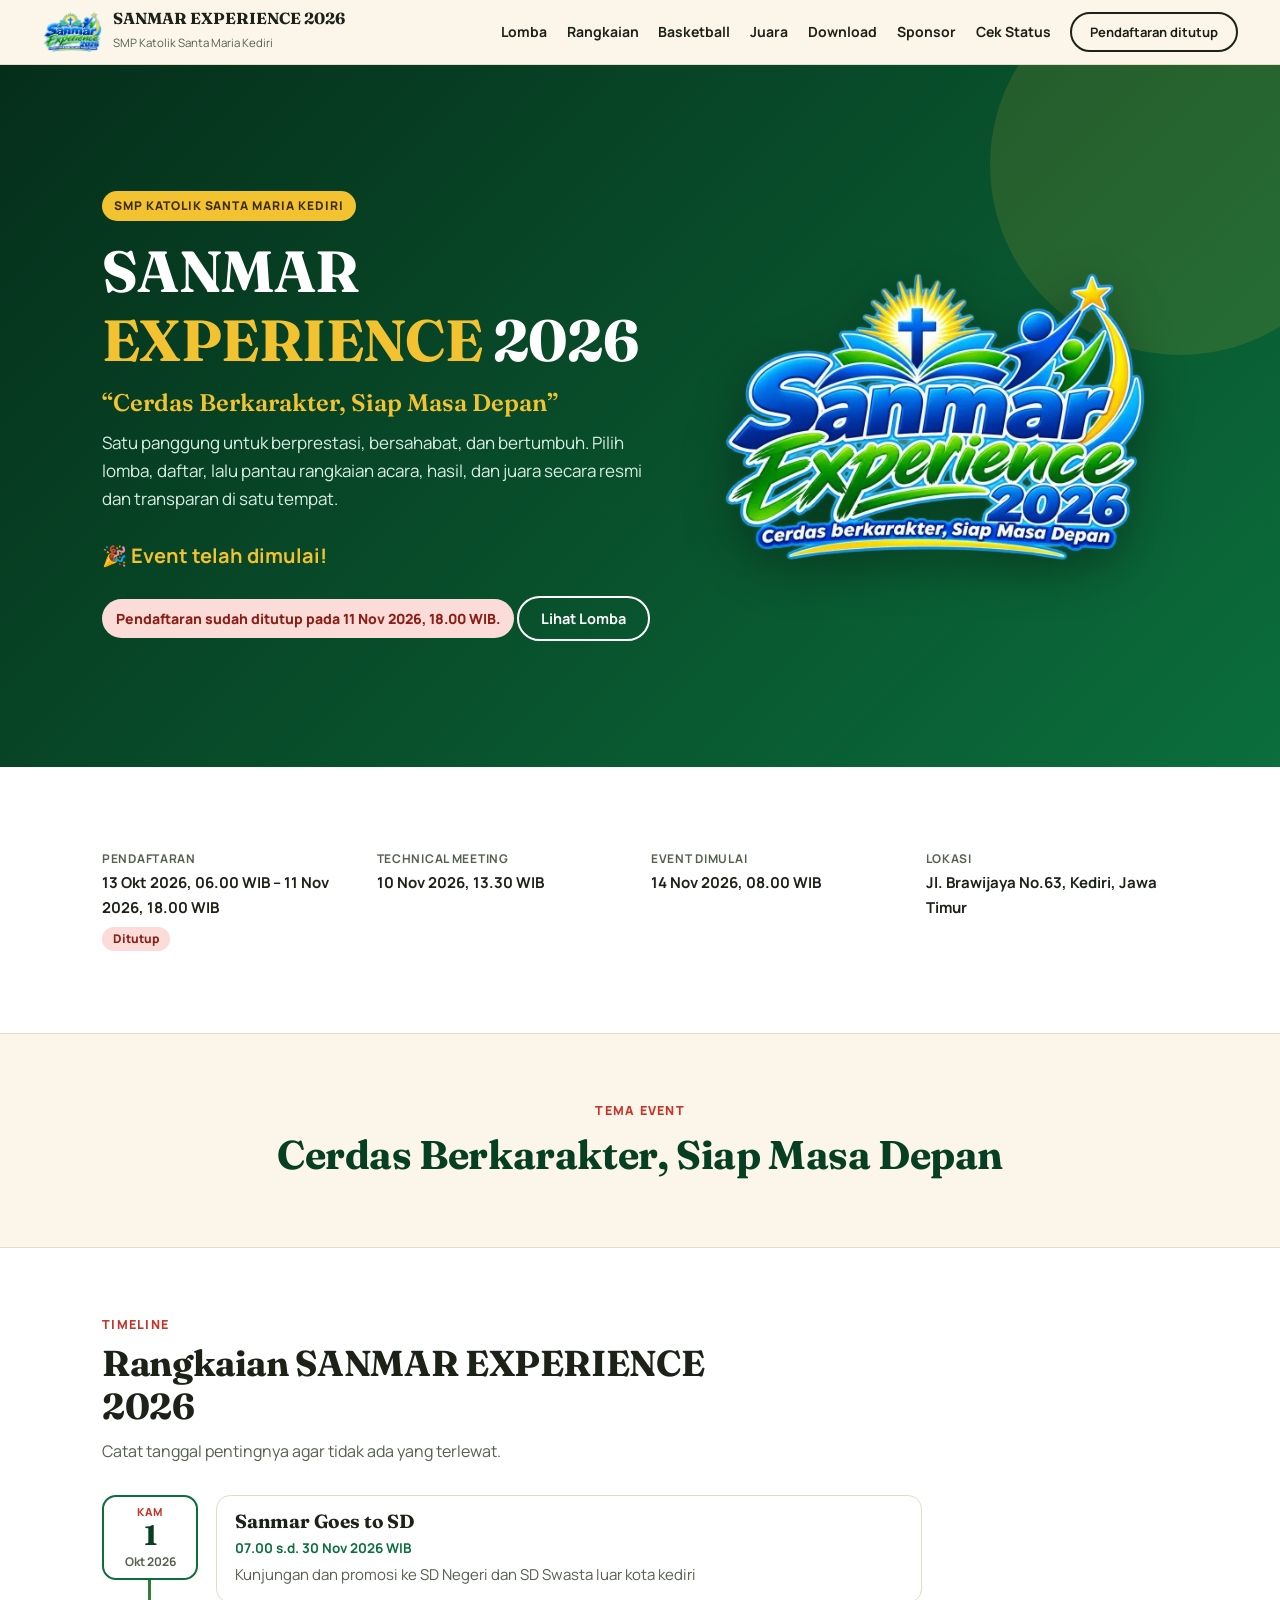
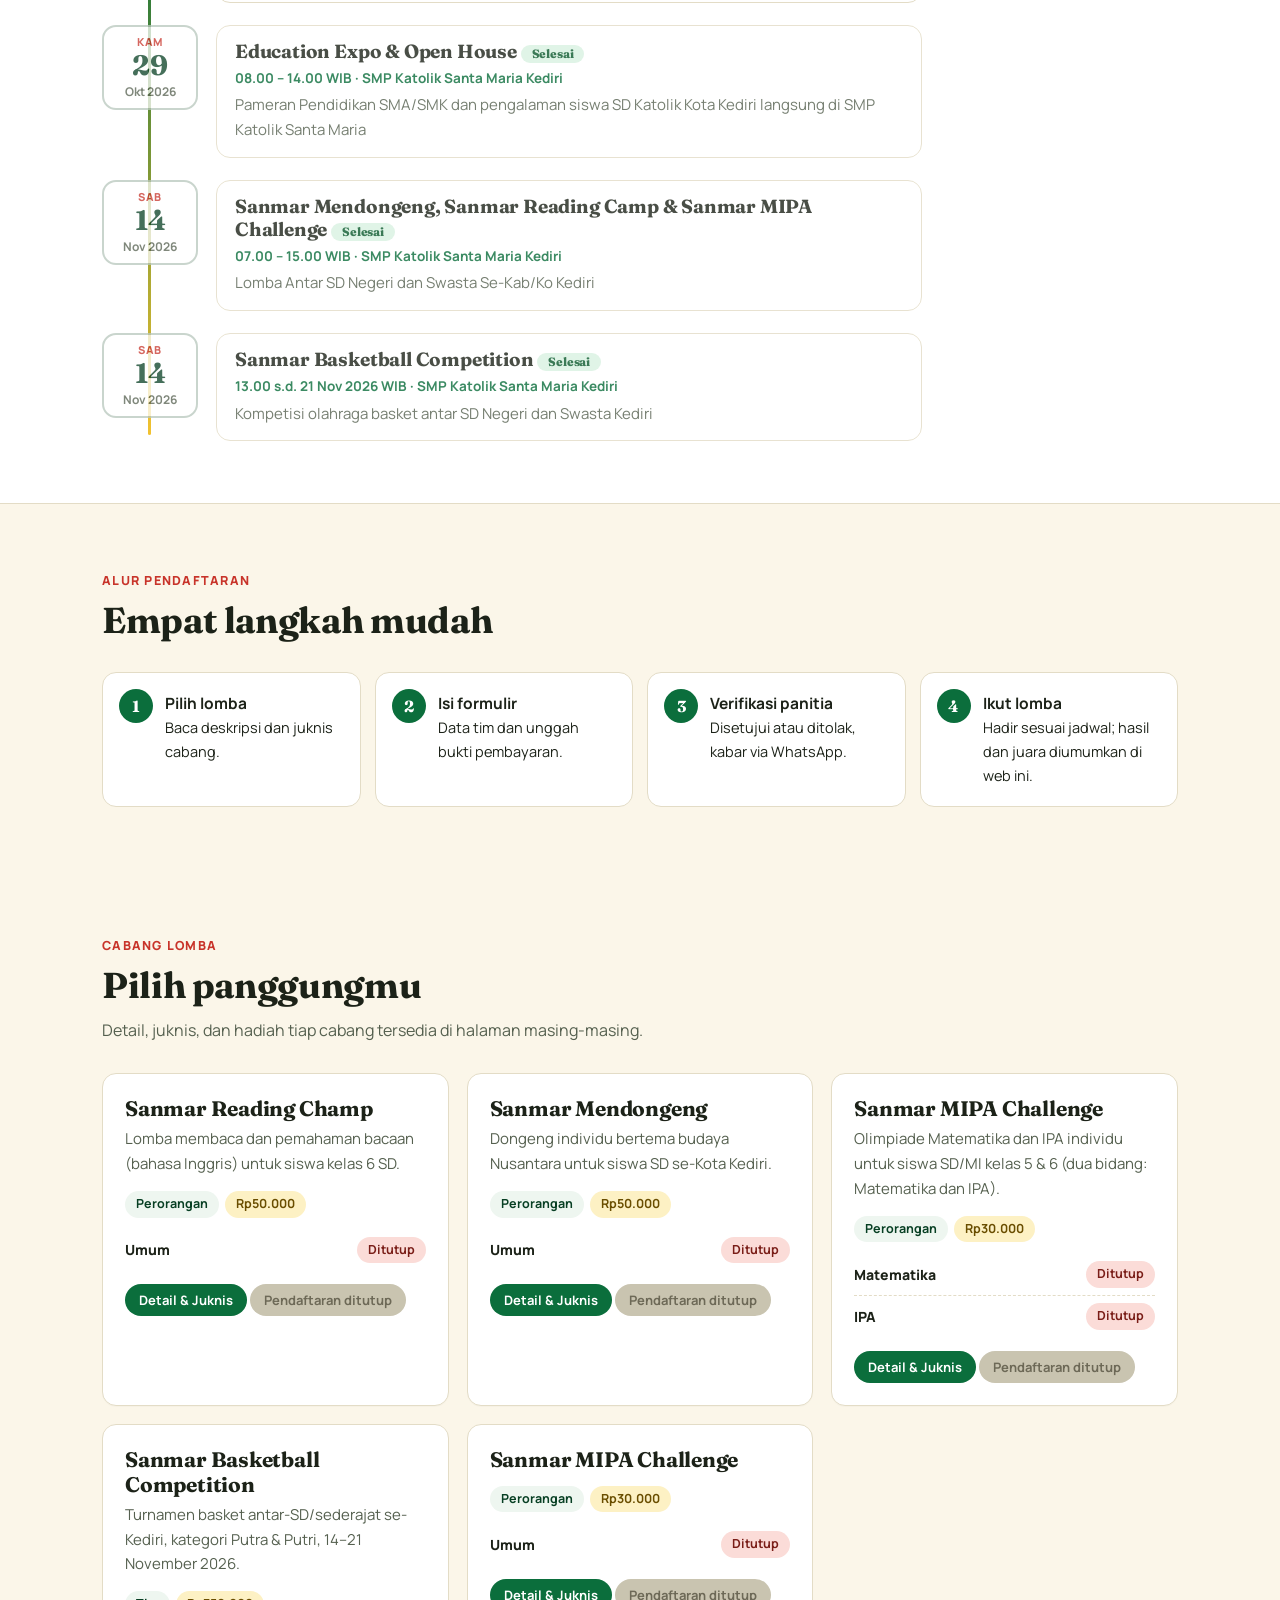
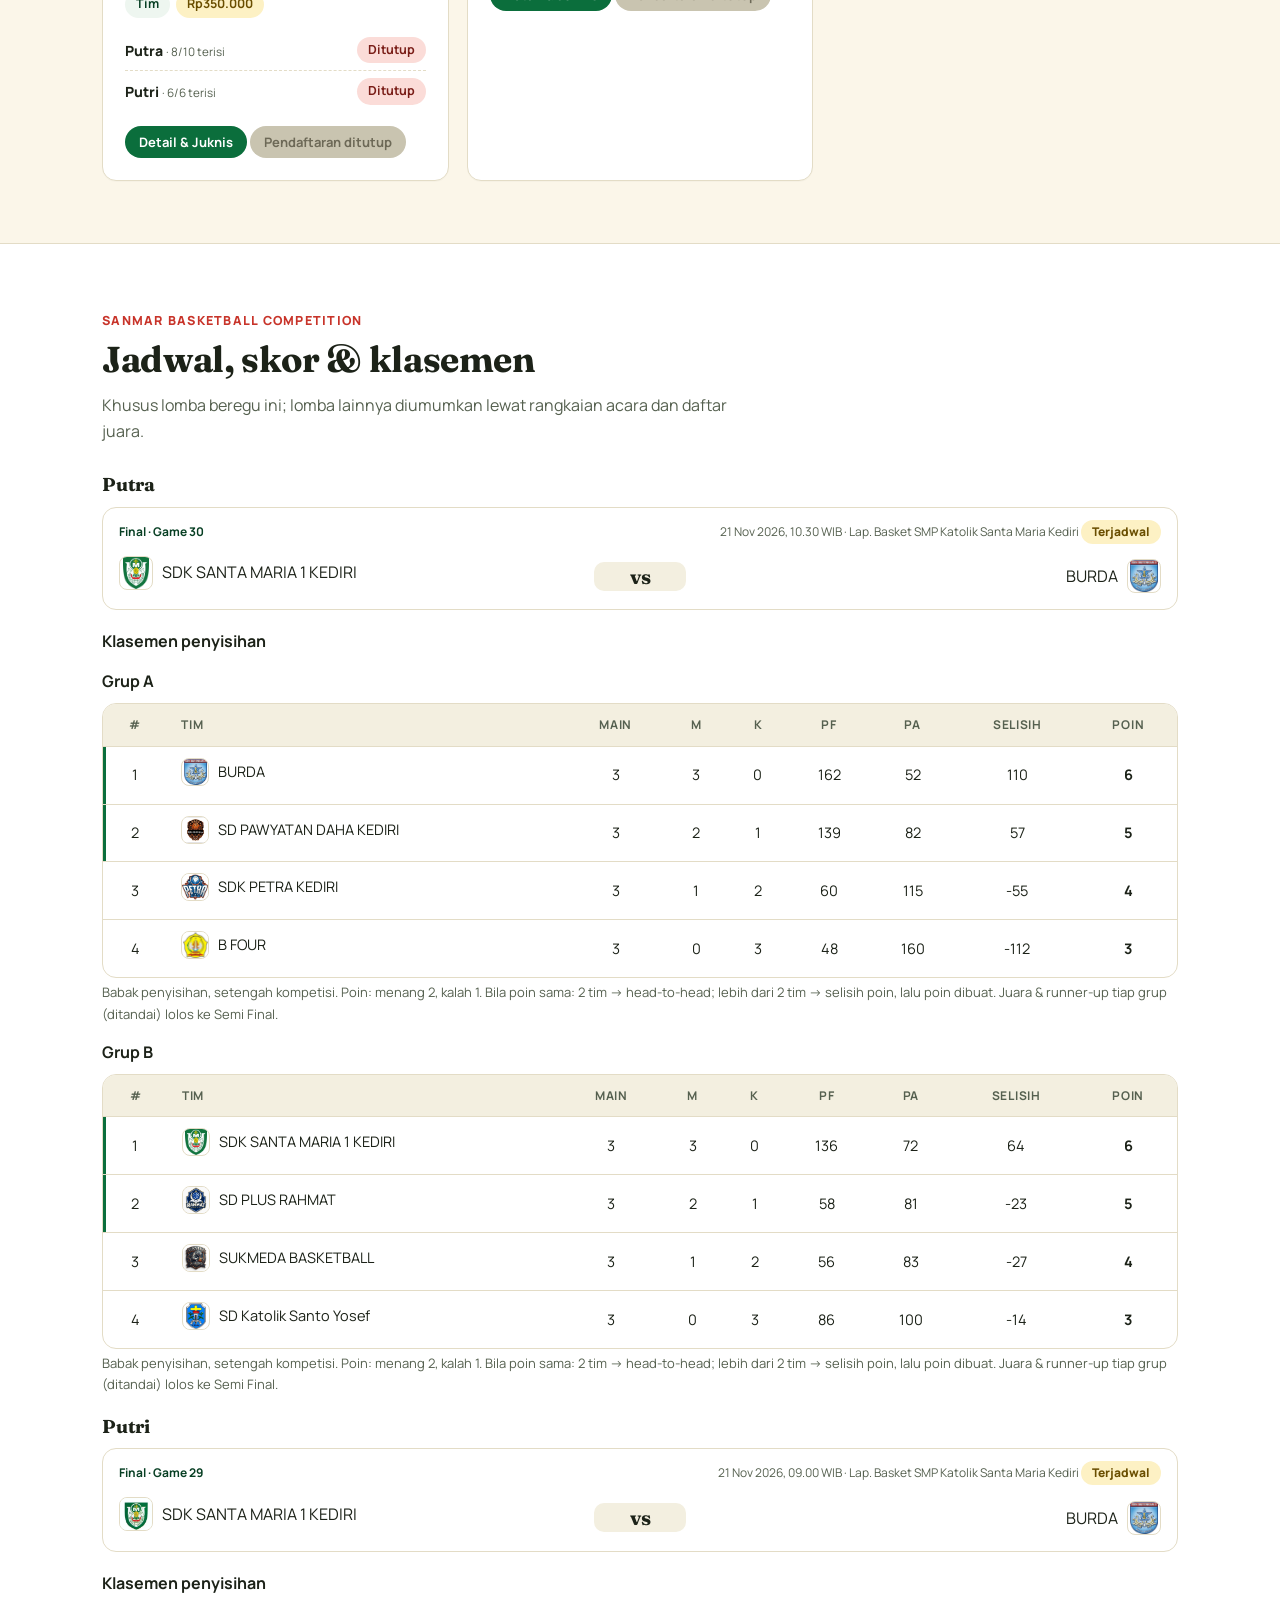
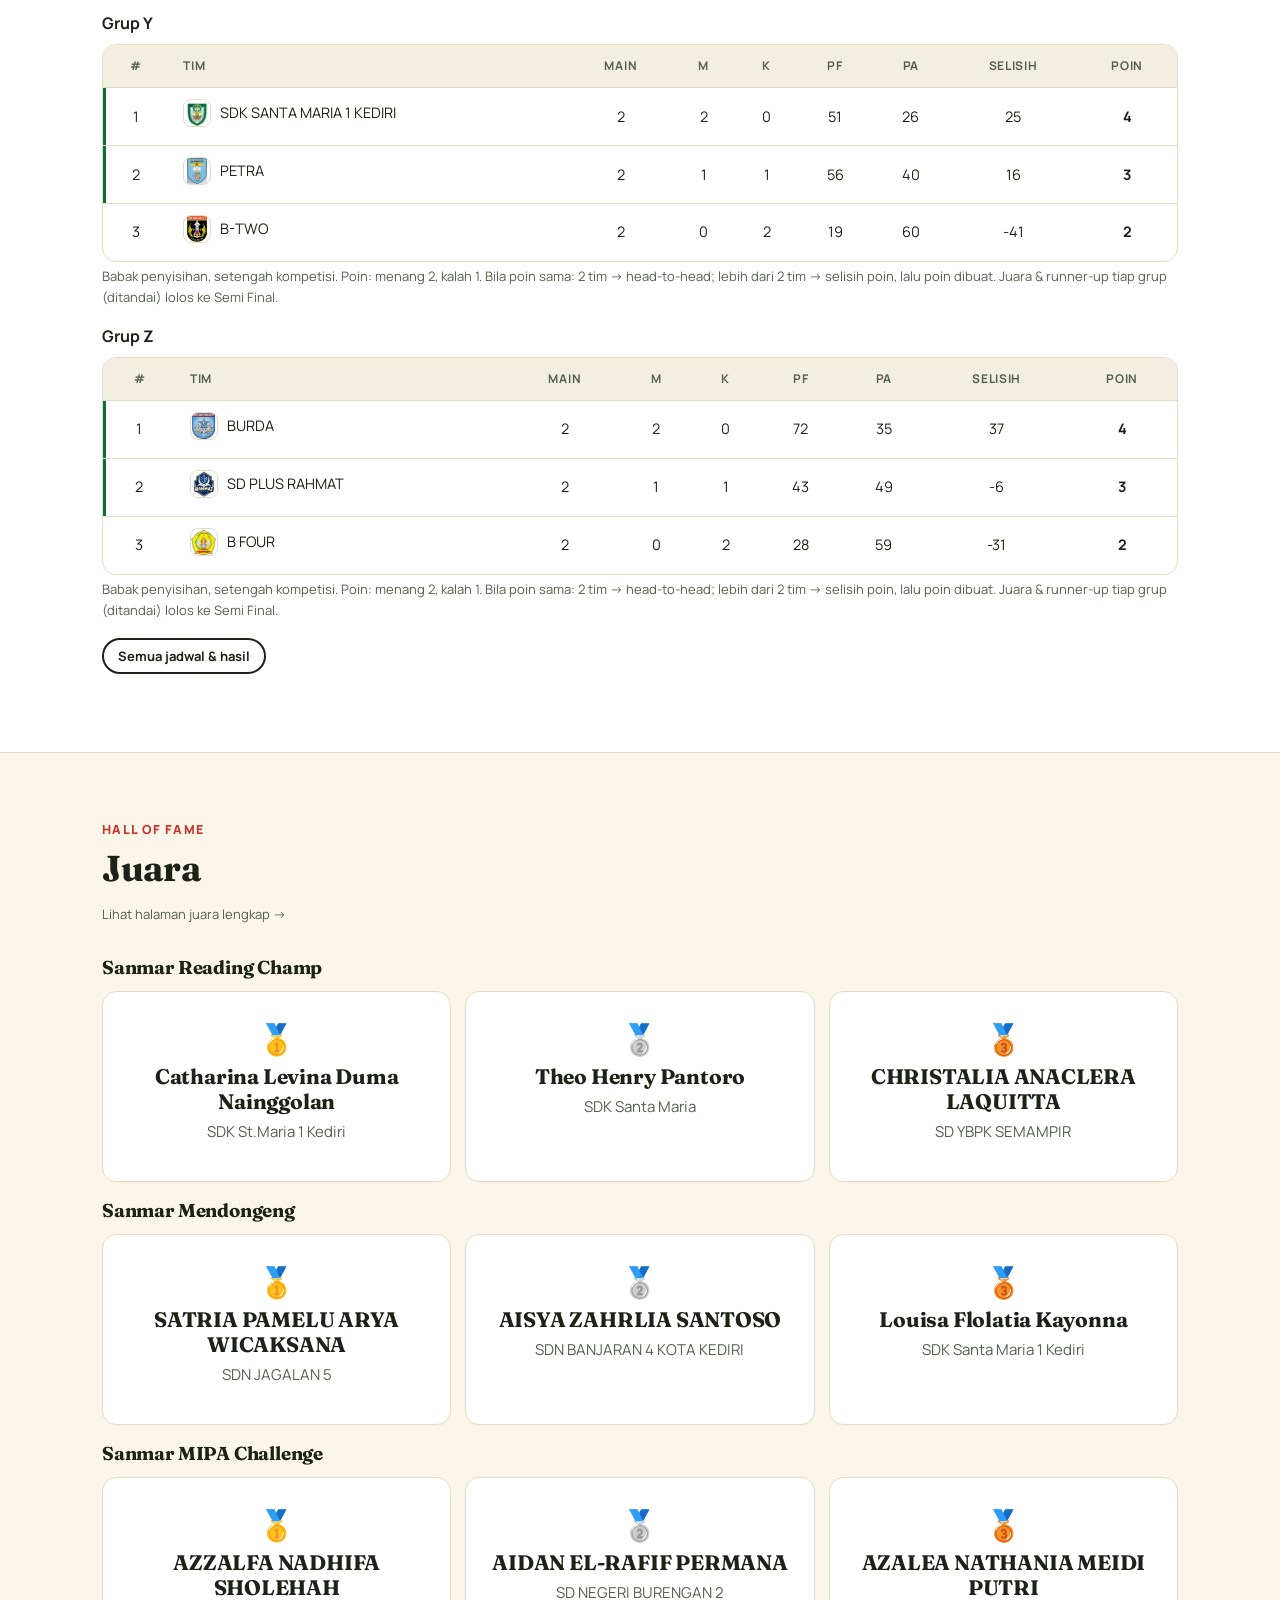
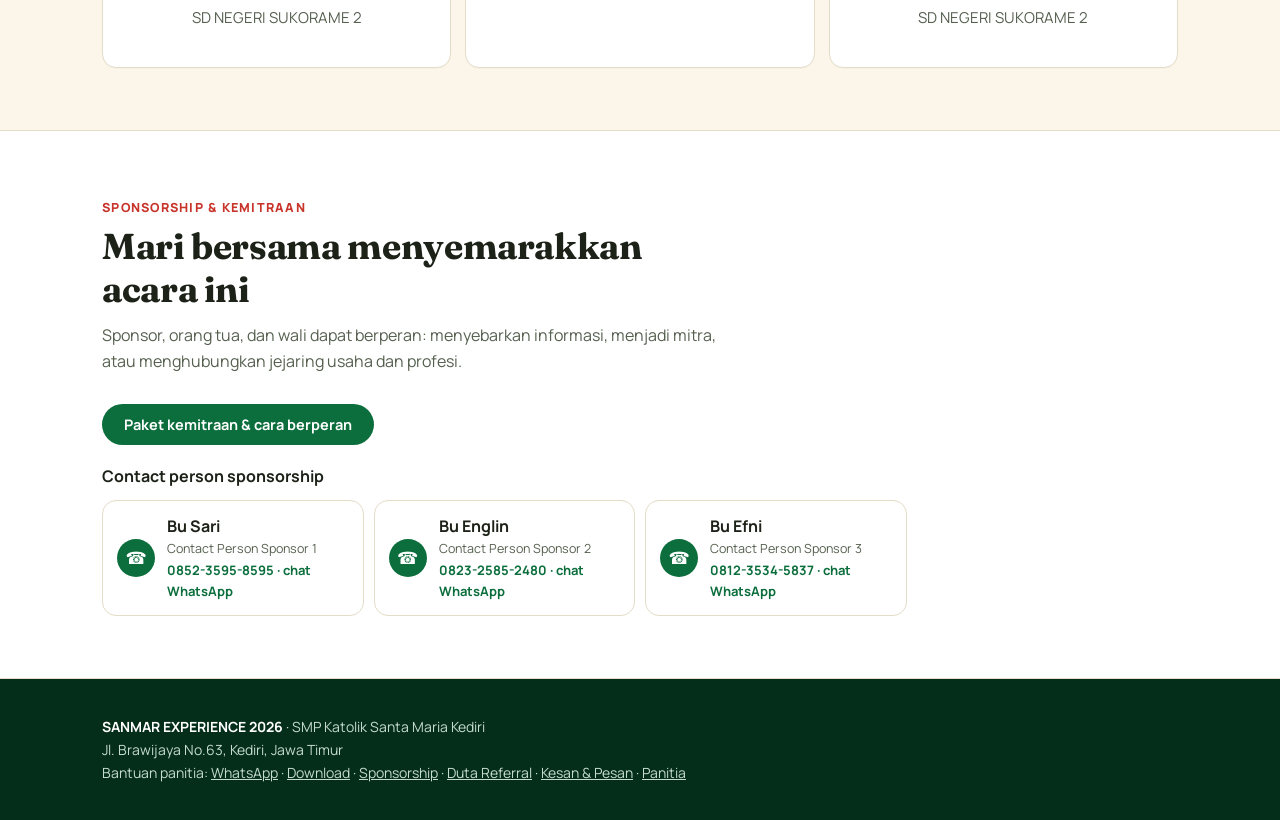
<file: index.html>
<!doctype html>
<html lang="id"><head><meta charset="utf-8"><meta name="viewport" content="width=device-width,initial-scale=1">
<title>SANMAR EXPERIENCE 2026 | SMP Katolik Santa Maria Kediri</title><meta name="description" content="Pendaftaran, rangkaian acara, dan hasil lomba resmi SANMAR EXPERIENCE 2026 di SMP Katolik Santa Maria Kediri.">
<link rel="icon" href="assets/img/favicon.png" sizes="any"><link rel="apple-touch-icon" href="assets/img/apple-touch-icon.png">
<link rel="preconnect" href="https://fonts.googleapis.com"><link rel="preconnect" href="https://fonts.gstatic.com" crossorigin>
<link href="https://fonts.googleapis.com/css2?family=Fraunces:wght@600;700&family=Manrope:wght@400;600;700;800&display=swap" rel="stylesheet">
<link rel="stylesheet" href="assets/style.css">
</head><body>
<header class="top"><div class="wrap">
  <a class="brand" href="index.html"><img data-logo src="assets/img/logo.webp" alt="Logo SANMAR EXPERIENCE 2026" height="42" style="width:auto"><span><b data-event-name>SANMAR EXPERIENCE 2026</b><small data-sekolah>SMP Katolik Santa Maria Kediri</small></span></a>
  <button class="burger" id="navBtn" type="button" aria-label="Buka menu" aria-controls="nv" aria-expanded="false">☰</button>
  <nav class="nav" id="nv">
    <a href="index.html#lomba">Lomba</a><a href="index.html#rangkaian">Rangkaian</a><a href="index.html#skor-bola-basket">Basketball</a><a href="pemenang.html">Juara</a><a href="download.html">Download</a><a href="sponsor.html">Sponsor</a><a href="cek-status.html">Cek Status</a>
    <a class="btn sm ghost" id="navReg" href="register.html">Pendaftaran ditutup</a>
  </nav></div></header>
<div class="nav-ov" id="navOv"></div>

<section class="hero"><div class="wrap">
  <div>
    <span class="kicker" data-sekolah>SMP Katolik Santa Maria Kediri</span>
    <h1>SANMAR <em>EXPERIENCE</em> 2026</h1>
    <div class="tema-t" id="heroTema">“Cerdas Berkarakter, Siap Masa Depan”</div>
    <p id="heroDesc">Satu panggung untuk berprestasi, bersahabat, dan bertumbuh. Pilih lomba, daftar, lalu pantau rangkaian acara, hasil, dan juara secara resmi dan transparan di satu tempat.</p>
    <div class="cd" id="cd" aria-live="polite">
      <div class="cd-lbl" id="cdLabel">Event dimulai 14 Nov 2026, 08.00 WIB</div>
      <div class="cd-row"><div><b id="cd-d">--</b><small>Hari</small></div><div><b id="cd-h">--</b><small>Jam</small></div><div><b id="cd-m">--</b><small>Menit</small></div><div><b id="cd-s">--</b><small>Detik</small></div></div>
    </div>
    <span class="badge bad" id="regBadge" style="font-size:14px;padding:8px 14px">Pendaftaran sudah ditutup pada 11 Nov 2026, 18.00 WIB.</span>
    <a class="btn ghost" style="color:#fff;border-color:#fff" href="#lomba">Lihat Lomba</a>
  </div>
  <img data-logo src="assets/img/logo.webp" alt="Logo SANMAR EXPERIENCE 2026" style="height:auto;max-height:305px;object-fit:contain">
</div></section>

<section class="infostrip"><div class="wrap" id="infoStrip">
  <div><small>Pendaftaran</small><b>13 Okt 2026, 06.00 WIB – 11 Nov 2026, 18.00 WIB</b><span class="badge bad">Ditutup</span></div>
  <div><small>Technical Meeting</small><b>10 Nov 2026, 13.30 WIB</b></div>
  <div><small>Event dimulai</small><b>14 Nov 2026, 08.00 WIB</b></div>
  <div><small>Lokasi</small><b>Jl. Brawijaya No.63, Kediri, Jawa Timur</b></div>
</div></section>

<section id="tema"><div class="wrap"><div class="tema-box"><span class="eyebrow">Tema Event</span>
  <h2>Cerdas Berkarakter, Siap Masa Depan</h2>
</div></div></section>

<section class="alt" id="rangkaian"><div class="wrap"><div class="head"><span class="eyebrow">Timeline</span><h2>Rangkaian SANMAR EXPERIENCE 2026</h2><p>Catat tanggal pentingnya agar tidak ada yang terlewat.</p></div>
  <ol class="rg" id="timelineList"></ol></div></section>

<section id="alur"><div class="wrap">
  <div class="head"><span class="eyebrow">Alur Pendaftaran</span><h2>Empat langkah mudah</h2></div>
  <div class="steps">
    <div><b>Pilih lomba</b>Baca deskripsi dan juknis cabang.</div>
    <div><b>Isi formulir</b>Data tim dan unggah bukti pembayaran.</div>
    <div><b>Verifikasi panitia</b>Disetujui atau ditolak, kabar via WhatsApp.</div>
    <div><b>Ikut lomba</b>Hadir sesuai jadwal; hasil dan juara diumumkan di web ini.</div>
  </div>
</div></section>

<section id="lomba"><div class="wrap">
  <div class="head"><span class="eyebrow">Cabang Lomba</span><h2>Pilih panggungmu</h2><p>Detail, juknis, dan hadiah tiap cabang tersedia di halaman masing-masing.</p></div>
  <div class="grid" id="lombaGrid"><div class="card"><p>Memuat cabang lomba…</p></div></div>
</div></section>

<section class="alt" id="skor-bola-basket"><div class="wrap">
  <div class="head"><span class="eyebrow">Sanmar Basketball Competition</span><h2>Jadwal, skor &amp; klasemen</h2><p>Khusus lomba beregu ini; lomba lainnya diumumkan lewat rangkaian acara dan daftar juara.</p></div>
  <div id="basketWrap"></div>
</div></section>

<section id="pemenang"><div class="wrap">
  <div class="head"><span class="eyebrow">Hall of Fame</span><h2>Juara</h2><p><a class="help" href="pemenang.html">Lihat halaman juara lengkap →</a></p></div>
  <div id="juaraWrap"></div>
</div></section>

<section class="alt" id="sponsor"><div class="wrap">
  <div class="head"><span class="eyebrow">Sponsorship &amp; Kemitraan</span><h2>Mari bersama menyemarakkan acara ini</h2><p>Sponsor, orang tua, dan wali dapat berperan: menyebarkan informasi, menjadi mitra, atau menghubungkan jejaring usaha dan profesi.</p></div>
  <p><a class="btn" href="sponsor.html">Paket kemitraan &amp; cara berperan</a></p>
  <div style="margin-top:18px"><b>Contact person sponsorship</b><div style="margin-top:10px"><div class="cp-wrap" id="cpSponsor"></div></div></div>
</div></section>

<footer><div class="wrap">
  <b>SANMAR EXPERIENCE 2026</b> · SMP Katolik Santa Maria Kediri<br>Jl. Brawijaya No.63, Kediri, Jawa Timur<br>
  Bantuan panitia: <a href="https://wa.me/6285607606423" target="_blank" rel="noopener">WhatsApp</a>
  · <a href="download.html">Download</a> · <a href="sponsor.html">Sponsorship</a> · <a href="referral.html">Duta Referral</a> · <a href="kesan-pesan.html">Kesan &amp; Pesan</a> · <a href="admin/">Panitia</a>
</div></footer>
<button type="button" id="toTop" class="totop noprint" aria-label="Kembali ke atas" title="Kembali ke atas"><svg viewBox="0 0 24 24" width="20" height="20" fill="none" stroke="currentColor" stroke-width="2.6" stroke-linecap="round" stroke-linejoin="round" aria-hidden="true"><path d="M5 15l7-7 7 7"/></svg></button>

<script src="assets/js/config.js"></script>
<script src="assets/js/seed.js"></script>
<script src="assets/js/core.js"></script>
<script src="assets/js/api.js"></script>
<script src="assets/js/site.js"></script>
<script src="assets/js/home.js"></script>
</body></html>
</file>
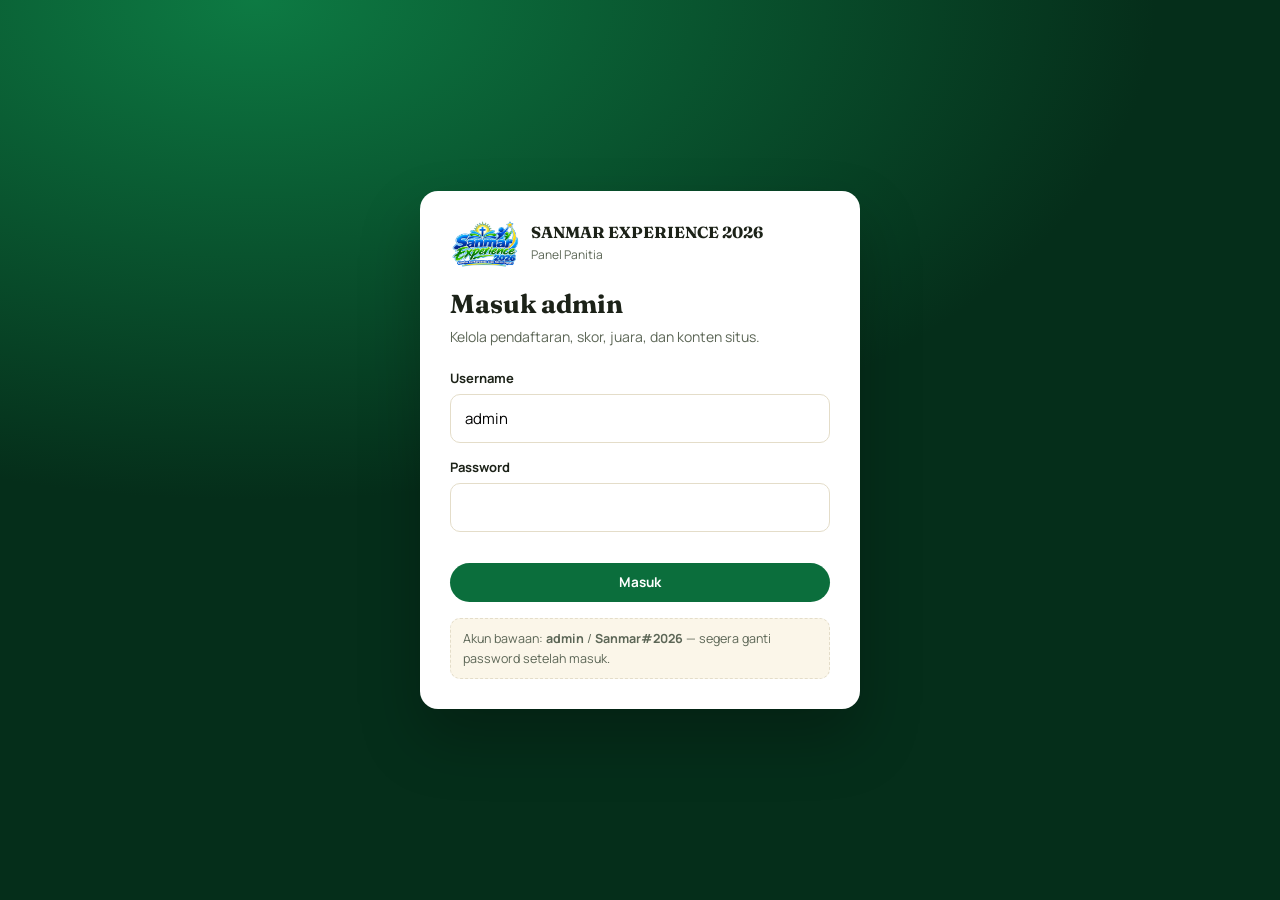
<file: admin/index.html>
<!doctype html>
<html lang="id"><head><meta charset="utf-8"><meta name="viewport" content="width=device-width,initial-scale=1">
<title>Panel Panitia — SANMAR EXPERIENCE 2026</title>
<meta name="robots" content="noindex,nofollow">
<link rel="icon" href="../assets/img/favicon.png" sizes="any">
<link rel="preconnect" href="https://fonts.googleapis.com"><link rel="preconnect" href="https://fonts.gstatic.com" crossorigin>
<link href="https://fonts.googleapis.com/css2?family=Fraunces:wght@600;700&family=Manrope:wght@400;600;700;800&display=swap" rel="stylesheet">
<link rel="stylesheet" href="../assets/css/admin.css">
</head><body>

<div id="loginView" class="login-wrap">
  <div class="login-card">
    <div class="brand"><img src="../assets/img/logo.webp" alt="Logo SANMAR EXPERIENCE 2026"><span><b>SANMAR EXPERIENCE 2026</b><small>Panel Panitia</small></span></div>
    <div id="loginInner">
      <h1>Masuk admin</h1>
      <p class="sub">Kelola pendaftaran, skor, juara, dan konten situs.</p>
      <form id="loginForm">
        <label for="username">Username</label>
        <input id="username" name="username" value="admin" autocomplete="username" required>
        <label for="password">Password</label>
        <input id="password" name="password" type="password" autocomplete="current-password" required>
        <p><button class="btn" id="loginBtn" style="width:100%;justify-content:center;margin-top:16px">Masuk</button></p>
        <div id="loginStatus"></div>
      </form>
      <div class="hint">Akun bawaan: <b>admin</b> / <b>Sanmar#2026</b> — segera ganti password setelah masuk.</div>
    </div>
  </div>
</div>

<div id="appView" class="app" hidden>
  <aside class="side">
    <div class="brand"><img src="../assets/img/logo.webp" alt=""><span><b>SANMAR ADMIN</b><small>EXP 2026</small></span></div>
    <nav id="nav">
      <button data-tab="ringkasan"><span class="dot"></span>Ringkasan</button>
      <button data-tab="pendaftaran"><span class="dot"></span>Pendaftaran</button>
      <button data-tab="pertandingan"><span class="dot"></span>Basket &amp; Skor</button>
      <button data-tab="juara"><span class="dot"></span>Juara</button>
      <button data-tab="lomba"><span class="dot"></span>Lomba &amp; Kategori</button>
      <button data-tab="tim"><span class="dot"></span>Tim Basket</button>
      <button data-tab="sponsor"><span class="dot"></span>Sponsor &amp; Paket</button>
      <button data-tab="rangkaian"><span class="dot"></span>Rangkaian</button>
      <button data-tab="kesan"><span class="dot"></span>Kesan &amp; Pesan</button>
      <button data-tab="referral"><span class="dot"></span>Duta Referral</button>
      <button data-tab="bantuan"><span class="dot"></span>Bantuan Sponsor</button>
      <button data-tab="pengaturan"><span class="dot"></span>Pengaturan</button>
      <button data-tab="akun"><span class="dot"></span>Akun</button>
    </nav>
    <div class="foot">
      <span id="whoami"></span>
      <a href="../index.html" target="_blank">Lihat situs ↗</a>
      <button class="out" id="logoutBtn" type="button">Keluar</button>
    </div>
  </aside>
  <main class="main">
    <div class="topbar">
      <div><h1 id="pageTitle">Ringkasan</h1><div class="sub" id="pageSub"></div></div>
      <div class="actions">
        <a class="btn ghost sm" href="../index.html" target="_blank">Lihat situs</a>
        <button class="btn sm" id="refreshBtn" type="button">Muat ulang</button>
      </div>
    </div>
    <div id="content"></div>
  </main>
</div>

<div class="modal" id="modal" hidden>
  <div class="modal-card">
    <header><h2 id="modalTitle"></h2><button type="button" id="modalClose" aria-label="Tutup">✕</button></header>
    <div class="modal-body" id="modalBody"></div>
  </div>
</div>
<div class="toast" id="toast"></div>

<script src="../assets/js/config.js"></script>
<script src="../assets/js/core.js"></script>
<script src="../assets/js/api.js"></script>
<script src="../assets/js/admin.js"></script>
</body></html>
</file>
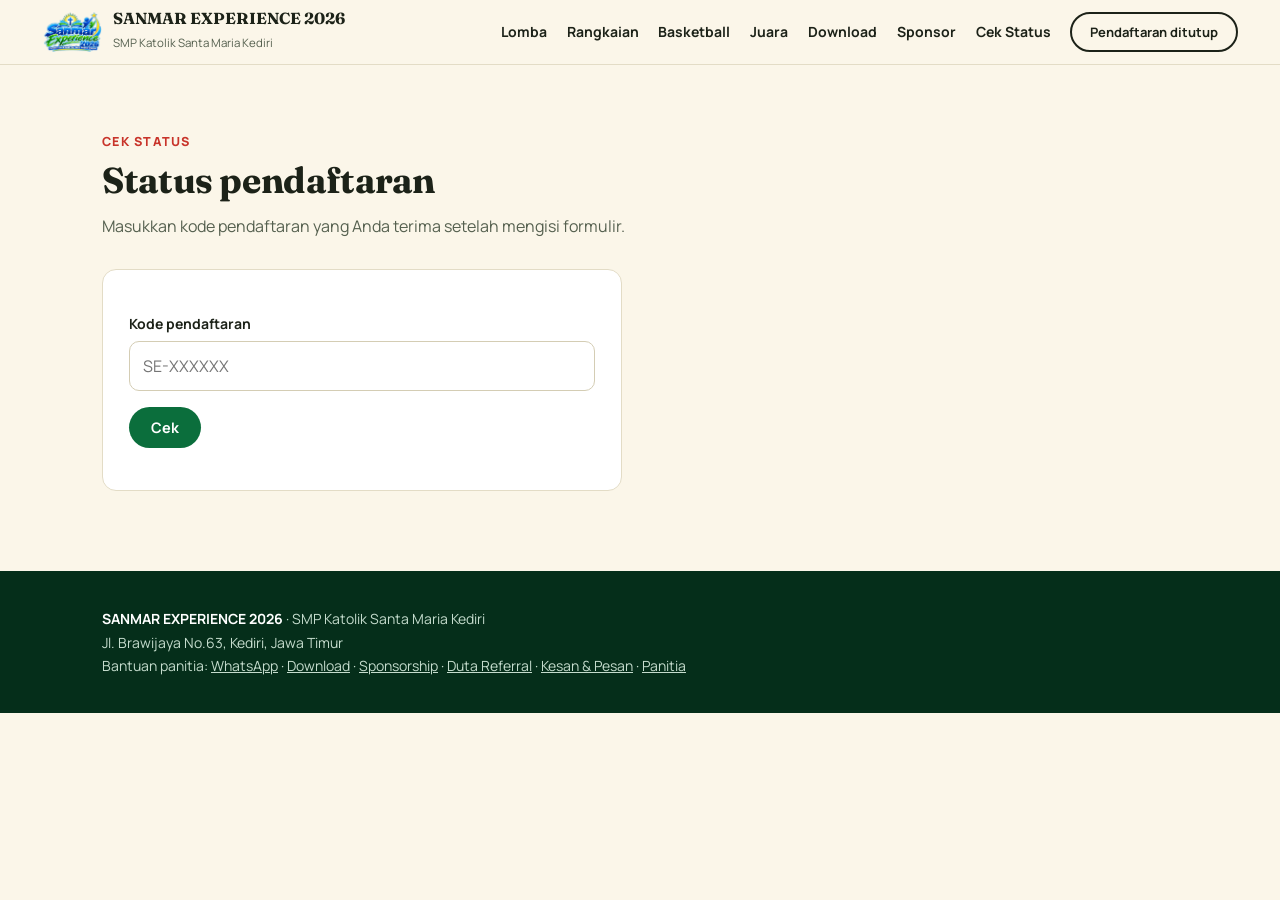
<file: cek-status.html>
<!doctype html>
<html lang="id"><head><meta charset="utf-8"><meta name="viewport" content="width=device-width,initial-scale=1">
<title>Cek Status — SANMAR EXPERIENCE 2026</title><meta name="description" content="Cek status pendaftaran SANMAR EXPERIENCE 2026">
<link rel="icon" href="assets/img/favicon.png" sizes="any"><link rel="apple-touch-icon" href="assets/img/apple-touch-icon.png">
<link rel="preconnect" href="https://fonts.googleapis.com"><link rel="preconnect" href="https://fonts.gstatic.com" crossorigin>
<link href="https://fonts.googleapis.com/css2?family=Fraunces:wght@600;700&family=Manrope:wght@400;600;700;800&display=swap" rel="stylesheet">
<link rel="stylesheet" href="assets/style.css">
</head><body>
<header class="top"><div class="wrap">
  <a class="brand" href="index.html"><img src="assets/img/logo.webp" alt="Logo SANMAR EXPERIENCE 2026" height="42" style="width:auto"><span><b>SANMAR EXPERIENCE 2026</b><small>SMP Katolik Santa Maria Kediri</small></span></a>
  <button class="burger" id="navBtn" type="button" aria-label="Buka menu" aria-controls="nv" aria-expanded="false">☰</button>
  <nav class="nav" id="nv">
    <a href="index.html#lomba">Lomba</a><a href="index.html#rangkaian">Rangkaian</a><a href="index.html#skor-bola-basket">Basketball</a><a href="pemenang.html">Juara</a><a href="download.html">Download</a><a href="sponsor.html">Sponsor</a><a href="cek-status.html">Cek Status</a>
    <a class="btn sm ghost" id="navReg" href="register.html">Pendaftaran ditutup</a>
  </nav></div></header>
<div class="nav-ov" id="navOv"></div>

<section><div class="wrap">
  <div class="head"><span class="eyebrow">Cek Status</span><h2>Status pendaftaran</h2><p>Masukkan kode pendaftaran yang Anda terima setelah mengisi formulir.</p></div>
  <form class="form" id="statusForm" style="max-width:520px"><label>Kode pendaftaran</label><input name="kode" placeholder="SE-XXXXXX" required autocomplete="off"><p><button class="btn">Cek</button></p></form>
  <div id="statusResult" style="max-width:720px;margin-top:18px"></div>
</div></section>
<footer><div class="wrap">
  <b>SANMAR EXPERIENCE 2026</b> · SMP Katolik Santa Maria Kediri<br>Jl. Brawijaya No.63, Kediri, Jawa Timur<br>
  Bantuan panitia: <a href="https://wa.me/6285607606423" target="_blank" rel="noopener">WhatsApp</a>
  · <a href="download.html">Download</a> · <a href="sponsor.html">Sponsorship</a> · <a href="referral.html">Duta Referral</a> · <a href="kesan-pesan.html">Kesan &amp; Pesan</a> · <a href="admin/">Panitia</a>
</div></footer>
<button type="button" id="toTop" class="totop noprint" aria-label="Kembali ke atas" title="Kembali ke atas"><svg viewBox="0 0 24 24" width="20" height="20" fill="none" stroke="currentColor" stroke-width="2.6" stroke-linecap="round" stroke-linejoin="round" aria-hidden="true"><path d="M5 15l7-7 7 7"/></svg></button>
<script src="assets/js/config.js"></script>
<script src="assets/js/seed.js"></script>
<script src="assets/js/core.js"></script>
<script src="assets/js/api.js"></script>
<script src="assets/js/site.js"></script>
<script src="assets/js/cek-status.js"></script>
</body></html>
</file>
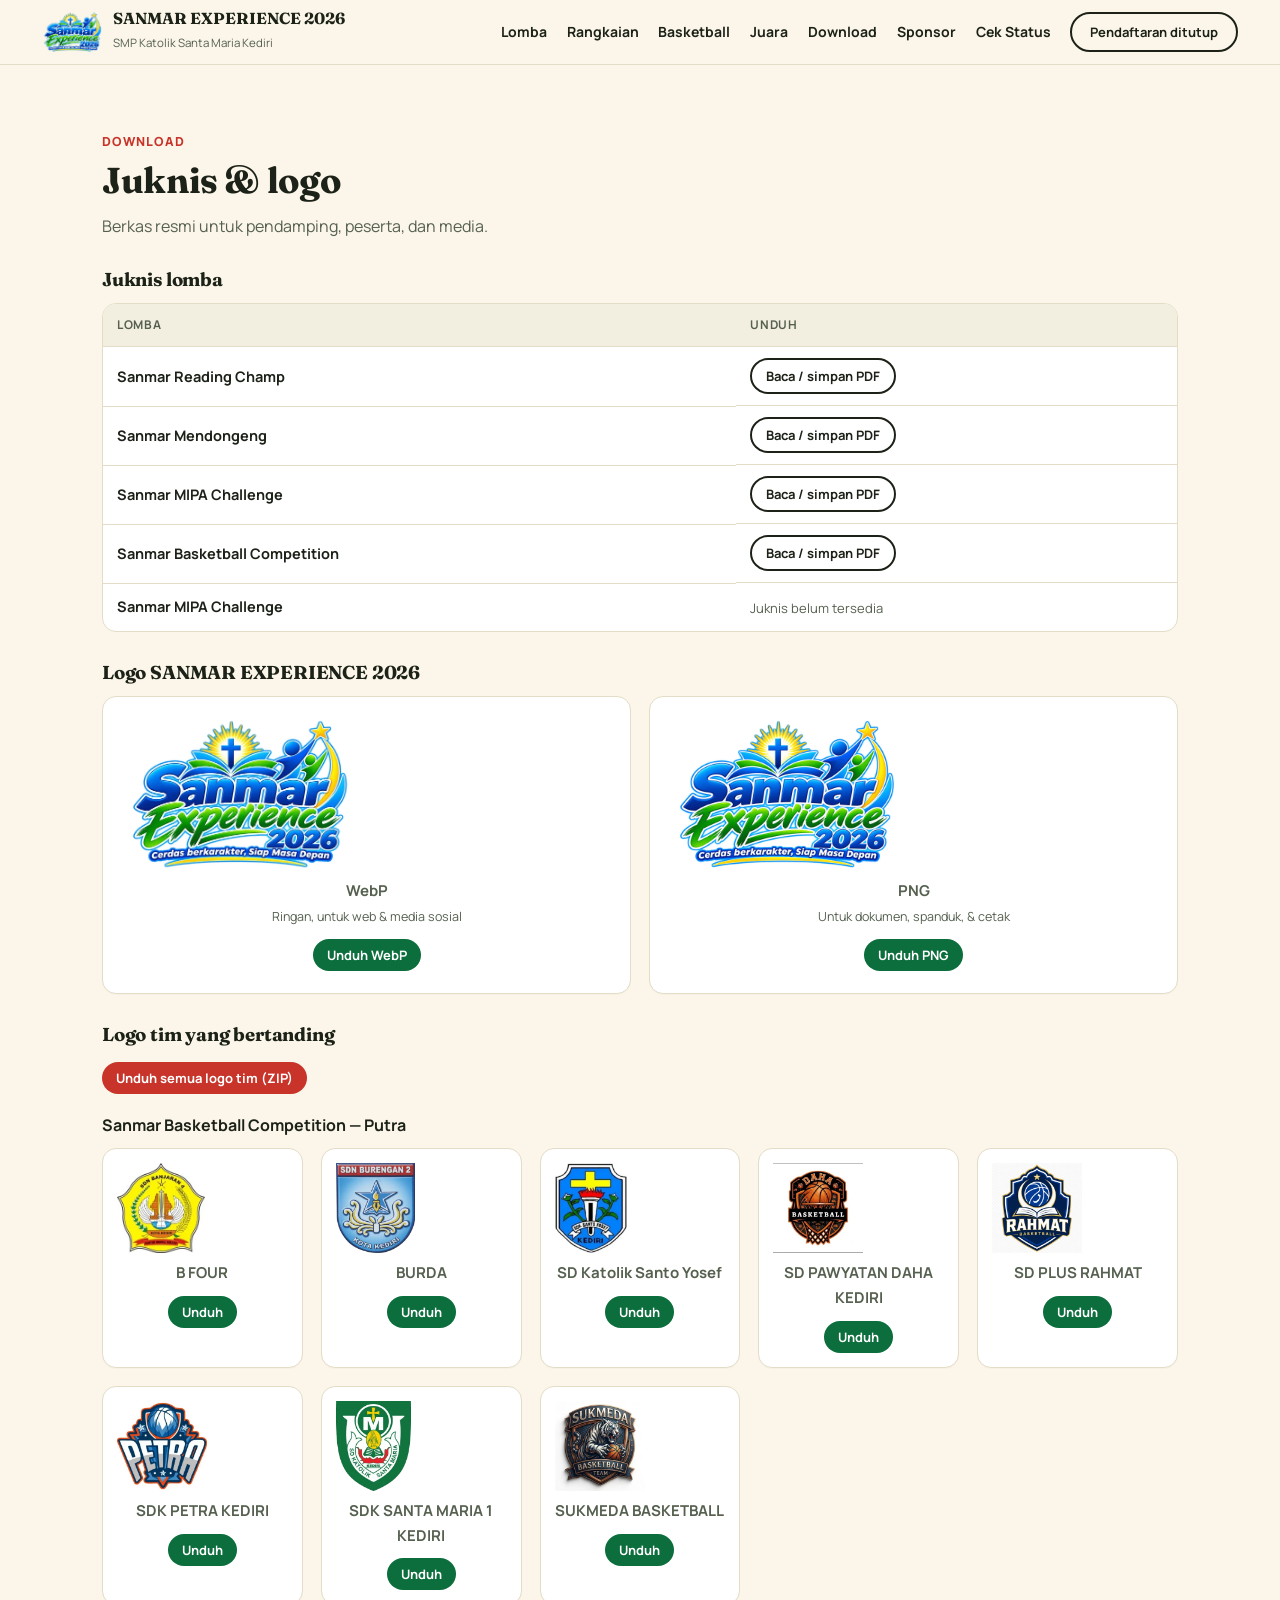
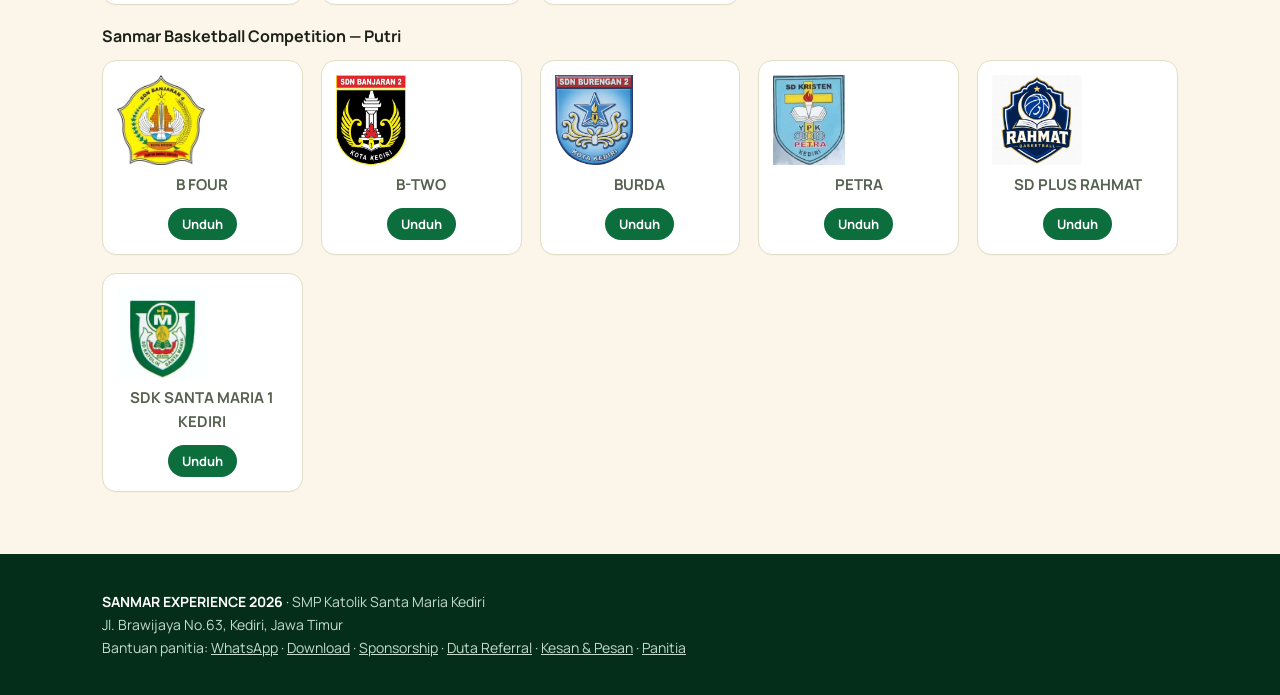
<file: download.html>
<!doctype html>
<html lang="id"><head><meta charset="utf-8"><meta name="viewport" content="width=device-width,initial-scale=1">
<title>Download — SANMAR EXPERIENCE 2026</title><meta name="description" content="Juknis dan logo resmi SANMAR EXPERIENCE 2026">
<link rel="icon" href="assets/img/favicon.png" sizes="any"><link rel="apple-touch-icon" href="assets/img/apple-touch-icon.png">
<link rel="preconnect" href="https://fonts.googleapis.com"><link rel="preconnect" href="https://fonts.gstatic.com" crossorigin>
<link href="https://fonts.googleapis.com/css2?family=Fraunces:wght@600;700&family=Manrope:wght@400;600;700;800&display=swap" rel="stylesheet">
<link rel="stylesheet" href="assets/style.css">
</head><body>
<header class="top"><div class="wrap">
  <a class="brand" href="index.html"><img src="assets/img/logo.webp" alt="Logo SANMAR EXPERIENCE 2026" height="42" style="width:auto"><span><b>SANMAR EXPERIENCE 2026</b><small>SMP Katolik Santa Maria Kediri</small></span></a>
  <button class="burger" id="navBtn" type="button" aria-label="Buka menu" aria-controls="nv" aria-expanded="false">☰</button>
  <nav class="nav" id="nv">
    <a href="index.html#lomba">Lomba</a><a href="index.html#rangkaian">Rangkaian</a><a href="index.html#skor-bola-basket">Basketball</a><a href="pemenang.html">Juara</a><a href="download.html">Download</a><a href="sponsor.html">Sponsor</a><a href="cek-status.html">Cek Status</a>
    <a class="btn sm ghost" id="navReg" href="register.html">Pendaftaran ditutup</a>
  </nav></div></header>
<div class="nav-ov" id="navOv"></div>

<section><div class="wrap">
  <div class="head"><span class="eyebrow">Download</span><h2>Juknis &amp; logo</h2><p>Berkas resmi untuk pendamping, peserta, dan media.</p></div>

  <h3 style="margin:8px 0 12px">Juknis lomba</h3>
  <div class="tw" style="background:#fff"><table>
    <tr><th>Lomba</th><th>Unduh</th></tr>
    <tbody id="juknisRows"><tr><td colspan="2">Memuat…</td></tr></tbody>
  </table></div>

  <h3 style="margin:30px 0 12px">Logo SANMAR EXPERIENCE 2026</h3>
  <div class="grid" id="logoEvent" style="grid-template-columns:repeat(auto-fit,minmax(240px,1fr))"></div>

  <h3 style="margin:30px 0 6px">Logo tim yang bertanding</h3>
  <p><a class="btn sm red" href="assets/img/logo-tim.zip" download="Logo-Tim-SANMAR-EXPERIENCE-2026.zip">Unduh semua logo tim (ZIP)</a></p>
  <div id="logoGroups"></div>
</div></section>
<footer><div class="wrap">
  <b>SANMAR EXPERIENCE 2026</b> · SMP Katolik Santa Maria Kediri<br>Jl. Brawijaya No.63, Kediri, Jawa Timur<br>
  Bantuan panitia: <a href="https://wa.me/6285607606423" target="_blank" rel="noopener">WhatsApp</a>
  · <a href="download.html">Download</a> · <a href="sponsor.html">Sponsorship</a> · <a href="referral.html">Duta Referral</a> · <a href="kesan-pesan.html">Kesan &amp; Pesan</a> · <a href="admin/">Panitia</a>
</div></footer>
<button type="button" id="toTop" class="totop noprint" aria-label="Kembali ke atas" title="Kembali ke atas"><svg viewBox="0 0 24 24" width="20" height="20" fill="none" stroke="currentColor" stroke-width="2.6" stroke-linecap="round" stroke-linejoin="round" aria-hidden="true"><path d="M5 15l7-7 7 7"/></svg></button>
<script src="assets/js/config.js"></script>
<script src="assets/js/seed.js"></script>
<script src="assets/js/core.js"></script>
<script src="assets/js/api.js"></script>
<script src="assets/js/site.js"></script>
<script src="assets/js/download.js"></script>
</body></html>
</file>
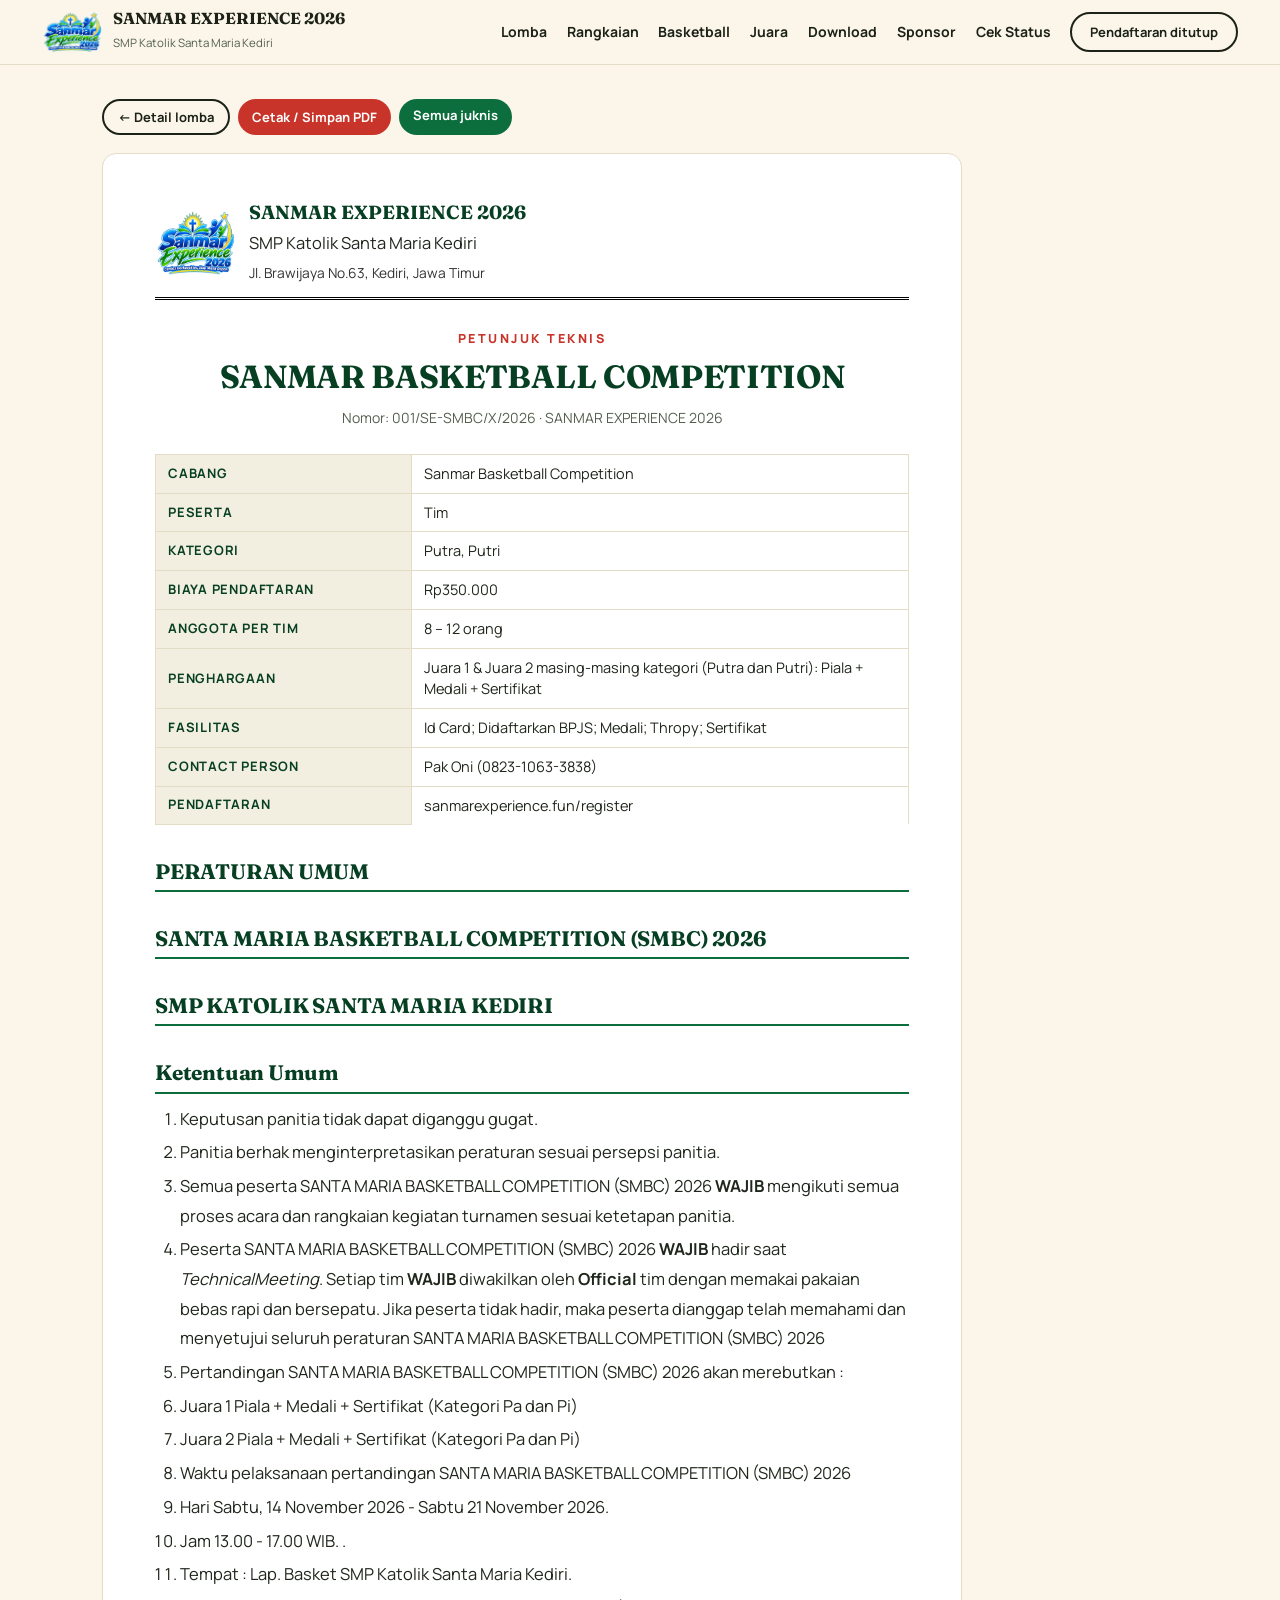
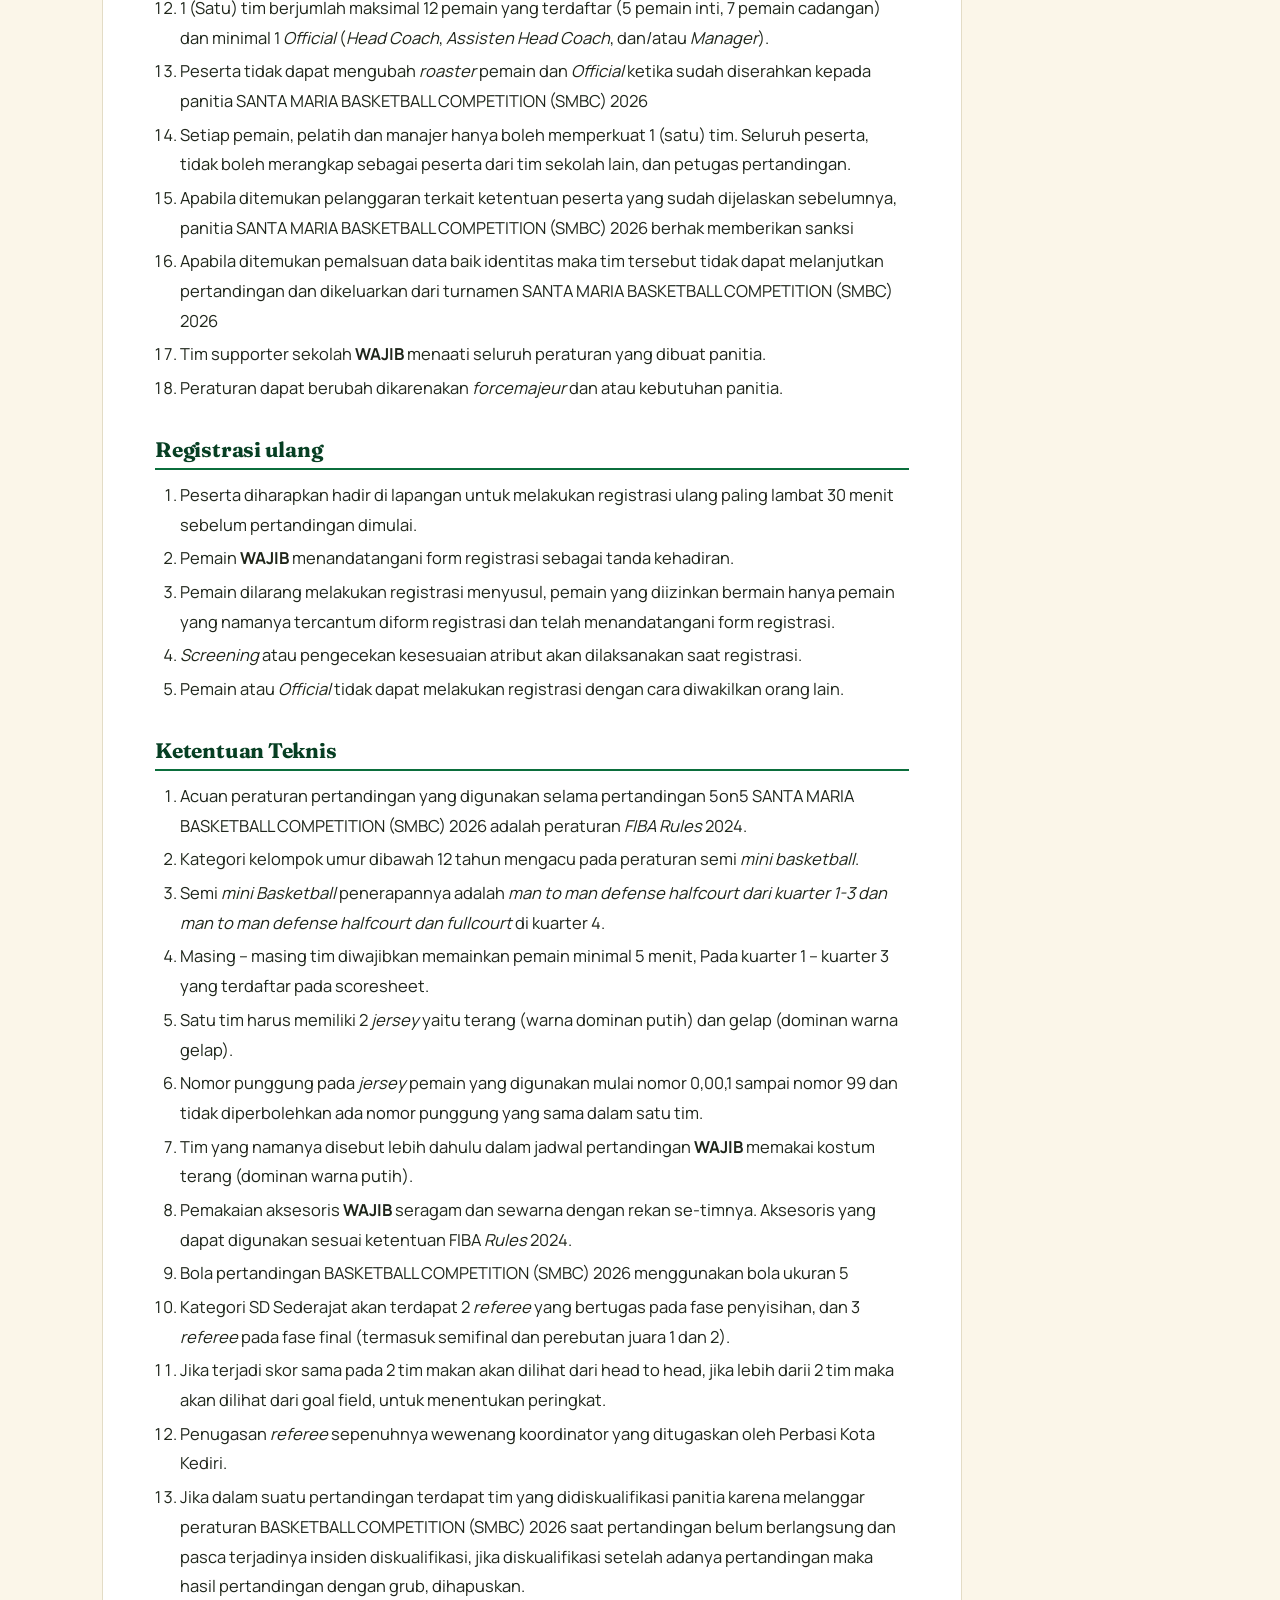
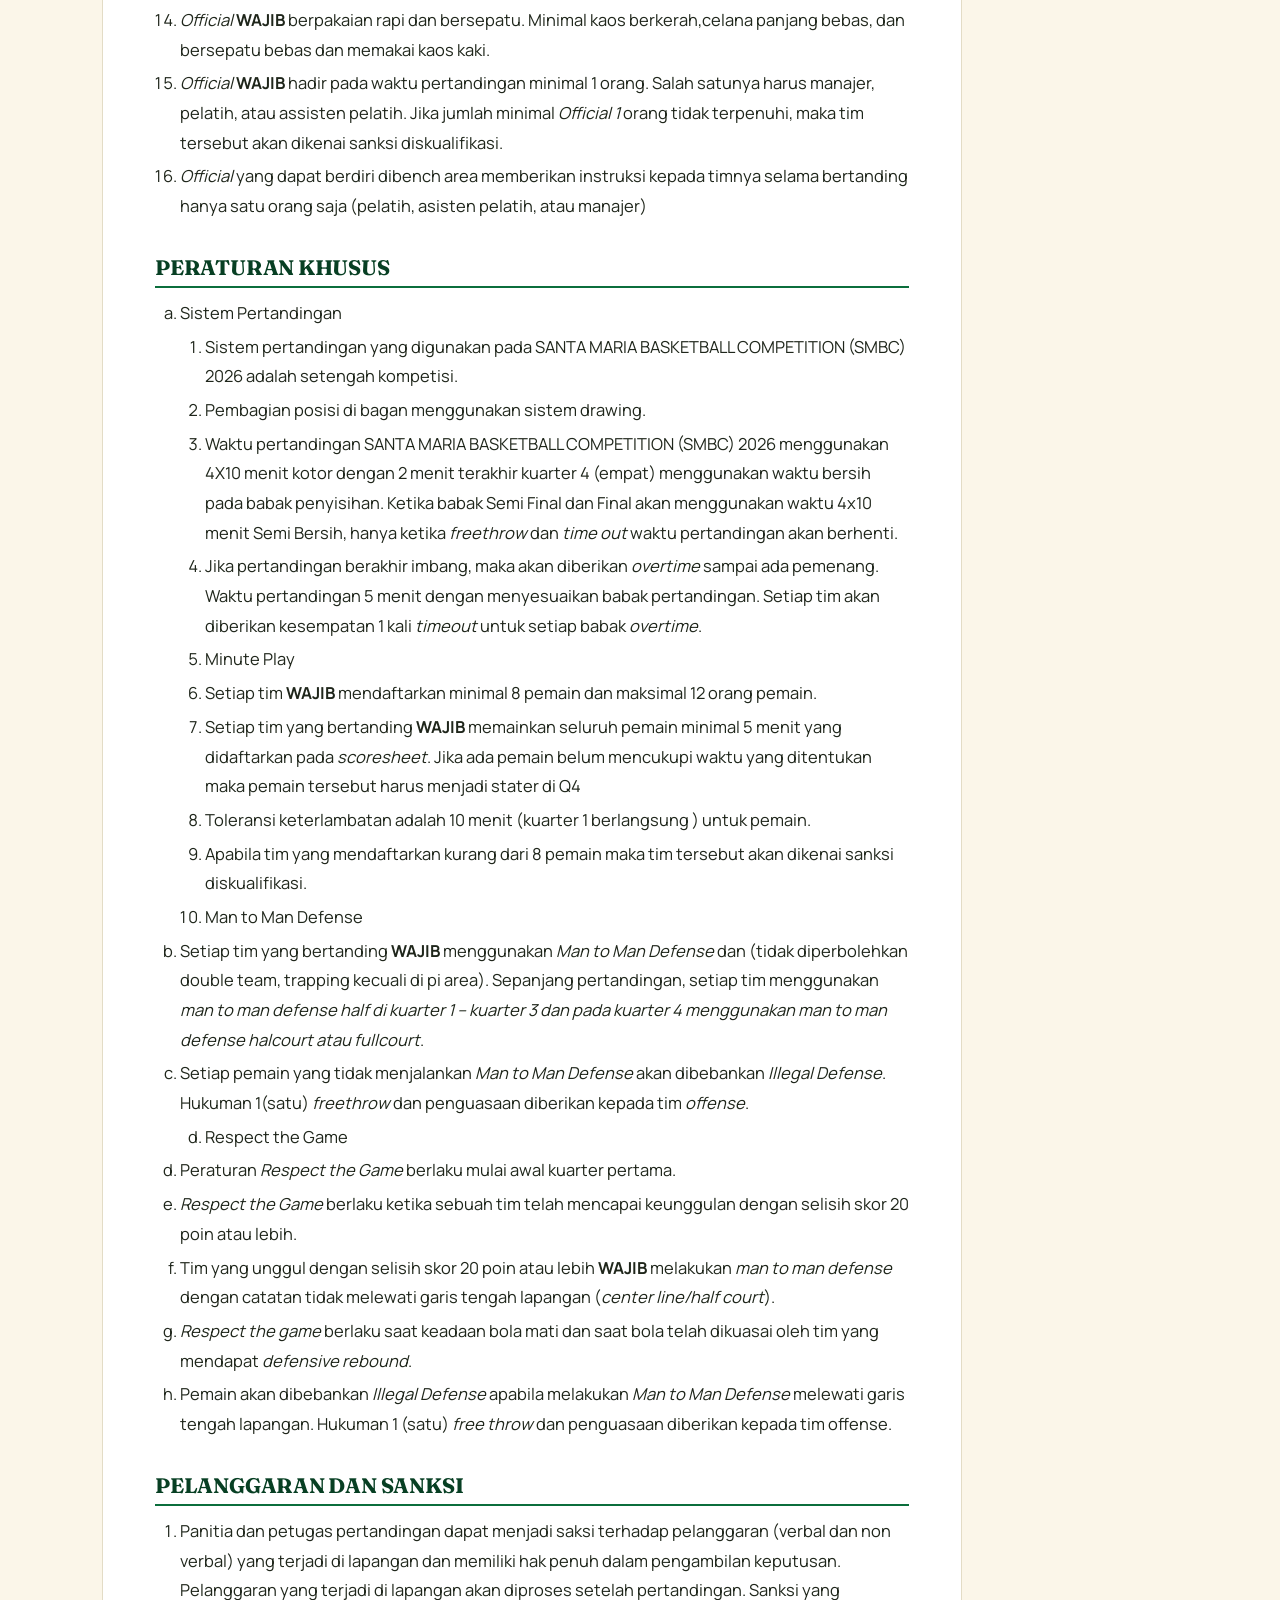
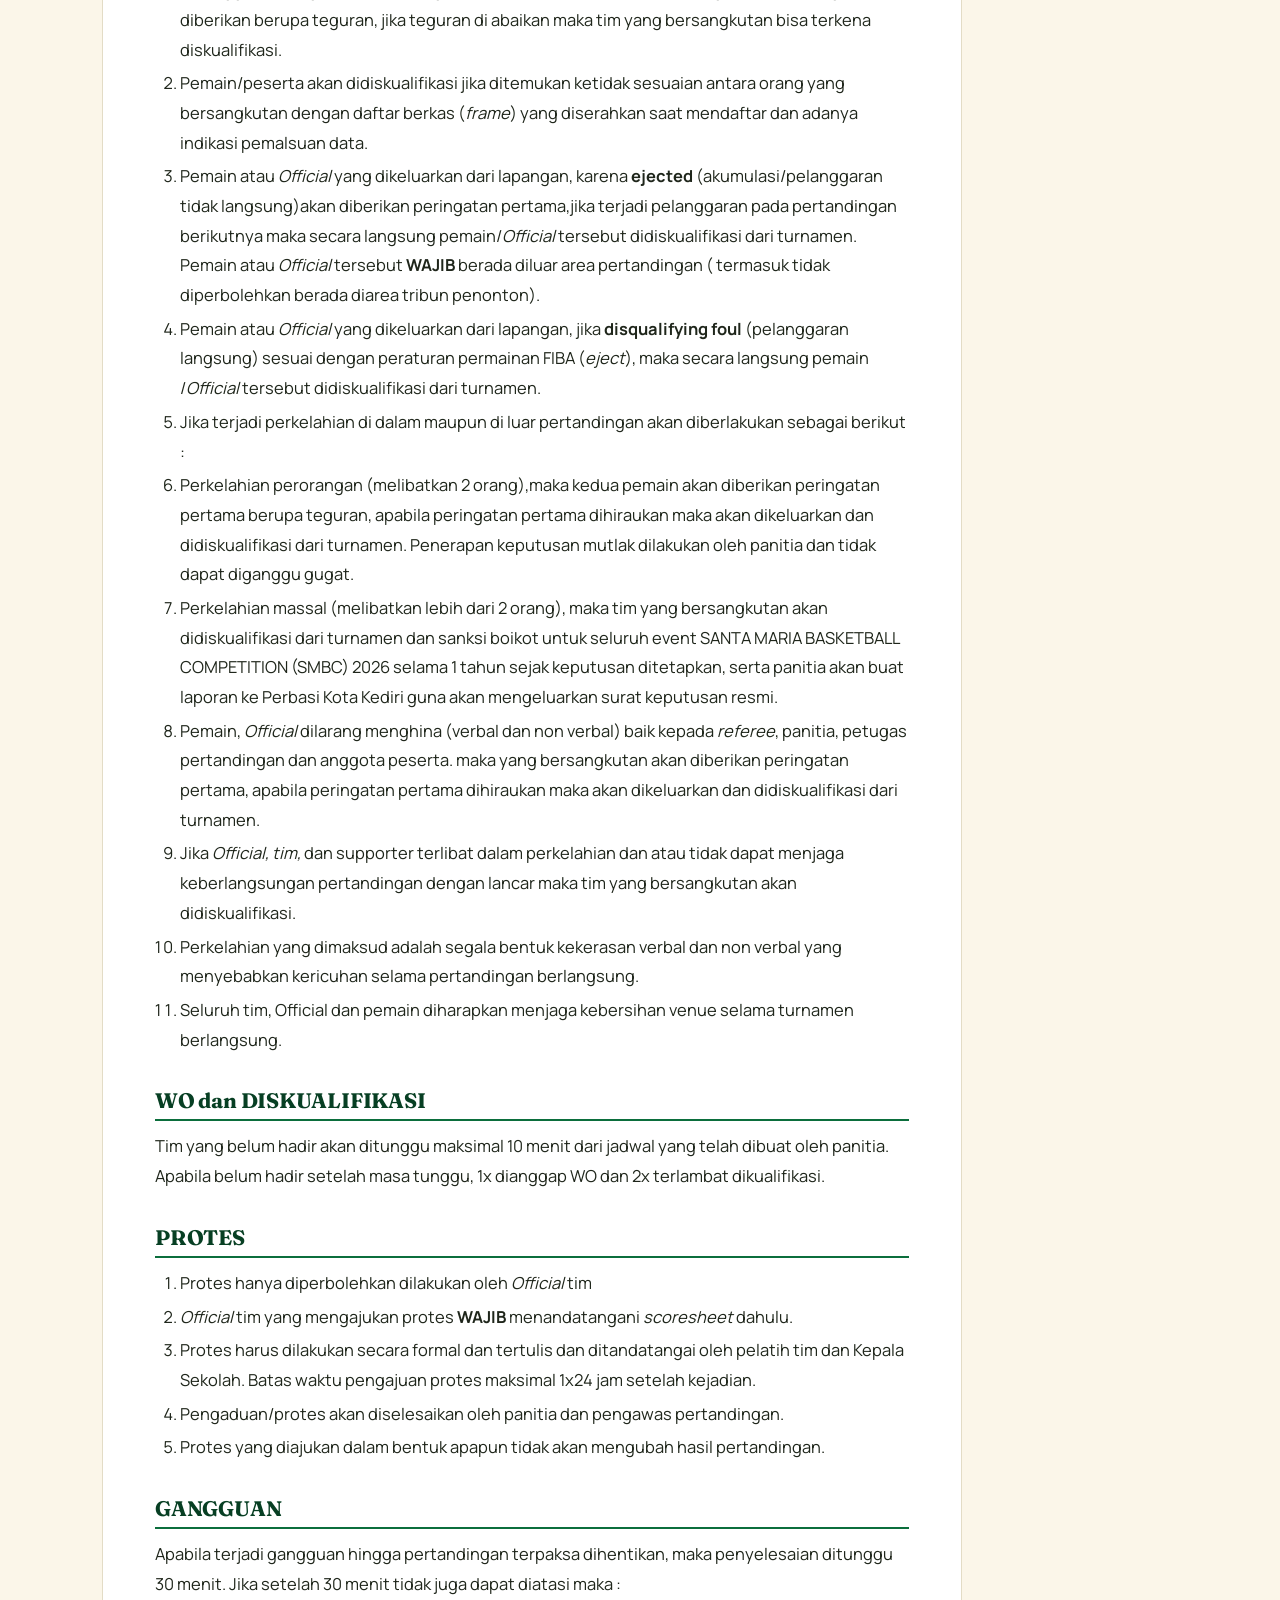
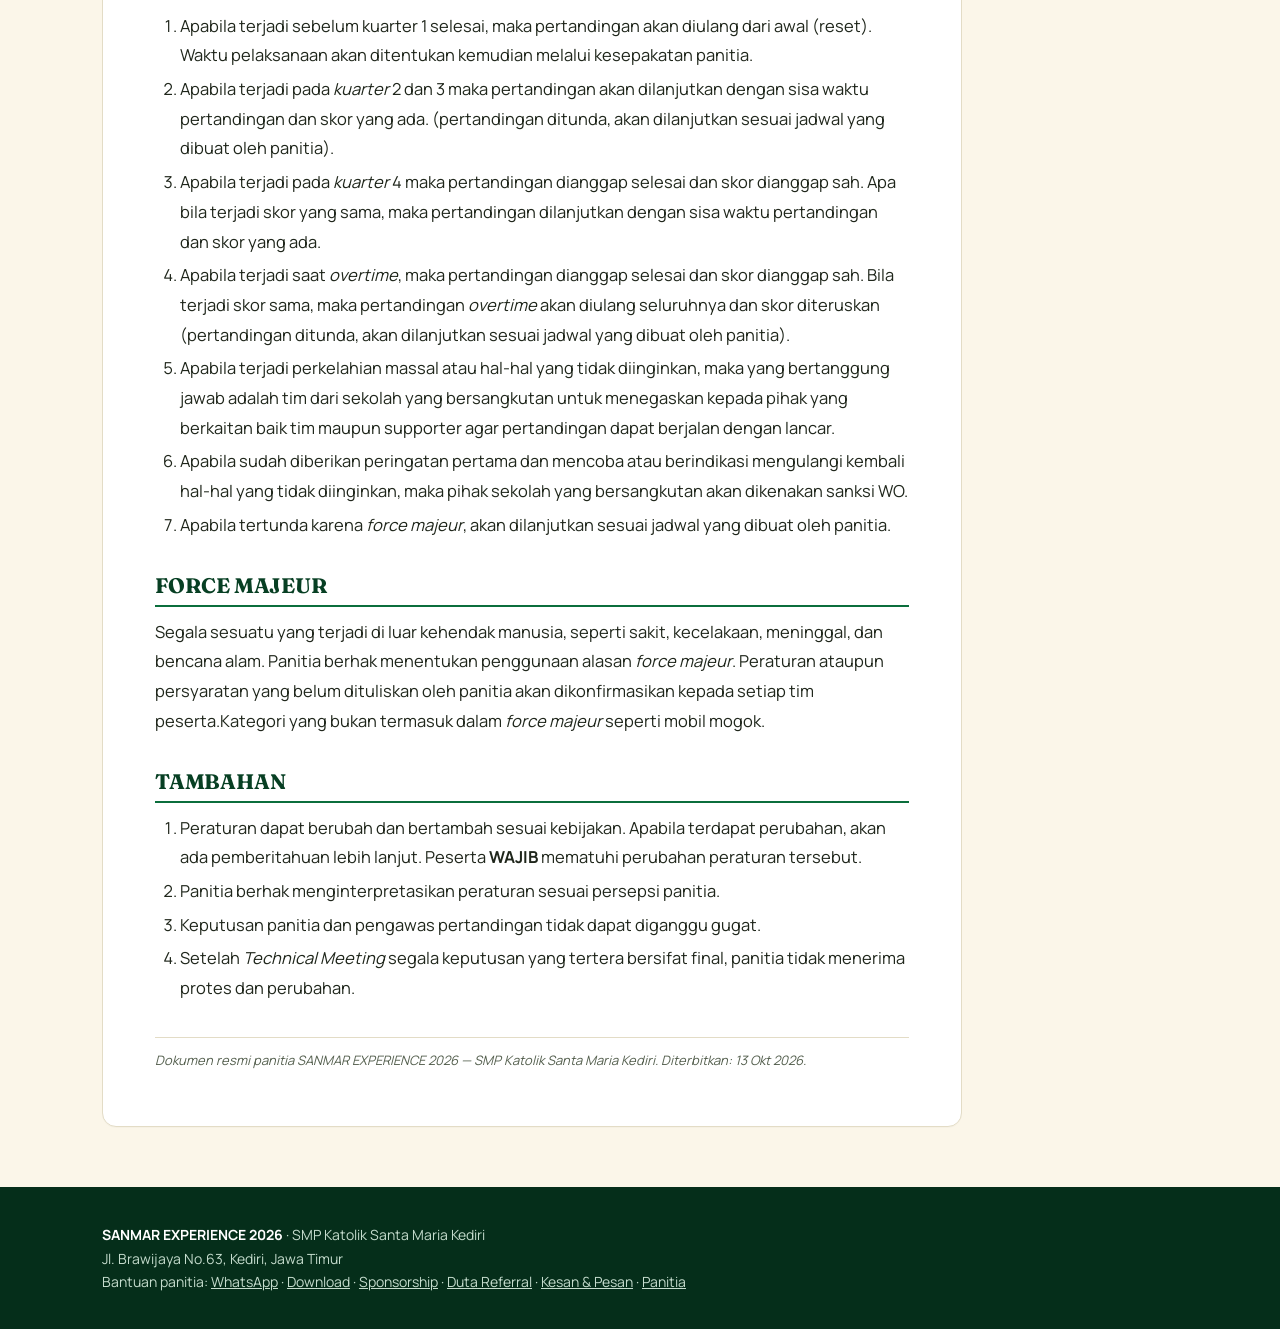
<file: juknis-bola-basket.html>
<!doctype html>
<html lang="id"><head><meta charset="utf-8"><meta name="viewport" content="width=device-width,initial-scale=1">
<title>Juknis Sanmar Basketball Competition — SANMAR EXPERIENCE 2026</title>
<link rel="icon" href="assets/img/favicon.png" sizes="any">
<link rel="preconnect" href="https://fonts.googleapis.com"><link rel="preconnect" href="https://fonts.gstatic.com" crossorigin>
<link href="https://fonts.googleapis.com/css2?family=Fraunces:wght@600;700&family=Manrope:wght@400;600;700;800&display=swap" rel="stylesheet">
<link rel="stylesheet" href="assets/style.css">
<style media="print">@page{size:A4;margin:16mm 16mm 18mm}body{background:#fff}.jk-wrap{display:block}.jk-doc{border:0!important;padding:0!important;box-shadow:none!important;font-size:11.5pt;line-height:1.55}.jk-doc h2{break-after:avoid}.jk-doc li,.jk-doc tr{break-inside:avoid}</style>
</head><body>
<header class="top"><div class="wrap">
  <a class="brand" href="index.html"><img src="assets/img/logo.webp" alt="Logo SANMAR EXPERIENCE 2026" height="42" style="width:auto"><span><b>SANMAR EXPERIENCE 2026</b><small>SMP Katolik Santa Maria Kediri</small></span></a>
  <button class="burger" id="navBtn" type="button" aria-label="Buka menu" aria-controls="nv" aria-expanded="false">☰</button>
  <nav class="nav" id="nv"><a href="index.html#lomba">Lomba</a><a href="index.html#rangkaian">Rangkaian</a><a href="index.html#skor-bola-basket">Basketball</a><a href="pemenang.html">Juara</a><a href="download.html">Download</a><a href="sponsor.html">Sponsor</a><a href="cek-status.html">Cek Status</a><a class="btn sm ghost" href="register.html">Pendaftaran ditutup</a></nav></div></header>
<div class="nav-ov" id="navOv"></div>

<section class="jk-sec"><div class="wrap">
  <div class="jk-actions noprint"><a class="btn sm ghost" href="lomba.html?s=bola-basket">← Detail lomba</a><button class="btn sm red" onclick="window.print()">Cetak / Simpan PDF</button><a class="btn sm" href="download.html">Semua juknis</a></div>
  <div class="jk-wrap"><article class="jk-doc">
      <div class="kop"><img src="assets/img/logo.webp" alt="" height="60" style="width:auto;max-width:80px"><div><b>SANMAR EXPERIENCE 2026</b><br>SMP Katolik Santa Maria Kediri<br><small>Jl. Brawijaya No.63, Kediri, Jawa Timur</small></div></div>
      <div class="jk-title"><small>PETUNJUK TEKNIS</small><h1>SANMAR BASKETBALL COMPETITION</h1>
        <span>Nomor: 001/SE-SMBC/X/2026 · SANMAR EXPERIENCE 2026</span></div>
      <table class="jk-sum"><tr><th>Cabang</th><td>Sanmar Basketball Competition</td></tr><tr><th>Peserta</th><td>Tim</td></tr><tr><th>Kategori</th><td>Putra, Putri</td></tr><tr><th>Biaya pendaftaran</th><td>Rp350.000</td></tr><tr><th>Anggota per tim</th><td>8 – 12 orang</td></tr><tr><th>Penghargaan</th><td>Juara 1 &amp; Juara 2 masing-masing kategori (Putra dan Putri): Piala + Medali + Sertifikat</td></tr><tr><th>Fasilitas</th><td>Id Card; Didaftarkan BPJS; Medali; Thropy; Sertifikat</td></tr><tr><th>Contact person</th><td>Pak Oni (0823-1063-3838)</td></tr><tr><th>Pendaftaran</th><td>sanmarexperience.fun/register</td></tr></table>
      <h2 id="jk1"><strong>PERATURAN UMUM</strong></h2><h2 id="jk2"><strong>SANTA MARIA BASKETBALL COMPETITION (SMBC) 2026</strong></h2><h2 id="jk3"><strong>SMP KATOLIK SANTA MARIA KEDIRI</strong></h2><h2 id="jk4"><strong>Ketentuan Umum</strong></h2><ol><li>Keputusan panitia tidak dapat diganggu gugat.</li><li>Panitia berhak menginterpretasikan peraturan sesuai persepsi panitia.</li><li>Semua peserta SANTA MARIA BASKETBALL COMPETITION (SMBC) 2026 <strong>WAJIB</strong> mengikuti semua proses acara dan rangkaian kegiatan turnamen sesuai ketetapan panitia.</li><li>Peserta SANTA MARIA BASKETBALL COMPETITION (SMBC) 2026 <strong>WAJIB</strong> hadir saat <em>TechnicalMeeting</em>. Setiap tim <strong>WAJIB</strong> diwakilkan oleh <strong>Official</strong> tim dengan memakai pakaian bebas rapi dan bersepatu. Jika peserta tidak hadir, maka peserta dianggap telah memahami dan menyetujui seluruh peraturan SANTA MARIA BASKETBALL COMPETITION (SMBC) 2026</li><li>Pertandingan SANTA MARIA BASKETBALL COMPETITION (SMBC) 2026 akan merebutkan :</li><li>Juara 1 Piala + Medali + Sertifikat (Kategori Pa dan Pi)</li><li>Juara 2 Piala + Medali + Sertifikat (Kategori Pa dan Pi)</li><li>Waktu pelaksanaan pertandingan SANTA MARIA BASKETBALL COMPETITION (SMBC) 2026</li><li>Hari Sabtu, 14 November 2026 - Sabtu 21 November 2026.</li><li>Jam 13.00 - 17.00 WIB. .</li><li>Tempat : Lap. Basket SMP Katolik Santa Maria Kediri.</li><li>1 (Satu) tim berjumlah maksimal 12 pemain yang terdaftar (5 pemain inti, 7 pemain cadangan) dan minimal 1 <em>Official</em> (<em>Head Coach</em>, <em>Assisten Head Coach</em>, dan/atau <em>Manager</em>).</li><li>Peserta tidak dapat mengubah <em>roaster</em> pemain dan <em>Official</em> ketika sudah diserahkan kepada panitia SANTA MARIA BASKETBALL COMPETITION (SMBC) 2026</li><li>Setiap pemain, pelatih dan manajer hanya boleh memperkuat 1 (satu) tim. Seluruh peserta, tidak boleh merangkap sebagai peserta dari tim sekolah lain, dan petugas pertandingan.</li><li>Apabila ditemukan pelanggaran terkait ketentuan peserta yang sudah dijelaskan sebelumnya, panitia SANTA MARIA BASKETBALL COMPETITION (SMBC) 2026 berhak memberikan sanksi</li><li>Apabila ditemukan pemalsuan data baik identitas maka tim tersebut tidak dapat melanjutkan pertandingan dan dikeluarkan dari turnamen SANTA MARIA BASKETBALL COMPETITION (SMBC) 2026</li><li>Tim supporter sekolah <strong>WAJIB</strong> menaati seluruh peraturan yang dibuat panitia.</li><li>Peraturan dapat berubah dikarenakan <em>forcemajeur</em> dan atau kebutuhan panitia.</li></ol><h2 id="jk5"><strong>Registrasi ulang</strong></h2><ol><li>Peserta diharapkan hadir di lapangan untuk melakukan registrasi ulang paling lambat 30 menit sebelum pertandingan dimulai.</li><li>Pemain <strong>WAJIB</strong> menandatangani form registrasi sebagai tanda kehadiran.</li><li>Pemain dilarang melakukan registrasi menyusul, pemain yang diizinkan bermain hanya pemain yang namanya tercantum diform registrasi dan telah menandatangani form registrasi.</li><li><em>Screening</em> atau pengecekan kesesuaian atribut akan dilaksanakan saat registrasi.</li><li>Pemain atau <em>Official</em> tidak dapat melakukan registrasi dengan cara diwakilkan orang lain.</li></ol><h2 id="jk6"><strong>Ketentuan Teknis</strong></h2><ol><li>Acuan peraturan pertandingan yang digunakan selama pertandingan 5on5 SANTA MARIA BASKETBALL COMPETITION (SMBC) 2026 adalah peraturan <em>FIBA Rules</em> 2024.</li><li>Kategori kelompok umur dibawah 12 tahun mengacu pada peraturan semi <em>mini basketball</em>.</li><li>Semi <em>mini Basketball</em> penerapannya adalah <em>man to man defense halfcourt dari kuarter 1-3 dan man to man defense halfcourt dan fullcourt</em> di kuarter 4.</li><li>Masing – masing tim diwajibkan memainkan pemain minimal 5 menit, Pada kuarter 1 – kuarter 3 yang terdaftar pada scoresheet.</li><li>Satu tim harus memiliki 2 <em>jersey</em> yaitu terang (warna dominan putih) dan gelap (dominan warna gelap).</li><li>Nomor punggung pada <em>jersey</em> pemain yang digunakan mulai nomor 0,00,1 sampai nomor 99 dan tidak diperbolehkan ada nomor punggung yang sama dalam satu tim.</li><li>Tim yang namanya disebut lebih dahulu dalam jadwal pertandingan <strong>WAJIB</strong> memakai kostum terang (dominan warna putih).</li><li>Pemakaian aksesoris <strong>WAJIB</strong> seragam dan sewarna dengan rekan se-timnya. Aksesoris yang dapat digunakan sesuai ketentuan FIBA <em>Rules</em> 2024.</li><li>Bola pertandingan BASKETBALL COMPETITION (SMBC) 2026 menggunakan bola ukuran 5</li><li>Kategori SD Sederajat akan terdapat 2 <em>referee</em> yang bertugas pada fase penyisihan, dan 3 <em>referee</em> pada fase final (termasuk semifinal dan perebutan juara 1 dan 2).</li><li>Jika terjadi skor sama pada 2 tim makan akan dilihat dari head to head, jika lebih darii 2 tim maka akan dilihat dari goal field, untuk menentukan peringkat.</li><li>Penugasan <em>referee</em> sepenuhnya wewenang koordinator yang ditugaskan oleh Perbasi Kota Kediri.</li><li>Jika dalam suatu pertandingan terdapat tim yang didiskualifikasi panitia karena melanggar peraturan BASKETBALL COMPETITION (SMBC) 2026 saat pertandingan belum berlangsung dan pasca terjadinya insiden diskualifikasi, jika diskualifikasi setelah adanya pertandingan maka hasil pertandingan dengan grub, dihapuskan.</li><li><em>Official</em> <strong>WAJIB</strong> berpakaian rapi dan bersepatu. Minimal kaos berkerah,celana panjang bebas, dan bersepatu bebas dan memakai kaos kaki.</li><li><em>Official</em> <strong>WAJIB</strong> hadir pada waktu pertandingan minimal 1 orang. Salah satunya harus manajer, pelatih, atau assisten pelatih. Jika jumlah minimal <em>Official 1</em> orang tidak terpenuhi, maka tim tersebut akan dikenai sanksi diskualifikasi.</li><li><em>Official</em> yang dapat berdiri dibench area memberikan instruksi kepada timnya selama bertanding hanya satu orang saja (pelatih, asisten pelatih, atau manajer)</li></ol><h2 id="jk7"><strong>PERATURAN KHUSUS</strong></h2><ol type="a"><li>Sistem Pertandingan<ol><li>Sistem pertandingan yang digunakan pada SANTA MARIA BASKETBALL COMPETITION (SMBC) 2026 adalah setengah kompetisi.</li><li>Pembagian posisi di bagan menggunakan sistem drawing.</li><li>Waktu pertandingan SANTA MARIA BASKETBALL COMPETITION (SMBC) 2026 menggunakan 4X10 menit kotor dengan 2 menit terakhir kuarter 4 (empat) menggunakan waktu bersih pada babak penyisihan. Ketika babak Semi Final dan Final akan menggunakan waktu 4x10 menit Semi Bersih, hanya ketika <em>freethrow</em> dan <em>time out</em> waktu pertandingan akan berhenti.</li><li>Jika pertandingan berakhir imbang, maka akan diberikan <em>overtime</em> sampai ada pemenang. Waktu pertandingan 5 menit dengan menyesuaikan babak pertandingan. Setiap tim akan diberikan kesempatan 1 kali <em>timeout</em> untuk setiap babak <em>overtime</em>.</li><li>Minute Play</li><li>Setiap tim <strong>WAJIB</strong> mendaftarkan minimal 8 pemain dan maksimal 12 orang pemain.</li><li>Setiap tim yang bertanding <strong>WAJIB</strong> memainkan seluruh pemain minimal 5 menit yang didaftarkan pada <em>scoresheet</em>. Jika ada pemain belum mencukupi waktu yang ditentukan maka pemain tersebut harus menjadi stater di Q4</li><li>Toleransi keterlambatan adalah 10 menit (kuarter 1 berlangsung ) untuk pemain.</li><li>Apabila tim yang mendaftarkan kurang dari 8 pemain maka tim tersebut akan dikenai sanksi diskualifikasi.</li><li>Man to Man Defense</li></ol></li><li>Setiap tim yang bertanding <strong>WAJIB</strong> menggunakan <em>Man to Man Defense</em> dan (tidak diperbolehkan double team, trapping kecuali di pi area). Sepanjang pertandingan, setiap tim menggunakan <em>man to man defense half di kuarter 1 – kuarter 3 dan pada kuarter 4 menggunakan man to man defense halcourt atau</em> <em>fullcourt</em>.</li><li>Setiap pemain yang tidak menjalankan <em>Man to Man Defense</em> akan dibebankan <em>Illegal Defense</em>. Hukuman 1(satu) <em>freethrow</em> dan penguasaan diberikan kepada tim <em>offense</em>.<ol type="a" start="4"><li>Respect the Game</li></ol></li><li>Peraturan <em>Respect the Game</em> berlaku mulai awal kuarter pertama.</li><li><em>Respect the Game</em> berlaku ketika sebuah tim telah mencapai keunggulan dengan selisih skor 20 poin atau lebih.</li><li>Tim yang unggul dengan selisih skor 20 poin atau lebih <strong>WAJIB</strong> melakukan <em>man to man defense</em> dengan catatan tidak melewati garis tengah lapangan (<em>center line/half court</em>).</li><li><em>Respect the game</em> berlaku saat keadaan bola mati dan saat bola telah dikuasai oleh tim yang mendapat <em>defensive rebound</em>.</li><li>Pemain akan dibebankan <em>Illegal Defense</em> apabila melakukan <em>Man to Man Defense</em> melewati garis tengah lapangan. Hukuman 1 (satu) <em>free throw</em> dan penguasaan diberikan kepada tim offense.</li></ol><h2 id="jk8"><strong>PELANGGARAN DAN SANKSI</strong></h2><ol><li>Panitia dan petugas pertandingan dapat menjadi saksi terhadap pelanggaran (verbal dan non verbal) yang terjadi di lapangan dan memiliki hak penuh dalam pengambilan keputusan. Pelanggaran yang terjadi di lapangan akan diproses setelah pertandingan. Sanksi yang diberikan berupa teguran, jika teguran di abaikan maka tim yang bersangkutan bisa terkena diskualifikasi.</li><li>Pemain/peserta akan didiskualifikasi jika ditemukan ketidak sesuaian antara orang yang bersangkutan dengan daftar berkas (<em>frame</em>) yang diserahkan saat mendaftar dan adanya indikasi pemalsuan data.</li><li>Pemain atau <em>Official</em> yang dikeluarkan dari lapangan, karena <strong>ejected</strong> (akumulasi/pelanggaran tidak langsung)akan diberikan peringatan pertama,jika terjadi pelanggaran pada pertandingan berikutnya maka secara langsung pemain/<em>Official</em> tersebut didiskualifikasi dari turnamen. Pemain atau <em>Official</em> tersebut <strong>WAJIB</strong> berada diluar area pertandingan ( termasuk tidak diperbolehkan berada diarea tribun penonton).</li><li>Pemain atau <em>Official</em> yang dikeluarkan dari lapangan, jika <strong>disqualifying foul</strong> (pelanggaran langsung) sesuai dengan peraturan permainan FIBA (<em>eject</em>), maka secara langsung pemain /<em>Official</em> tersebut didiskualifikasi dari turnamen.</li><li>Jika terjadi perkelahian di dalam maupun di luar pertandingan akan diberlakukan sebagai berikut :</li><li>Perkelahian perorangan (melibatkan 2 orang),maka kedua pemain akan diberikan peringatan pertama berupa teguran, apabila peringatan pertama dihiraukan maka akan dikeluarkan dan didiskualifikasi dari turnamen. Penerapan keputusan mutlak dilakukan oleh panitia dan tidak dapat diganggu gugat.</li><li>Perkelahian massal (melibatkan lebih dari 2 orang), maka tim yang bersangkutan akan didiskualifikasi dari turnamen dan sanksi boikot untuk seluruh event SANTA MARIA BASKETBALL COMPETITION (SMBC) 2026 selama 1 tahun sejak keputusan ditetapkan, serta panitia akan buat laporan ke Perbasi Kota Kediri guna akan mengeluarkan surat keputusan resmi.</li><li>Pemain, <em>Official</em> dilarang menghina (verbal dan non verbal) baik kepada <em>referee</em>, panitia, petugas pertandingan dan anggota peserta. maka yang bersangkutan akan diberikan peringatan pertama, apabila peringatan pertama dihiraukan maka akan dikeluarkan dan didiskualifikasi dari turnamen.</li><li>Jika <em>Official, tim,</em> dan supporter terlibat dalam perkelahian dan atau tidak dapat menjaga keberlangsungan pertandingan dengan lancar maka tim yang bersangkutan akan didiskualifikasi.</li><li>Perkelahian yang dimaksud adalah segala bentuk kekerasan verbal dan non verbal yang menyebabkan kericuhan selama pertandingan berlangsung.</li><li>Seluruh tim, Official dan pemain diharapkan menjaga kebersihan venue selama turnamen berlangsung.</li></ol><h2 id="jk9"><strong>WO dan DISKUALIFIKASI</strong></h2><p>Tim yang belum hadir akan ditunggu maksimal 10 menit dari jadwal yang telah dibuat oleh panitia. Apabila belum hadir setelah masa tunggu, 1x dianggap WO dan 2x terlambat dikualifikasi.</p><h2 id="jk10"><strong>PROTES</strong></h2><ol><li>Protes hanya diperbolehkan dilakukan oleh <em>Official</em> tim</li><li><em>Official</em> tim yang mengajukan protes <strong>WAJIB</strong> menandatangani <em>scoresheet</em> dahulu.</li><li>Protes harus dilakukan secara formal dan tertulis dan ditandatangai oleh pelatih tim dan Kepala Sekolah. Batas waktu pengajuan protes maksimal 1x24 jam setelah kejadian.</li><li>Pengaduan/protes akan diselesaikan oleh panitia dan pengawas pertandingan.</li><li>Protes yang diajukan dalam bentuk apapun tidak akan mengubah hasil pertandingan.</li></ol><h2 id="jk11"><strong>GANGGUAN</strong></h2><p>Apabila terjadi gangguan hingga pertandingan terpaksa dihentikan, maka penyelesaian ditunggu 30 menit. Jika setelah 30 menit tidak juga dapat diatasi maka :</p><ol><li>Apabila terjadi sebelum kuarter 1 selesai, maka pertandingan akan diulang dari awal (reset). Waktu pelaksanaan akan ditentukan kemudian melalui kesepakatan panitia.</li><li>Apabila terjadi pada <em>kuarter</em> 2 dan 3 maka pertandingan akan dilanjutkan dengan sisa waktu pertandingan dan skor yang ada. (pertandingan ditunda, akan dilanjutkan sesuai jadwal yang dibuat oleh panitia).</li><li>Apabila terjadi pada <em>kuarter</em> 4 maka pertandingan dianggap selesai dan skor dianggap sah. Apa bila terjadi skor yang sama, maka pertandingan dilanjutkan dengan sisa waktu pertandingan dan skor yang ada.</li><li>Apabila terjadi saat <em>overtime</em>, maka pertandingan dianggap selesai dan skor dianggap sah. Bila terjadi skor sama, maka pertandingan <em>overtime</em> akan diulang seluruhnya dan skor diteruskan (pertandingan ditunda, akan dilanjutkan sesuai jadwal yang dibuat oleh panitia).</li><li>Apabila terjadi perkelahian massal atau hal-hal yang tidak diinginkan, maka yang bertanggung jawab adalah tim dari sekolah yang bersangkutan untuk menegaskan kepada pihak yang berkaitan baik tim maupun supporter agar pertandingan dapat berjalan dengan lancar.</li><li>Apabila sudah diberikan peringatan pertama dan mencoba atau berindikasi mengulangi kembali hal-hal yang tidak diinginkan, maka pihak sekolah yang bersangkutan akan dikenakan sanksi WO.</li><li>Apabila tertunda karena <em>force majeur</em>, akan dilanjutkan sesuai jadwal yang dibuat oleh panitia.</li></ol><h2 id="jk12"><strong>FORCE MAJEUR</strong></h2><p>Segala sesuatu yang terjadi di luar kehendak manusia, seperti sakit, kecelakaan, meninggal, dan bencana alam. Panitia berhak menentukan penggunaan alasan <em>force majeur</em>. Peraturan ataupun persyaratan yang belum dituliskan oleh panitia akan dikonfirmasikan kepada setiap tim peserta.Kategori yang bukan termasuk dalam <em>force majeur</em> seperti mobil mogok.</p><h2 id="jk13"><strong>TAMBAHAN</strong></h2><ol><li>Peraturan dapat berubah dan bertambah sesuai kebijakan. Apabila terdapat perubahan, akan ada pemberitahuan lebih lanjut. Peserta <strong>WAJIB</strong> mematuhi perubahan peraturan tersebut.</li><li>Panitia berhak menginterpretasikan peraturan sesuai persepsi panitia.</li><li>Keputusan panitia dan pengawas pertandingan tidak dapat diganggu gugat.</li><li>Setelah <em>Technical Meeting</em> segala keputusan yang tertera bersifat final, panitia tidak menerima protes dan perubahan.</li></ol>      <p class="jk-foot">Dokumen resmi panitia SANMAR EXPERIENCE 2026 — SMP Katolik Santa Maria Kediri. Diterbitkan: 13 Okt 2026.</p>
    </article></div>
</div></section>
<footer><div class="wrap"><b>SANMAR EXPERIENCE 2026</b> · SMP Katolik Santa Maria Kediri<br>Jl. Brawijaya No.63, Kediri, Jawa Timur<br>Bantuan panitia: <a href="https://wa.me/6285607606423" target="_blank" rel="noopener">WhatsApp</a> · <a href="download.html">Download</a> · <a href="sponsor.html">Sponsorship</a> · <a href="referral.html">Duta Referral</a> · <a href="kesan-pesan.html">Kesan &amp; Pesan</a> · <a href="admin/">Panitia</a></div></footer>
<button type="button" id="toTop" class="totop noprint" aria-label="Kembali ke atas"><svg viewBox="0 0 24 24" width="20" height="20" fill="none" stroke="currentColor" stroke-width="2.6" stroke-linecap="round" stroke-linejoin="round"><path d="M5 15l7-7 7 7"/></svg></button>
<script src="assets/js/config.js"></script><script src="assets/js/site.js"></script>
</body></html>
</file>
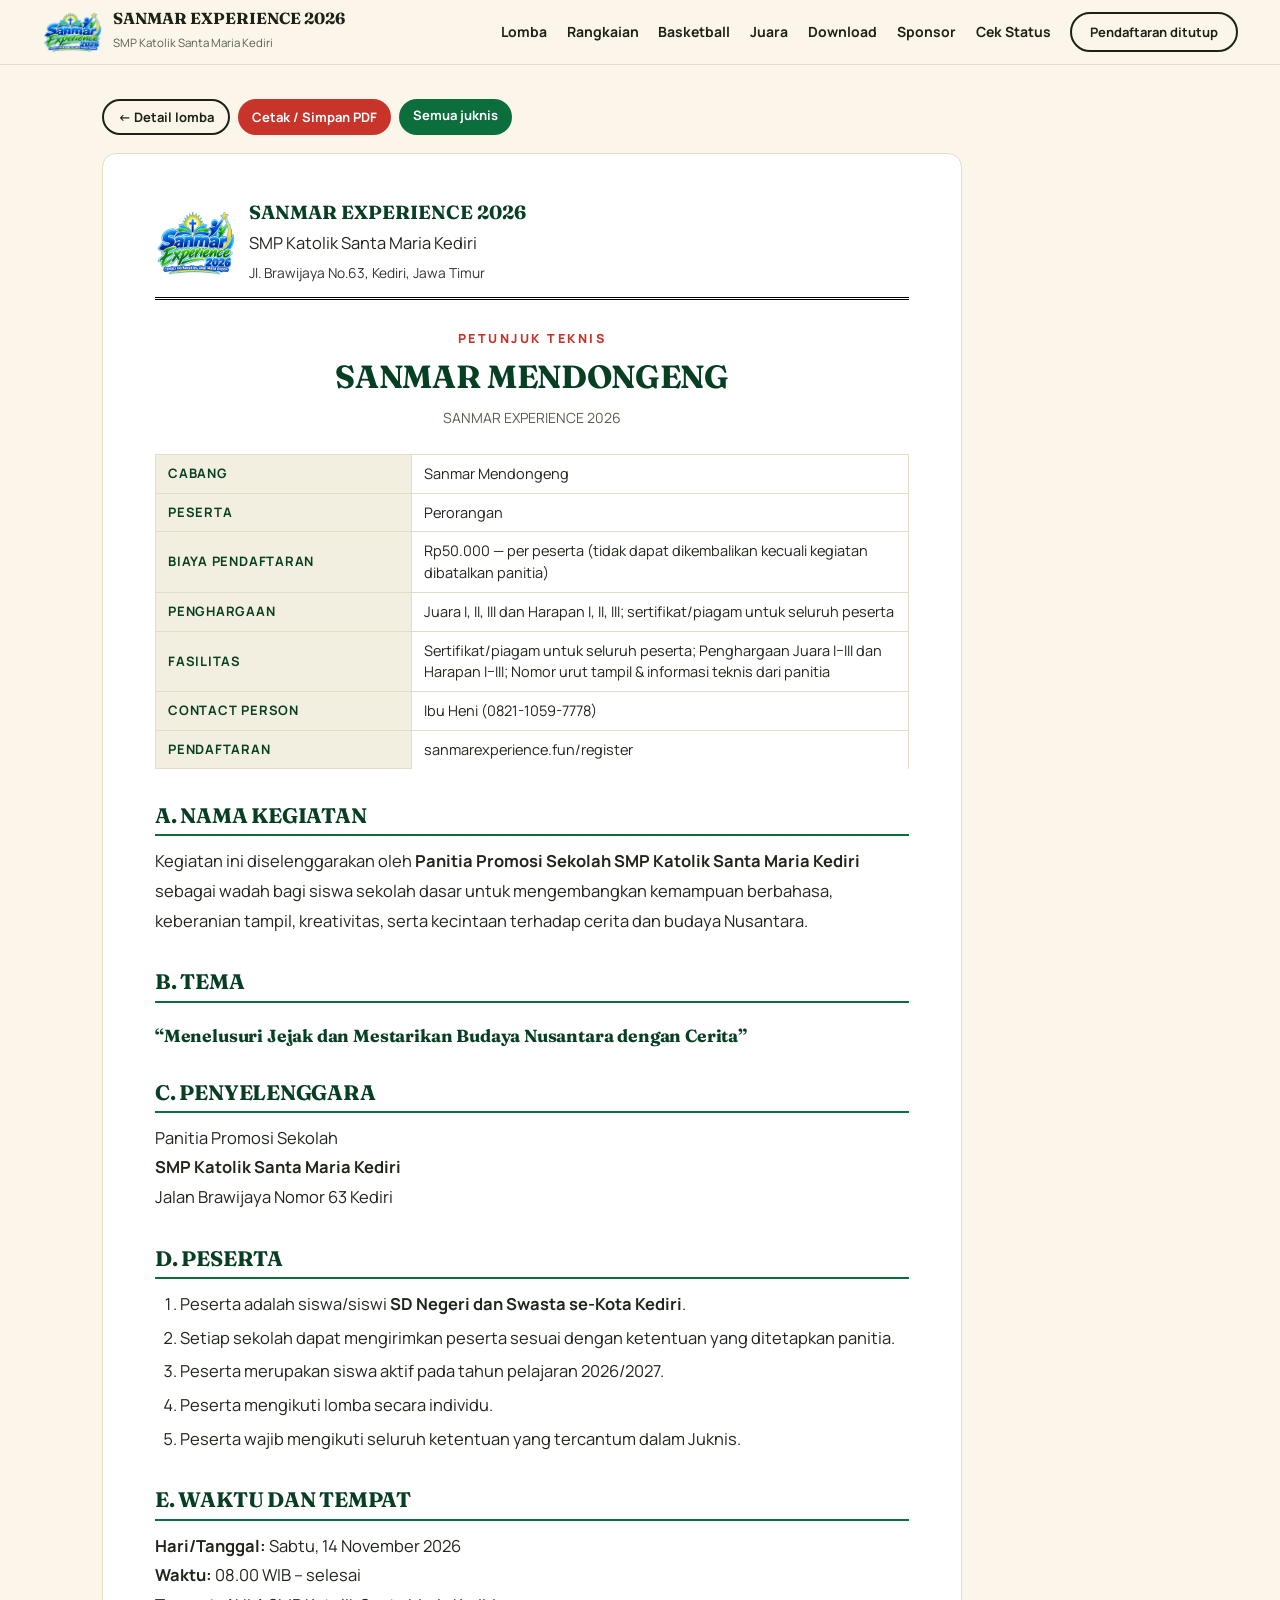
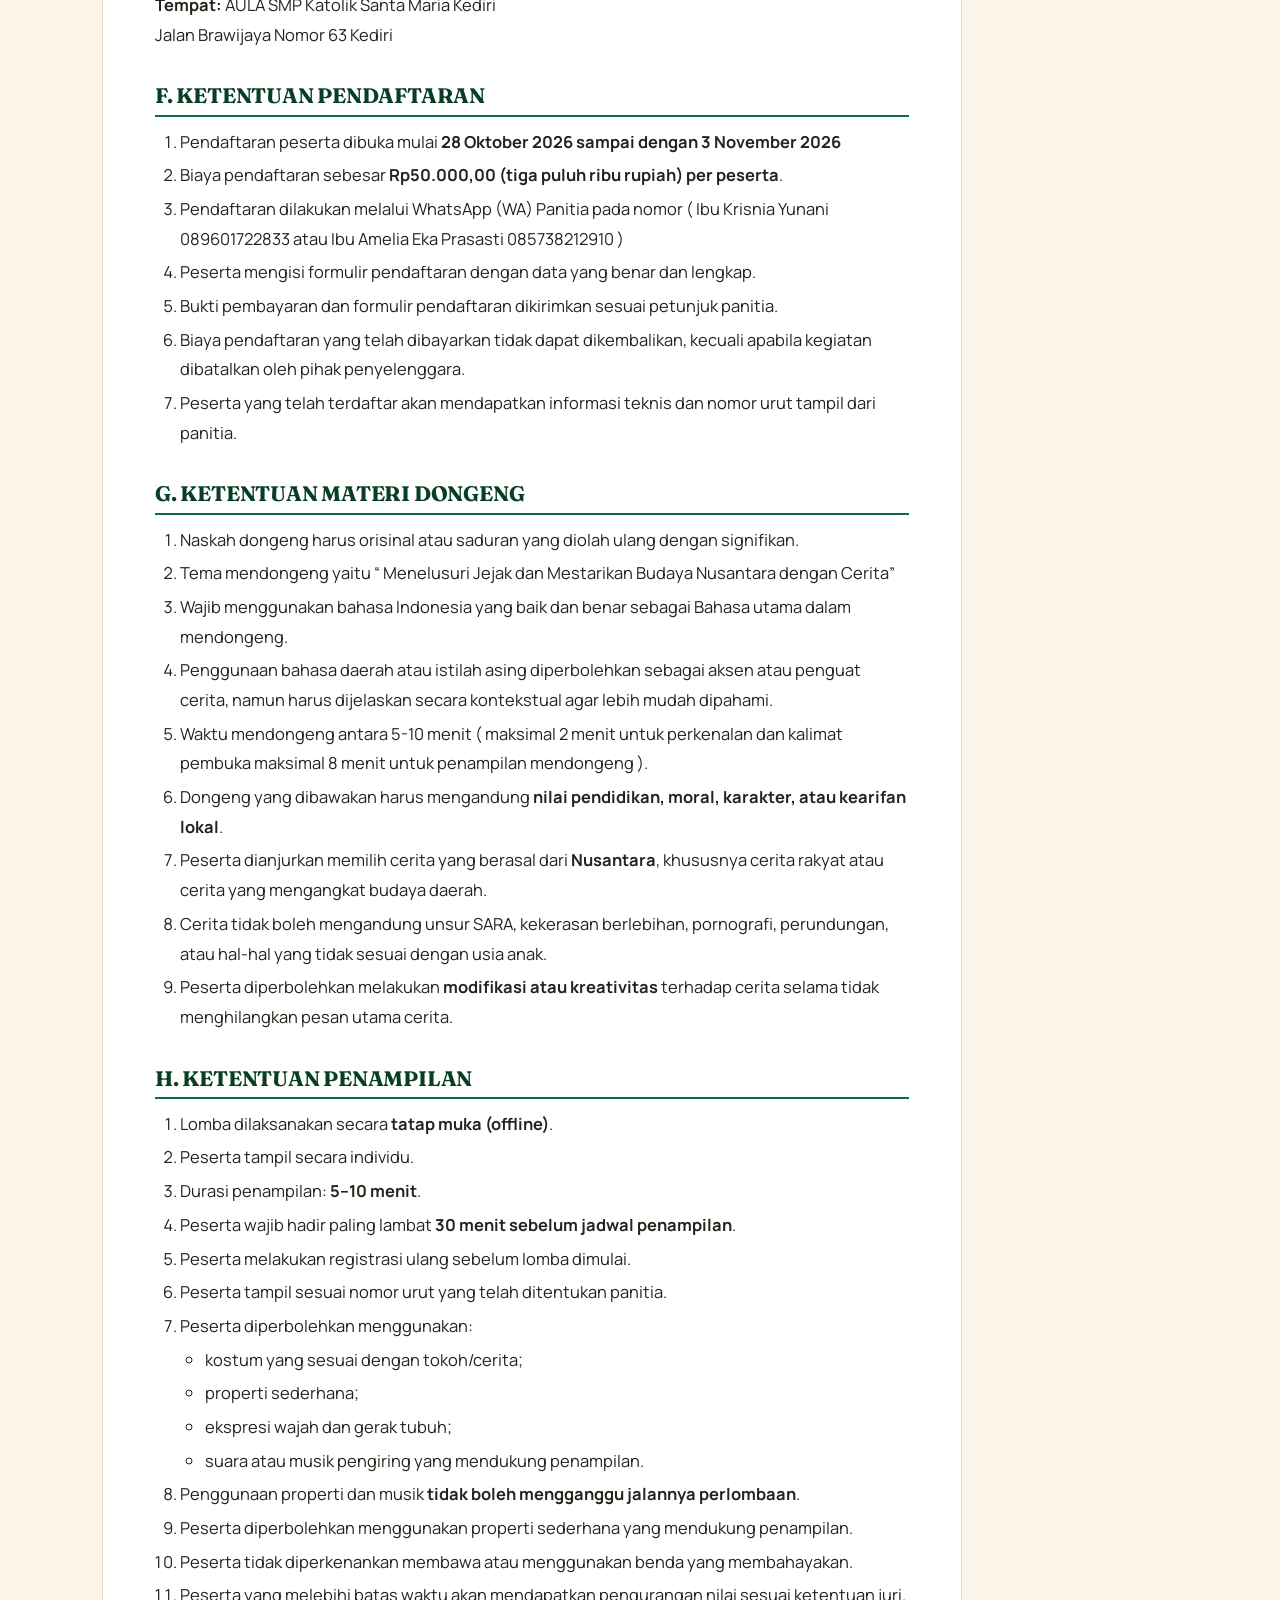
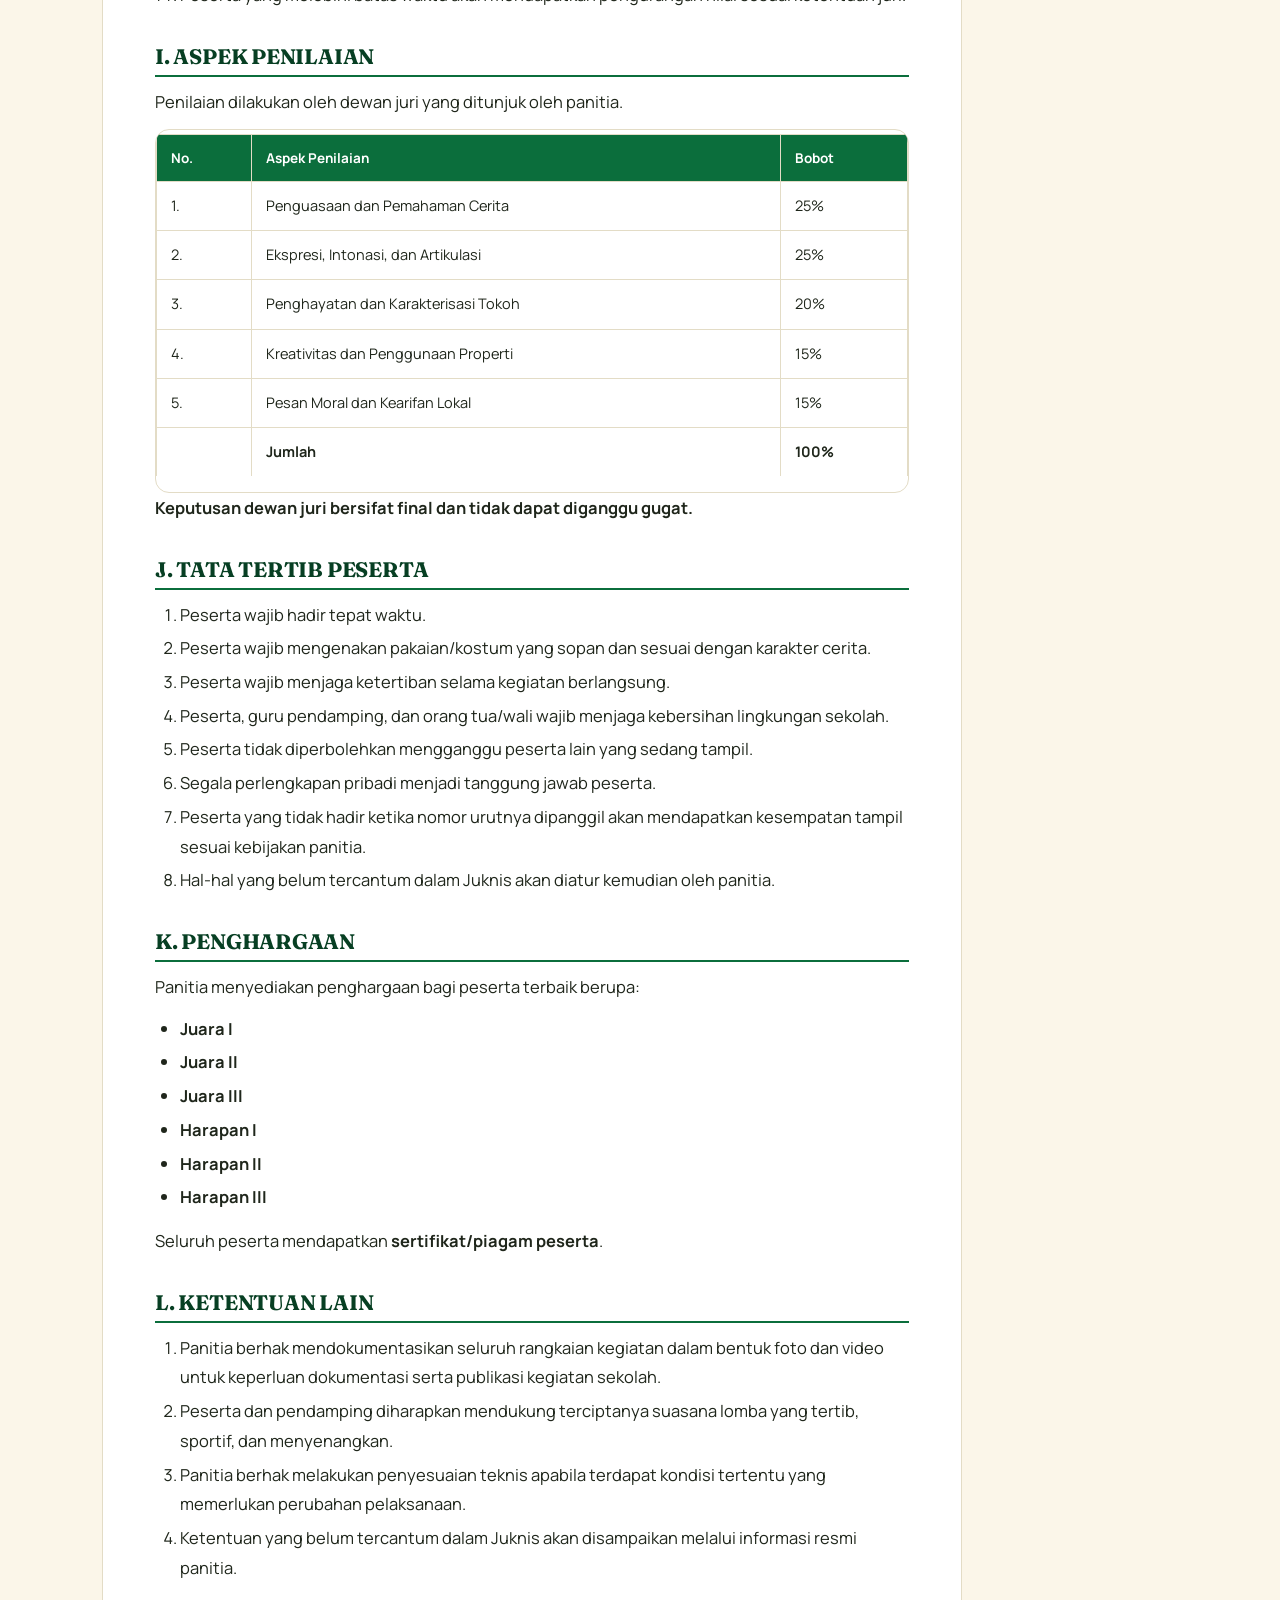
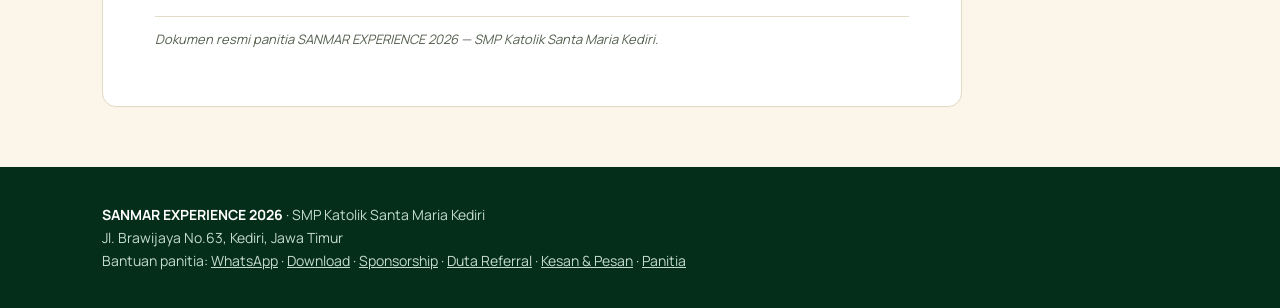
<file: juknis-mendongeng.html>
<!doctype html>
<html lang="id"><head><meta charset="utf-8"><meta name="viewport" content="width=device-width,initial-scale=1">
<title>Juknis Sanmar Mendongeng — SANMAR EXPERIENCE 2026</title>
<link rel="icon" href="assets/img/favicon.png" sizes="any">
<link rel="preconnect" href="https://fonts.googleapis.com"><link rel="preconnect" href="https://fonts.gstatic.com" crossorigin>
<link href="https://fonts.googleapis.com/css2?family=Fraunces:wght@600;700&family=Manrope:wght@400;600;700;800&display=swap" rel="stylesheet">
<link rel="stylesheet" href="assets/style.css">
<style media="print">@page{size:A4;margin:16mm 16mm 18mm}body{background:#fff}.jk-wrap{display:block}.jk-doc{border:0!important;padding:0!important;box-shadow:none!important;font-size:11.5pt;line-height:1.55}.jk-doc h2{break-after:avoid}.jk-doc li,.jk-doc tr{break-inside:avoid}</style>
</head><body>
<header class="top"><div class="wrap">
  <a class="brand" href="index.html"><img src="assets/img/logo.webp" alt="Logo SANMAR EXPERIENCE 2026" height="42" style="width:auto"><span><b>SANMAR EXPERIENCE 2026</b><small>SMP Katolik Santa Maria Kediri</small></span></a>
  <button class="burger" id="navBtn" type="button" aria-label="Buka menu" aria-controls="nv" aria-expanded="false">☰</button>
  <nav class="nav" id="nv"><a href="index.html#lomba">Lomba</a><a href="index.html#rangkaian">Rangkaian</a><a href="index.html#skor-bola-basket">Basketball</a><a href="pemenang.html">Juara</a><a href="download.html">Download</a><a href="sponsor.html">Sponsor</a><a href="cek-status.html">Cek Status</a><a class="btn sm ghost" href="register.html">Pendaftaran ditutup</a></nav></div></header>
<div class="nav-ov" id="navOv"></div>

<section class="jk-sec"><div class="wrap">
  <div class="jk-actions noprint"><a class="btn sm ghost" href="lomba.html?s=mendongeng">← Detail lomba</a><button class="btn sm red" onclick="window.print()">Cetak / Simpan PDF</button><a class="btn sm" href="download.html">Semua juknis</a></div>
  <div class="jk-wrap"><article class="jk-doc">
      <div class="kop"><img src="assets/img/logo.webp" alt="" height="60" style="width:auto;max-width:80px"><div><b>SANMAR EXPERIENCE 2026</b><br>SMP Katolik Santa Maria Kediri<br><small>Jl. Brawijaya No.63, Kediri, Jawa Timur</small></div></div>
      <div class="jk-title"><small>PETUNJUK TEKNIS</small><h1>SANMAR MENDONGENG</h1>
        <span>SANMAR EXPERIENCE 2026</span></div>
      <table class="jk-sum"><tr><th>Cabang</th><td>Sanmar Mendongeng</td></tr><tr><th>Peserta</th><td>Perorangan</td></tr><tr><th>Biaya pendaftaran</th><td>Rp50.000 — per peserta (tidak dapat dikembalikan kecuali kegiatan dibatalkan panitia)</td></tr><tr><th>Penghargaan</th><td>Juara I, II, III dan Harapan I, II, III; sertifikat/piagam untuk seluruh peserta</td></tr><tr><th>Fasilitas</th><td>Sertifikat/piagam untuk seluruh peserta; Penghargaan Juara I–III dan Harapan I–III; Nomor urut tampil &amp; informasi teknis dari panitia</td></tr><tr><th>Contact person</th><td>Ibu Heni (0821-1059-7778)</td></tr><tr><th>Pendaftaran</th><td>sanmarexperience.fun/register</td></tr></table>
      <h2 id="jk1">A. NAMA KEGIATAN</h2><p>Kegiatan ini diselenggarakan oleh <strong>Panitia Promosi Sekolah SMP Katolik Santa Maria Kediri</strong> sebagai wadah bagi siswa sekolah dasar untuk mengembangkan kemampuan berbahasa, keberanian tampil, kreativitas, serta kecintaan terhadap cerita dan budaya Nusantara.</p><h2 id="jk2">B. TEMA</h2><h3 id="jk3">“Menelusuri Jejak dan Mestarikan Budaya Nusantara dengan Cerita”</h3><h2 id="jk4">C. PENYELENGGARA</h2><p>Panitia Promosi Sekolah<br><strong>SMP Katolik Santa Maria Kediri</strong><br>Jalan Brawijaya Nomor 63 Kediri</p><h2 id="jk5">D. PESERTA</h2><ol><li>Peserta adalah siswa/siswi <strong>SD Negeri dan Swasta se-Kota Kediri</strong>.</li><li>Setiap sekolah dapat mengirimkan peserta sesuai dengan ketentuan yang ditetapkan panitia.</li><li>Peserta merupakan siswa aktif pada tahun pelajaran 2026/2027.</li><li>Peserta mengikuti lomba secara individu.</li><li>Peserta wajib mengikuti seluruh ketentuan yang tercantum dalam Juknis.</li></ol><h2 id="jk6">E. WAKTU DAN TEMPAT</h2><p><strong>Hari/Tanggal:</strong> Sabtu, 14 November 2026<br><strong>Waktu:</strong> 08.00 WIB – selesai<br><strong>Tempat:</strong> AULA SMP Katolik Santa Maria Kediri<br>Jalan Brawijaya Nomor 63 Kediri</p><h2 id="jk7">F. KETENTUAN PENDAFTARAN</h2><ol><li>Pendaftaran peserta dibuka mulai <strong>28 Oktober 2026 sampai dengan 3 November 2026</strong></li><li>Biaya pendaftaran sebesar <strong>Rp50.000,00 (tiga puluh ribu rupiah) per peserta</strong>.</li><li>Pendaftaran dilakukan melalui WhatsApp (WA) Panitia pada nomor ( Ibu Krisnia Yunani 089601722833 atau Ibu Amelia Eka Prasasti 085738212910 )</li><li>Peserta mengisi formulir pendaftaran dengan data yang benar dan lengkap.</li><li>Bukti pembayaran dan formulir pendaftaran dikirimkan sesuai petunjuk panitia.</li><li>Biaya pendaftaran yang telah dibayarkan tidak dapat dikembalikan, kecuali apabila kegiatan dibatalkan oleh pihak penyelenggara.</li><li>Peserta yang telah terdaftar akan mendapatkan informasi teknis dan nomor urut tampil dari panitia.</li></ol><h2 id="jk8">G. KETENTUAN MATERI DONGENG</h2><ol><li>Naskah dongeng harus orisinal atau saduran yang diolah ulang dengan signifikan.</li><li>Tema mendongeng yaitu “ Menelusuri Jejak dan Mestarikan Budaya Nusantara dengan Cerita”</li><li>Wajib menggunakan bahasa Indonesia yang baik dan benar sebagai Bahasa utama dalam mendongeng.</li><li>Penggunaan bahasa daerah atau istilah asing diperbolehkan sebagai aksen atau penguat cerita, namun harus dijelaskan secara kontekstual agar lebih mudah dipahami.</li><li>Waktu mendongeng antara 5-10 menit ( maksimal 2 menit untuk perkenalan dan kalimat pembuka maksimal 8 menit untuk penampilan mendongeng ).</li><li>Dongeng yang dibawakan harus mengandung <strong>nilai pendidikan, moral, karakter, atau kearifan lokal</strong>.</li><li>Peserta dianjurkan memilih cerita yang berasal dari <strong>Nusantara</strong>, khususnya cerita rakyat atau cerita yang mengangkat budaya daerah.</li><li>Cerita tidak boleh mengandung unsur SARA, kekerasan berlebihan, pornografi, perundungan, atau hal-hal yang tidak sesuai dengan usia anak.</li><li>Peserta diperbolehkan melakukan <strong>modifikasi atau kreativitas</strong> terhadap cerita selama tidak menghilangkan pesan utama cerita.</li></ol><h2 id="jk9">H. KETENTUAN PENAMPILAN</h2><ol><li>Lomba dilaksanakan secara <strong>tatap muka (offline)</strong>.</li><li>Peserta tampil secara individu.</li><li>Durasi penampilan: <strong>5–10 menit</strong>.</li><li>Peserta wajib hadir paling lambat <strong>30 menit sebelum jadwal penampilan</strong>.</li><li>Peserta melakukan registrasi ulang sebelum lomba dimulai.</li><li>Peserta tampil sesuai nomor urut yang telah ditentukan panitia.</li><li>Peserta diperbolehkan menggunakan:<ul><li>kostum yang sesuai dengan tokoh/cerita;</li><li>properti sederhana;</li><li>ekspresi wajah dan gerak tubuh;</li><li>suara atau musik pengiring yang mendukung penampilan.</li></ul></li><li>Penggunaan properti dan musik <strong>tidak boleh mengganggu jalannya perlombaan</strong>.</li><li>Peserta diperbolehkan menggunakan properti sederhana yang mendukung penampilan.</li><li>Peserta tidak diperkenankan membawa atau menggunakan benda yang membahayakan.</li><li>Peserta yang melebihi batas waktu akan mendapatkan pengurangan nilai sesuai ketentuan juri.</li></ol><h2 id="jk10">I. ASPEK PENILAIAN</h2><p>Penilaian dilakukan oleh dewan juri yang ditunjuk oleh panitia.</p><div class="tw"><table class="jk-t"><tr><th><strong>No.</strong></th><th><strong>Aspek Penilaian</strong></th><th><strong>Bobot</strong></th></tr><tr><td>1.</td><td>Penguasaan dan Pemahaman Cerita</td><td>25%</td></tr><tr><td>2.</td><td>Ekspresi, Intonasi, dan Artikulasi</td><td>25%</td></tr><tr><td>3.</td><td>Penghayatan dan Karakterisasi Tokoh</td><td>20%</td></tr><tr><td>4.</td><td>Kreativitas dan Penggunaan Properti</td><td>15%</td></tr><tr><td>5.</td><td>Pesan Moral dan Kearifan Lokal</td><td>15%</td></tr><tr><td></td><td><strong>Jumlah</strong></td><td><strong>100%</strong></td></tr></table></div><p><strong>Keputusan dewan juri bersifat final dan tidak dapat diganggu gugat.</strong></p><h2 id="jk11">J. TATA TERTIB PESERTA</h2><ol><li>Peserta wajib hadir tepat waktu.</li><li>Peserta wajib mengenakan pakaian/kostum yang sopan dan sesuai dengan karakter cerita.</li><li>Peserta wajib menjaga ketertiban selama kegiatan berlangsung.</li><li>Peserta, guru pendamping, dan orang tua/wali wajib menjaga kebersihan lingkungan sekolah.</li><li>Peserta tidak diperbolehkan mengganggu peserta lain yang sedang tampil.</li><li>Segala perlengkapan pribadi menjadi tanggung jawab peserta.</li><li>Peserta yang tidak hadir ketika nomor urutnya dipanggil akan mendapatkan kesempatan tampil sesuai kebijakan panitia.</li><li>Hal-hal yang belum tercantum dalam Juknis akan diatur kemudian oleh panitia.</li></ol><h2 id="jk12">K. PENGHARGAAN</h2><p>Panitia menyediakan penghargaan bagi peserta terbaik berupa:</p><ul><li><strong>Juara I</strong></li><li><strong>Juara II</strong></li><li><strong>Juara III</strong></li><li><strong>Harapan I</strong></li><li><strong>Harapan II</strong></li><li><strong>Harapan III</strong></li></ul><p>Seluruh peserta mendapatkan <strong>sertifikat/piagam peserta</strong>.</p><h2 id="jk13">L. KETENTUAN LAIN</h2><ol><li>Panitia berhak mendokumentasikan seluruh rangkaian kegiatan dalam bentuk foto dan video untuk keperluan dokumentasi serta publikasi kegiatan sekolah.</li><li>Peserta dan pendamping diharapkan mendukung terciptanya suasana lomba yang tertib, sportif, dan menyenangkan.</li><li>Panitia berhak melakukan penyesuaian teknis apabila terdapat kondisi tertentu yang memerlukan perubahan pelaksanaan.</li><li>Ketentuan yang belum tercantum dalam Juknis akan disampaikan melalui informasi resmi panitia.</li></ol>      <p class="jk-foot">Dokumen resmi panitia SANMAR EXPERIENCE 2026 — SMP Katolik Santa Maria Kediri.</p>
    </article></div>
</div></section>
<footer><div class="wrap"><b>SANMAR EXPERIENCE 2026</b> · SMP Katolik Santa Maria Kediri<br>Jl. Brawijaya No.63, Kediri, Jawa Timur<br>Bantuan panitia: <a href="https://wa.me/6285607606423" target="_blank" rel="noopener">WhatsApp</a> · <a href="download.html">Download</a> · <a href="sponsor.html">Sponsorship</a> · <a href="referral.html">Duta Referral</a> · <a href="kesan-pesan.html">Kesan &amp; Pesan</a> · <a href="admin/">Panitia</a></div></footer>
<button type="button" id="toTop" class="totop noprint" aria-label="Kembali ke atas"><svg viewBox="0 0 24 24" width="20" height="20" fill="none" stroke="currentColor" stroke-width="2.6" stroke-linecap="round" stroke-linejoin="round"><path d="M5 15l7-7 7 7"/></svg></button>
<script src="assets/js/config.js"></script><script src="assets/js/site.js"></script>
</body></html>
</file>
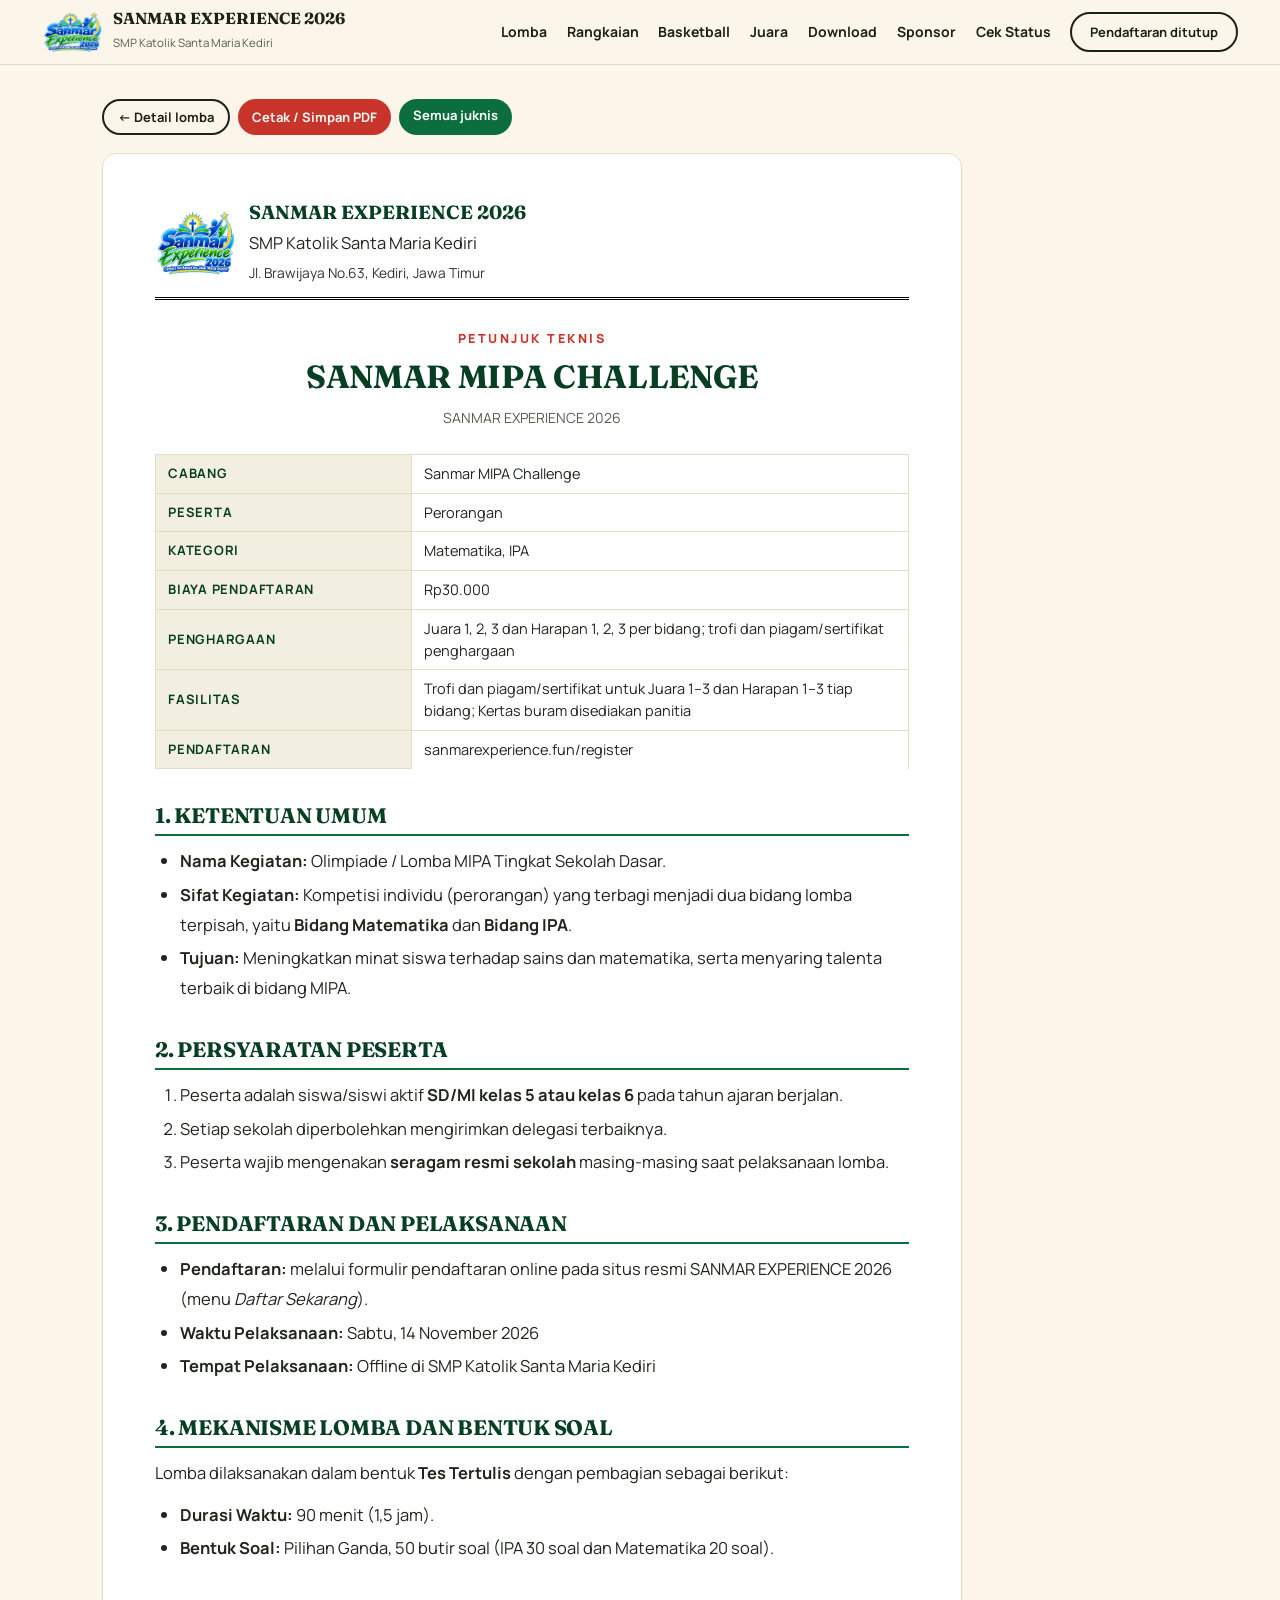
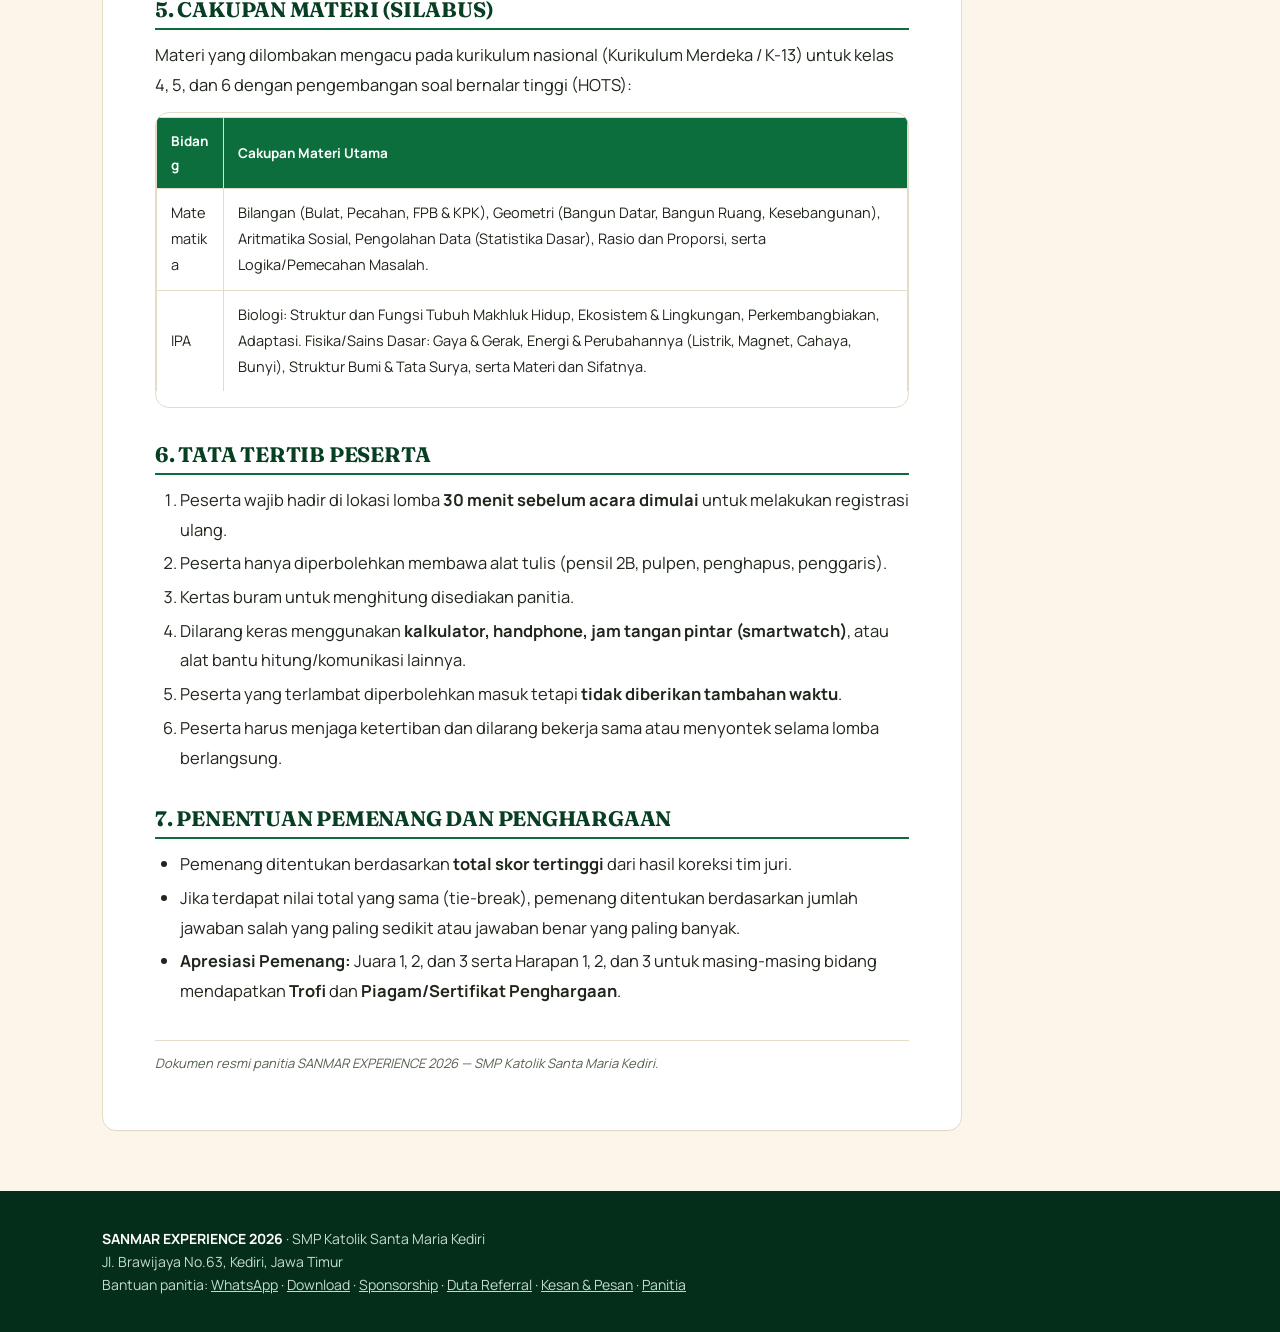
<file: juknis-mipa.html>
<!doctype html>
<html lang="id"><head><meta charset="utf-8"><meta name="viewport" content="width=device-width,initial-scale=1">
<title>Juknis Sanmar MIPA Challenge — SANMAR EXPERIENCE 2026</title>
<link rel="icon" href="assets/img/favicon.png" sizes="any">
<link rel="preconnect" href="https://fonts.googleapis.com"><link rel="preconnect" href="https://fonts.gstatic.com" crossorigin>
<link href="https://fonts.googleapis.com/css2?family=Fraunces:wght@600;700&family=Manrope:wght@400;600;700;800&display=swap" rel="stylesheet">
<link rel="stylesheet" href="assets/style.css">
<style media="print">@page{size:A4;margin:16mm 16mm 18mm}body{background:#fff}.jk-wrap{display:block}.jk-doc{border:0!important;padding:0!important;box-shadow:none!important;font-size:11.5pt;line-height:1.55}.jk-doc h2{break-after:avoid}.jk-doc li,.jk-doc tr{break-inside:avoid}</style>
</head><body>
<header class="top"><div class="wrap">
  <a class="brand" href="index.html"><img src="assets/img/logo.webp" alt="Logo SANMAR EXPERIENCE 2026" height="42" style="width:auto"><span><b>SANMAR EXPERIENCE 2026</b><small>SMP Katolik Santa Maria Kediri</small></span></a>
  <button class="burger" id="navBtn" type="button" aria-label="Buka menu" aria-controls="nv" aria-expanded="false">☰</button>
  <nav class="nav" id="nv"><a href="index.html#lomba">Lomba</a><a href="index.html#rangkaian">Rangkaian</a><a href="index.html#skor-bola-basket">Basketball</a><a href="pemenang.html">Juara</a><a href="download.html">Download</a><a href="sponsor.html">Sponsor</a><a href="cek-status.html">Cek Status</a><a class="btn sm ghost" href="register.html">Pendaftaran ditutup</a></nav></div></header>
<div class="nav-ov" id="navOv"></div>

<section class="jk-sec"><div class="wrap">
  <div class="jk-actions noprint"><a class="btn sm ghost" href="lomba.html?s=mipa">← Detail lomba</a><button class="btn sm red" onclick="window.print()">Cetak / Simpan PDF</button><a class="btn sm" href="download.html">Semua juknis</a></div>
  <div class="jk-wrap"><article class="jk-doc">
      <div class="kop"><img src="assets/img/logo.webp" alt="" height="60" style="width:auto;max-width:80px"><div><b>SANMAR EXPERIENCE 2026</b><br>SMP Katolik Santa Maria Kediri<br><small>Jl. Brawijaya No.63, Kediri, Jawa Timur</small></div></div>
      <div class="jk-title"><small>PETUNJUK TEKNIS</small><h1>SANMAR MIPA CHALLENGE</h1>
        <span>SANMAR EXPERIENCE 2026</span></div>
      <table class="jk-sum"><tr><th>Cabang</th><td>Sanmar MIPA Challenge</td></tr><tr><th>Peserta</th><td>Perorangan</td></tr><tr><th>Kategori</th><td>Matematika, IPA</td></tr><tr><th>Biaya pendaftaran</th><td>Rp30.000</td></tr><tr><th>Penghargaan</th><td>Juara 1, 2, 3 dan Harapan 1, 2, 3 per bidang; trofi dan piagam/sertifikat penghargaan</td></tr><tr><th>Fasilitas</th><td>Trofi dan piagam/sertifikat untuk Juara 1–3 dan Harapan 1–3 tiap bidang; Kertas buram disediakan panitia</td></tr><tr><th>Pendaftaran</th><td>sanmarexperience.fun/register</td></tr></table>
      <h2 id="jk1">1. KETENTUAN UMUM</h2><ul><li><strong>Nama Kegiatan:</strong> Olimpiade / Lomba MIPA Tingkat Sekolah Dasar.</li><li><strong>Sifat Kegiatan:</strong> Kompetisi individu (perorangan) yang terbagi menjadi dua bidang lomba terpisah, yaitu <strong>Bidang Matematika</strong> dan <strong>Bidang IPA</strong>.</li><li><strong>Tujuan:</strong> Meningkatkan minat siswa terhadap sains dan matematika, serta menyaring talenta terbaik di bidang MIPA.</li></ul><h2 id="jk2">2. PERSYARATAN PESERTA</h2><ol><li>Peserta adalah siswa/siswi aktif <strong>SD/MI kelas 5 atau kelas 6</strong> pada tahun ajaran berjalan.</li><li>Setiap sekolah diperbolehkan mengirimkan delegasi terbaiknya.</li><li>Peserta wajib mengenakan <strong>seragam resmi sekolah</strong> masing-masing saat pelaksanaan lomba.</li></ol><h2 id="jk3">3. PENDAFTARAN DAN PELAKSANAAN</h2><ul><li><strong>Pendaftaran:</strong> melalui formulir pendaftaran online pada situs resmi SANMAR EXPERIENCE 2026 (menu <em>Daftar Sekarang</em>).</li><li><strong>Waktu Pelaksanaan:</strong> Sabtu, 14 November 2026</li><li><strong>Tempat Pelaksanaan:</strong> Offline di SMP Katolik Santa Maria Kediri</li></ul><h2 id="jk4">4. MEKANISME LOMBA DAN BENTUK SOAL</h2><p>Lomba dilaksanakan dalam bentuk <strong>Tes Tertulis</strong> dengan pembagian sebagai berikut:</p><ul><li><strong>Durasi Waktu:</strong> 90 menit (1,5 jam).</li><li><strong>Bentuk Soal:</strong> Pilihan Ganda, 50 butir soal (IPA 30 soal dan Matematika 20 soal).</li></ul><h2 id="jk5">5. CAKUPAN MATERI (SILABUS)</h2><p>Materi yang dilombakan mengacu pada kurikulum nasional (Kurikulum Merdeka / K-13) untuk kelas 4, 5, dan 6 dengan pengembangan soal bernalar tinggi (HOTS):</p><div class="tw"><table class="jk-t"><tr><th><strong>Bidang</strong></th><th><strong>Cakupan Materi Utama</strong></th></tr><tr><td>Matematika</td><td>Bilangan (Bulat, Pecahan, FPB &amp; KPK), Geometri (Bangun Datar, Bangun Ruang, Kesebangunan), Aritmatika Sosial, Pengolahan Data (Statistika Dasar), Rasio dan Proporsi, serta Logika/Pemecahan Masalah.</td></tr><tr><td>IPA</td><td>Biologi: Struktur dan Fungsi Tubuh Makhluk Hidup, Ekosistem &amp; Lingkungan, Perkembangbiakan, Adaptasi. Fisika/Sains Dasar: Gaya &amp; Gerak, Energi &amp; Perubahannya (Listrik, Magnet, Cahaya, Bunyi), Struktur Bumi &amp; Tata Surya, serta Materi dan Sifatnya.</td></tr></table></div><h2 id="jk6">6. TATA TERTIB PESERTA</h2><ol><li>Peserta wajib hadir di lokasi lomba <strong>30 menit sebelum acara dimulai</strong> untuk melakukan registrasi ulang.</li><li>Peserta hanya diperbolehkan membawa alat tulis (pensil 2B, pulpen, penghapus, penggaris).</li><li>Kertas buram untuk menghitung disediakan panitia.</li><li>Dilarang keras menggunakan <strong>kalkulator, handphone, jam tangan pintar (smartwatch)</strong>, atau alat bantu hitung/komunikasi lainnya.</li><li>Peserta yang terlambat diperbolehkan masuk tetapi <strong>tidak diberikan tambahan waktu</strong>.</li><li>Peserta harus menjaga ketertiban dan dilarang bekerja sama atau menyontek selama lomba berlangsung.</li></ol><h2 id="jk7">7. PENENTUAN PEMENANG DAN PENGHARGAAN</h2><ul><li>Pemenang ditentukan berdasarkan <strong>total skor tertinggi</strong> dari hasil koreksi tim juri.</li><li>Jika terdapat nilai total yang sama (tie-break), pemenang ditentukan berdasarkan jumlah jawaban salah yang paling sedikit atau jawaban benar yang paling banyak.</li><li><strong>Apresiasi Pemenang:</strong> Juara 1, 2, dan 3 serta Harapan 1, 2, dan 3 untuk masing-masing bidang mendapatkan <strong>Trofi</strong> dan <strong>Piagam/Sertifikat Penghargaan</strong>.</li></ul>      <p class="jk-foot">Dokumen resmi panitia SANMAR EXPERIENCE 2026 — SMP Katolik Santa Maria Kediri.</p>
    </article></div>
</div></section>
<footer><div class="wrap"><b>SANMAR EXPERIENCE 2026</b> · SMP Katolik Santa Maria Kediri<br>Jl. Brawijaya No.63, Kediri, Jawa Timur<br>Bantuan panitia: <a href="https://wa.me/6285607606423" target="_blank" rel="noopener">WhatsApp</a> · <a href="download.html">Download</a> · <a href="sponsor.html">Sponsorship</a> · <a href="referral.html">Duta Referral</a> · <a href="kesan-pesan.html">Kesan &amp; Pesan</a> · <a href="admin/">Panitia</a></div></footer>
<button type="button" id="toTop" class="totop noprint" aria-label="Kembali ke atas"><svg viewBox="0 0 24 24" width="20" height="20" fill="none" stroke="currentColor" stroke-width="2.6" stroke-linecap="round" stroke-linejoin="round"><path d="M5 15l7-7 7 7"/></svg></button>
<script src="assets/js/config.js"></script><script src="assets/js/site.js"></script>
</body></html>
</file>
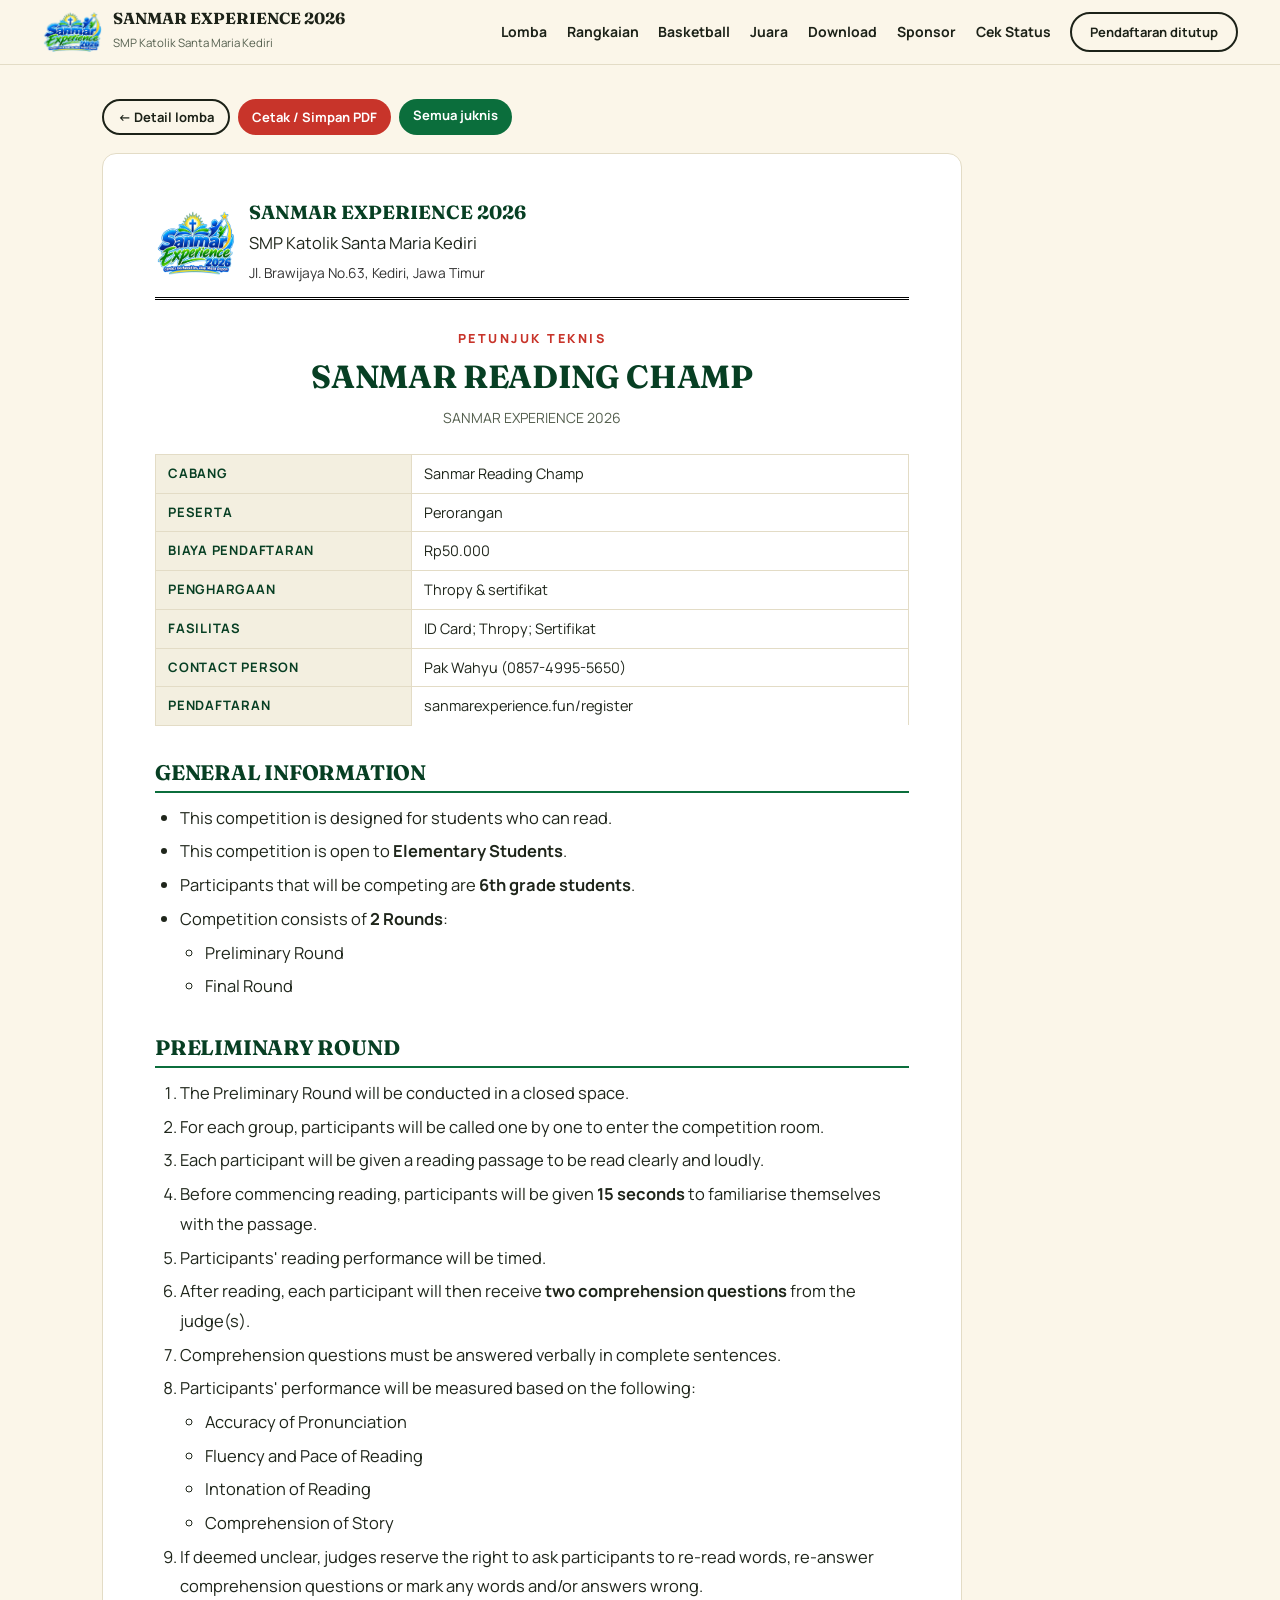
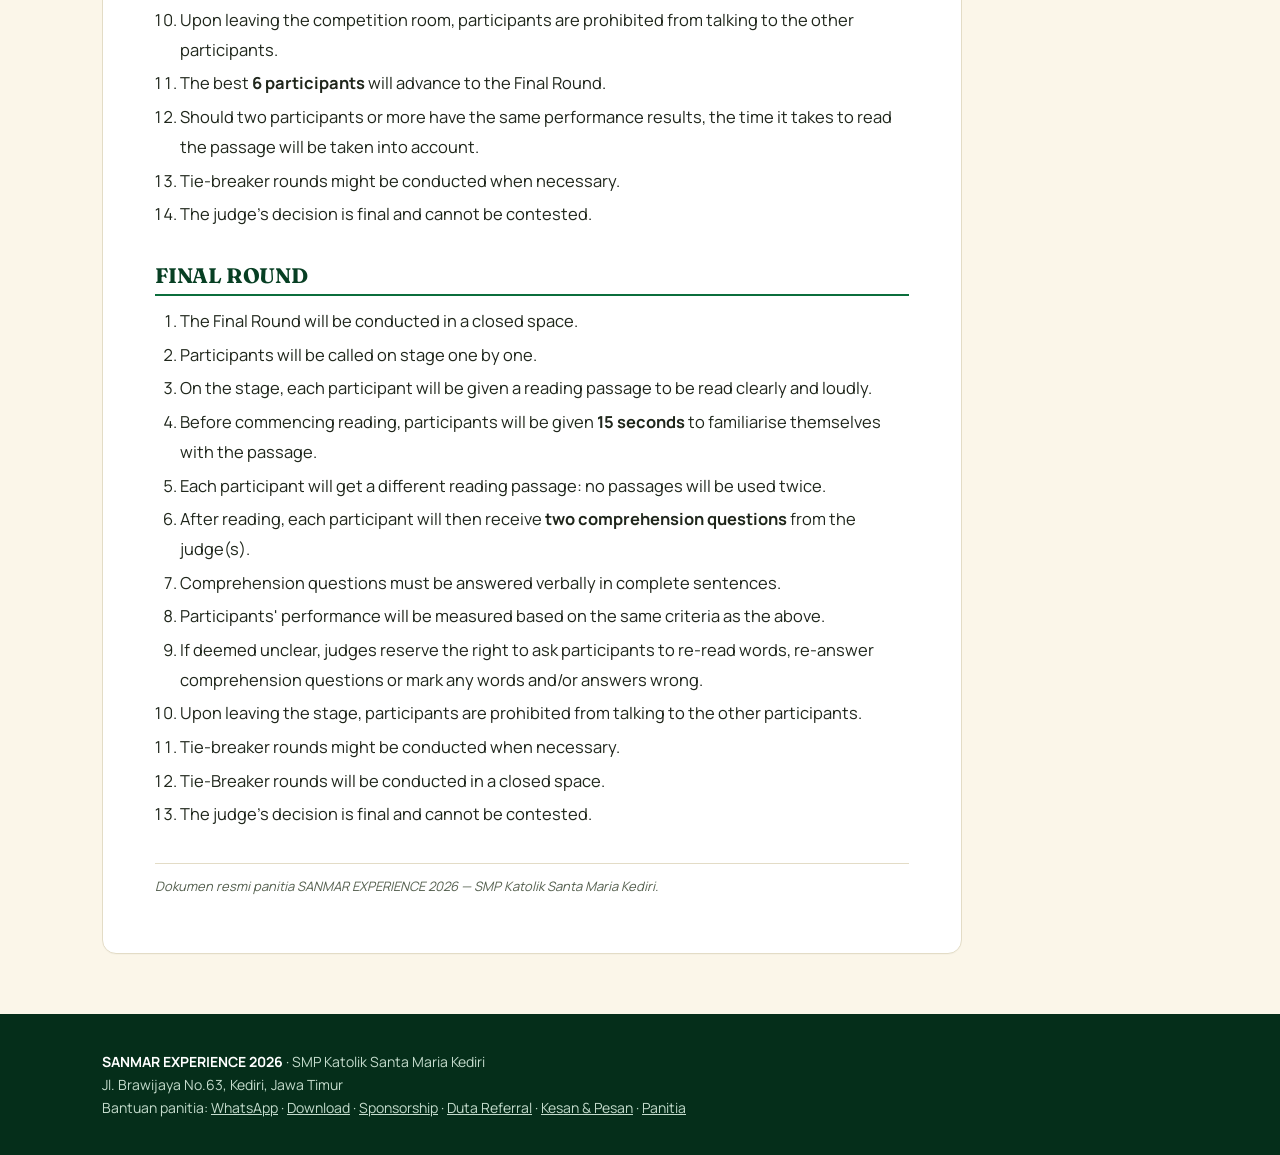
<file: juknis-reading-champ.html>
<!doctype html>
<html lang="id"><head><meta charset="utf-8"><meta name="viewport" content="width=device-width,initial-scale=1">
<title>Juknis Sanmar Reading Champ — SANMAR EXPERIENCE 2026</title>
<link rel="icon" href="assets/img/favicon.png" sizes="any">
<link rel="preconnect" href="https://fonts.googleapis.com"><link rel="preconnect" href="https://fonts.gstatic.com" crossorigin>
<link href="https://fonts.googleapis.com/css2?family=Fraunces:wght@600;700&family=Manrope:wght@400;600;700;800&display=swap" rel="stylesheet">
<link rel="stylesheet" href="assets/style.css">
<style media="print">@page{size:A4;margin:16mm 16mm 18mm}body{background:#fff}.jk-wrap{display:block}.jk-doc{border:0!important;padding:0!important;box-shadow:none!important;font-size:11.5pt;line-height:1.55}.jk-doc h2{break-after:avoid}.jk-doc li,.jk-doc tr{break-inside:avoid}</style>
</head><body>
<header class="top"><div class="wrap">
  <a class="brand" href="index.html"><img src="assets/img/logo.webp" alt="Logo SANMAR EXPERIENCE 2026" height="42" style="width:auto"><span><b>SANMAR EXPERIENCE 2026</b><small>SMP Katolik Santa Maria Kediri</small></span></a>
  <button class="burger" id="navBtn" type="button" aria-label="Buka menu" aria-controls="nv" aria-expanded="false">☰</button>
  <nav class="nav" id="nv"><a href="index.html#lomba">Lomba</a><a href="index.html#rangkaian">Rangkaian</a><a href="index.html#skor-bola-basket">Basketball</a><a href="pemenang.html">Juara</a><a href="download.html">Download</a><a href="sponsor.html">Sponsor</a><a href="cek-status.html">Cek Status</a><a class="btn sm ghost" href="register.html">Pendaftaran ditutup</a></nav></div></header>
<div class="nav-ov" id="navOv"></div>

<section class="jk-sec"><div class="wrap">
  <div class="jk-actions noprint"><a class="btn sm ghost" href="lomba.html?s=reading-champ">← Detail lomba</a><button class="btn sm red" onclick="window.print()">Cetak / Simpan PDF</button><a class="btn sm" href="download.html">Semua juknis</a></div>
  <div class="jk-wrap"><article class="jk-doc">
      <div class="kop"><img src="assets/img/logo.webp" alt="" height="60" style="width:auto;max-width:80px"><div><b>SANMAR EXPERIENCE 2026</b><br>SMP Katolik Santa Maria Kediri<br><small>Jl. Brawijaya No.63, Kediri, Jawa Timur</small></div></div>
      <div class="jk-title"><small>PETUNJUK TEKNIS</small><h1>SANMAR READING CHAMP</h1>
        <span>SANMAR EXPERIENCE 2026</span></div>
      <table class="jk-sum"><tr><th>Cabang</th><td>Sanmar Reading Champ</td></tr><tr><th>Peserta</th><td>Perorangan</td></tr><tr><th>Biaya pendaftaran</th><td>Rp50.000</td></tr><tr><th>Penghargaan</th><td>Thropy &amp; sertifikat</td></tr><tr><th>Fasilitas</th><td>ID Card; Thropy; Sertifikat</td></tr><tr><th>Contact person</th><td>Pak Wahyu (0857-4995-5650)</td></tr><tr><th>Pendaftaran</th><td>sanmarexperience.fun/register</td></tr></table>
      <h2 id="jk1">GENERAL INFORMATION</h2><ul><li>This competition is designed for students who can read.</li><li>This competition is open to <strong>Elementary Students</strong>.</li><li>Participants that will be competing are <strong>6th grade students</strong>.</li><li>Competition consists of <strong>2 Rounds</strong>:<ul><li>Preliminary Round</li><li>Final Round</li></ul></li></ul><h2 id="jk2">PRELIMINARY ROUND</h2><ol><li>The Preliminary Round will be conducted in a closed space.</li><li>For each group, participants will be called one by one to enter the competition room.</li><li>Each participant will be given a reading passage to be read clearly and loudly.</li><li>Before commencing reading, participants will be given <strong>15 seconds</strong> to familiarise themselves with the passage.</li><li>Participants&#039; reading performance will be timed.</li><li>After reading, each participant will then receive <strong>two comprehension questions</strong> from the judge(s).</li><li>Comprehension questions must be answered verbally in complete sentences.</li><li>Participants&#039; performance will be measured based on the following:<ul><li>Accuracy of Pronunciation</li><li>Fluency and Pace of Reading</li><li>Intonation of Reading</li><li>Comprehension of Story</li></ul></li><li>If deemed unclear, judges reserve the right to ask participants to re-read words, re-answer comprehension questions or mark any words and/or answers wrong.</li><li>Upon leaving the competition room, participants are prohibited from talking to the other participants.</li><li>The best <strong>6 participants</strong> will advance to the Final Round.</li><li>Should two participants or more have the same performance results, the time it takes to read the passage will be taken into account.</li><li>Tie-breaker rounds might be conducted when necessary.</li><li>The judge&#039;s decision is final and cannot be contested.</li></ol><h2 id="jk3">FINAL ROUND</h2><ol><li>The Final Round will be conducted in a closed space.</li><li>Participants will be called on stage one by one.</li><li>On the stage, each participant will be given a reading passage to be read clearly and loudly.</li><li>Before commencing reading, participants will be given <strong>15 seconds</strong> to familiarise themselves with the passage.</li><li>Each participant will get a different reading passage: no passages will be used twice.</li><li>After reading, each participant will then receive <strong>two comprehension questions</strong> from the judge(s).</li><li>Comprehension questions must be answered verbally in complete sentences.</li><li>Participants&#039; performance will be measured based on the same criteria as the above.</li><li>If deemed unclear, judges reserve the right to ask participants to re-read words, re-answer comprehension questions or mark any words and/or answers wrong.</li><li>Upon leaving the stage, participants are prohibited from talking to the other participants.</li><li>Tie-breaker rounds might be conducted when necessary.</li><li>Tie-Breaker rounds will be conducted in a closed space.</li><li>The judge&#039;s decision is final and cannot be contested.</li></ol>      <p class="jk-foot">Dokumen resmi panitia SANMAR EXPERIENCE 2026 — SMP Katolik Santa Maria Kediri.</p>
    </article></div>
</div></section>
<footer><div class="wrap"><b>SANMAR EXPERIENCE 2026</b> · SMP Katolik Santa Maria Kediri<br>Jl. Brawijaya No.63, Kediri, Jawa Timur<br>Bantuan panitia: <a href="https://wa.me/6285607606423" target="_blank" rel="noopener">WhatsApp</a> · <a href="download.html">Download</a> · <a href="sponsor.html">Sponsorship</a> · <a href="referral.html">Duta Referral</a> · <a href="kesan-pesan.html">Kesan &amp; Pesan</a> · <a href="admin/">Panitia</a></div></footer>
<button type="button" id="toTop" class="totop noprint" aria-label="Kembali ke atas"><svg viewBox="0 0 24 24" width="20" height="20" fill="none" stroke="currentColor" stroke-width="2.6" stroke-linecap="round" stroke-linejoin="round"><path d="M5 15l7-7 7 7"/></svg></button>
<script src="assets/js/config.js"></script><script src="assets/js/site.js"></script>
</body></html>
</file>
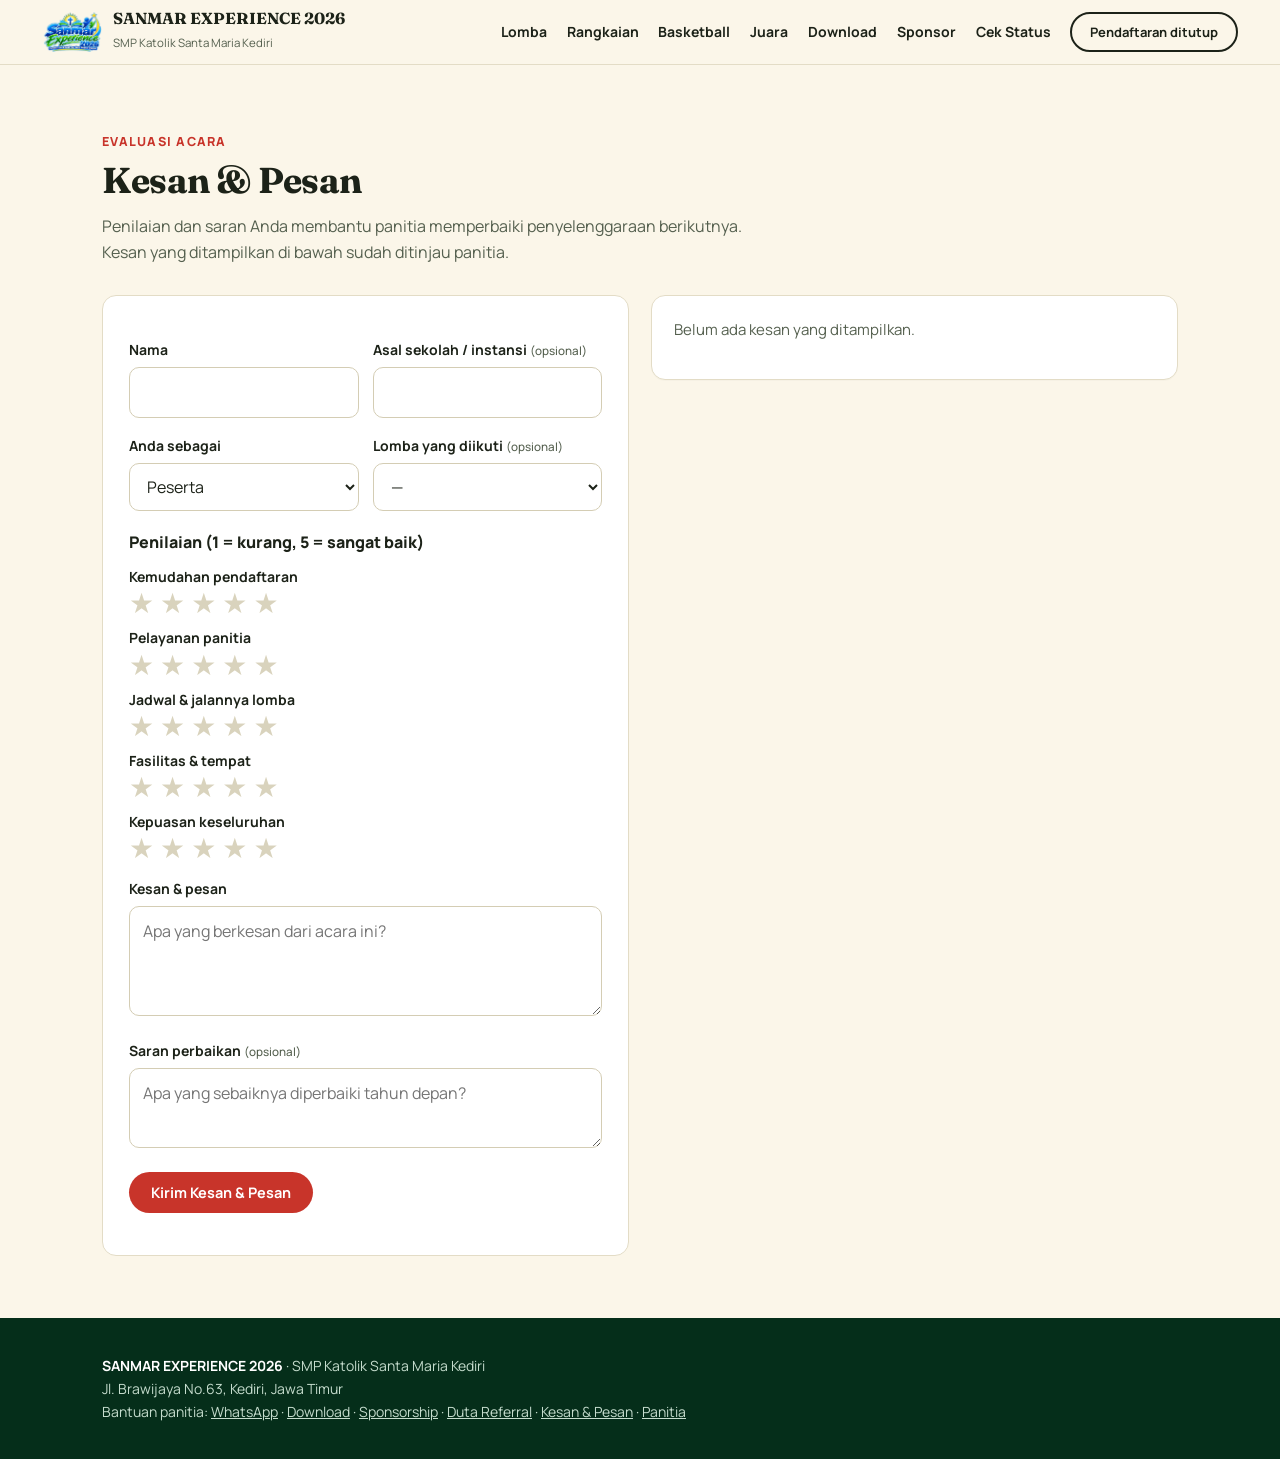
<file: kesan-pesan.html>
<!doctype html>
<html lang="id"><head><meta charset="utf-8"><meta name="viewport" content="width=device-width,initial-scale=1">
<title>Kesan & Pesan — SANMAR EXPERIENCE 2026</title><meta name="description" content="Kesan, pesan, dan saran untuk SANMAR EXPERIENCE 2026">
<link rel="icon" href="assets/img/favicon.png" sizes="any"><link rel="apple-touch-icon" href="assets/img/apple-touch-icon.png">
<link rel="preconnect" href="https://fonts.googleapis.com"><link rel="preconnect" href="https://fonts.gstatic.com" crossorigin>
<link href="https://fonts.googleapis.com/css2?family=Fraunces:wght@600;700&family=Manrope:wght@400;600;700;800&display=swap" rel="stylesheet">
<link rel="stylesheet" href="assets/style.css">
</head><body>
<header class="top"><div class="wrap">
  <a class="brand" href="index.html"><img src="assets/img/logo.webp" alt="Logo SANMAR EXPERIENCE 2026" height="42" style="width:auto"><span><b>SANMAR EXPERIENCE 2026</b><small>SMP Katolik Santa Maria Kediri</small></span></a>
  <button class="burger" id="navBtn" type="button" aria-label="Buka menu" aria-controls="nv" aria-expanded="false">☰</button>
  <nav class="nav" id="nv">
    <a href="index.html#lomba">Lomba</a><a href="index.html#rangkaian">Rangkaian</a><a href="index.html#skor-bola-basket">Basketball</a><a href="pemenang.html">Juara</a><a href="download.html">Download</a><a href="sponsor.html">Sponsor</a><a href="cek-status.html">Cek Status</a>
    <a class="btn sm ghost" id="navReg" href="register.html">Pendaftaran ditutup</a>
  </nav></div></header>
<div class="nav-ov" id="navOv"></div>

<section><div class="wrap">
  <div class="head"><span class="eyebrow">Evaluasi acara</span><h2>Kesan &amp; Pesan</h2><p>Penilaian dan saran Anda membantu panitia memperbaiki penyelenggaraan berikutnya. Kesan yang ditampilkan di bawah sudah ditinjau panitia.</p></div>
  <div style="display:grid;gap:22px;grid-template-columns:repeat(auto-fit,minmax(320px,1fr));align-items:start">
    <div>
      <form class="form" id="kesanForm">
        <div class="hp" aria-hidden="true"><input name="website" tabindex="-1" autocomplete="off"></div>
        <div class="row2"><div><label>Nama</label><input name="nama" maxlength="80" required></div><div><label>Asal sekolah / instansi <small>(opsional)</small></label><input name="sekolah" maxlength="100"></div></div>
        <div class="row2"><div><label>Anda sebagai</label><select name="peran"><option value="peserta" selected>Peserta</option><option value="pendamping">Pendamping / guru</option><option value="penonton">Penonton / orang tua</option><option value="panitia">Panitia</option><option value="lainnya">Lainnya</option></select></div>
        <div><label>Lomba yang diikuti <small>(opsional)</small></label><select name="lomba" id="kesanLomba"><option value="">—</option></select></div></div>
        <p style="margin:18px 0 0;font-weight:800">Penilaian (1 = kurang, 5 = sangat baik)</p>
        <div id="ratingFields"></div>
        <label>Kesan &amp; pesan</label><textarea name="pesan" maxlength="1000" required placeholder="Apa yang berkesan dari acara ini?"></textarea>
        <label>Saran perbaikan <small>(opsional)</small></label><textarea name="saran" maxlength="1000" style="min-height:80px" placeholder="Apa yang sebaiknya diperbaiki tahun depan?"></textarea>
        <p><button class="btn red" id="kesanSubmit">Kirim Kesan &amp; Pesan</button></p>
        <div id="kesanStatus"></div>
      </form>
    </div>
    <div id="kesanList"><div class="card"><p>Memuat kesan…</p></div></div>
  </div>
</div></section>
<footer><div class="wrap">
  <b>SANMAR EXPERIENCE 2026</b> · SMP Katolik Santa Maria Kediri<br>Jl. Brawijaya No.63, Kediri, Jawa Timur<br>
  Bantuan panitia: <a href="https://wa.me/6285607606423" target="_blank" rel="noopener">WhatsApp</a>
  · <a href="download.html">Download</a> · <a href="sponsor.html">Sponsorship</a> · <a href="referral.html">Duta Referral</a> · <a href="kesan-pesan.html">Kesan &amp; Pesan</a> · <a href="admin/">Panitia</a>
</div></footer>
<button type="button" id="toTop" class="totop noprint" aria-label="Kembali ke atas" title="Kembali ke atas"><svg viewBox="0 0 24 24" width="20" height="20" fill="none" stroke="currentColor" stroke-width="2.6" stroke-linecap="round" stroke-linejoin="round" aria-hidden="true"><path d="M5 15l7-7 7 7"/></svg></button>
<script src="assets/js/config.js"></script>
<script src="assets/js/seed.js"></script>
<script src="assets/js/core.js"></script>
<script src="assets/js/api.js"></script>
<script src="assets/js/site.js"></script>
<script src="assets/js/kesan-pesan.js"></script>
</body></html>
</file>
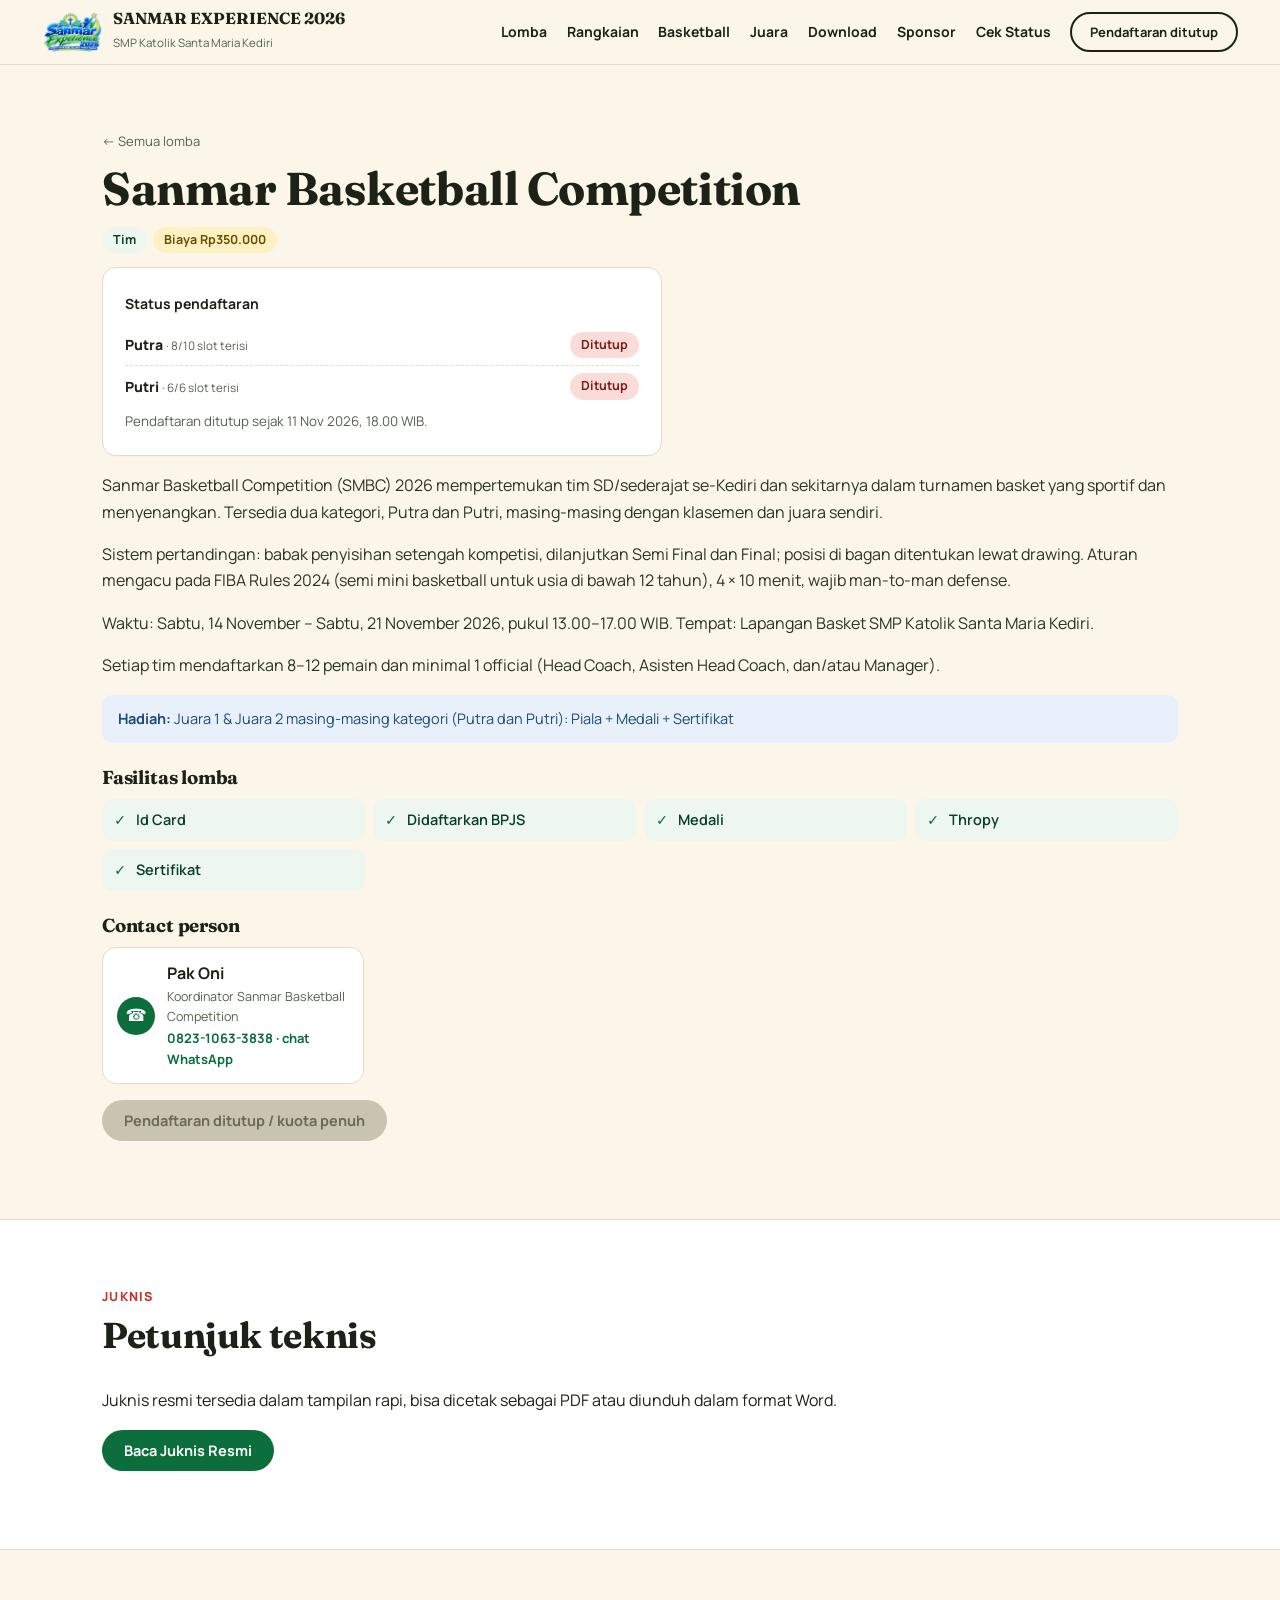
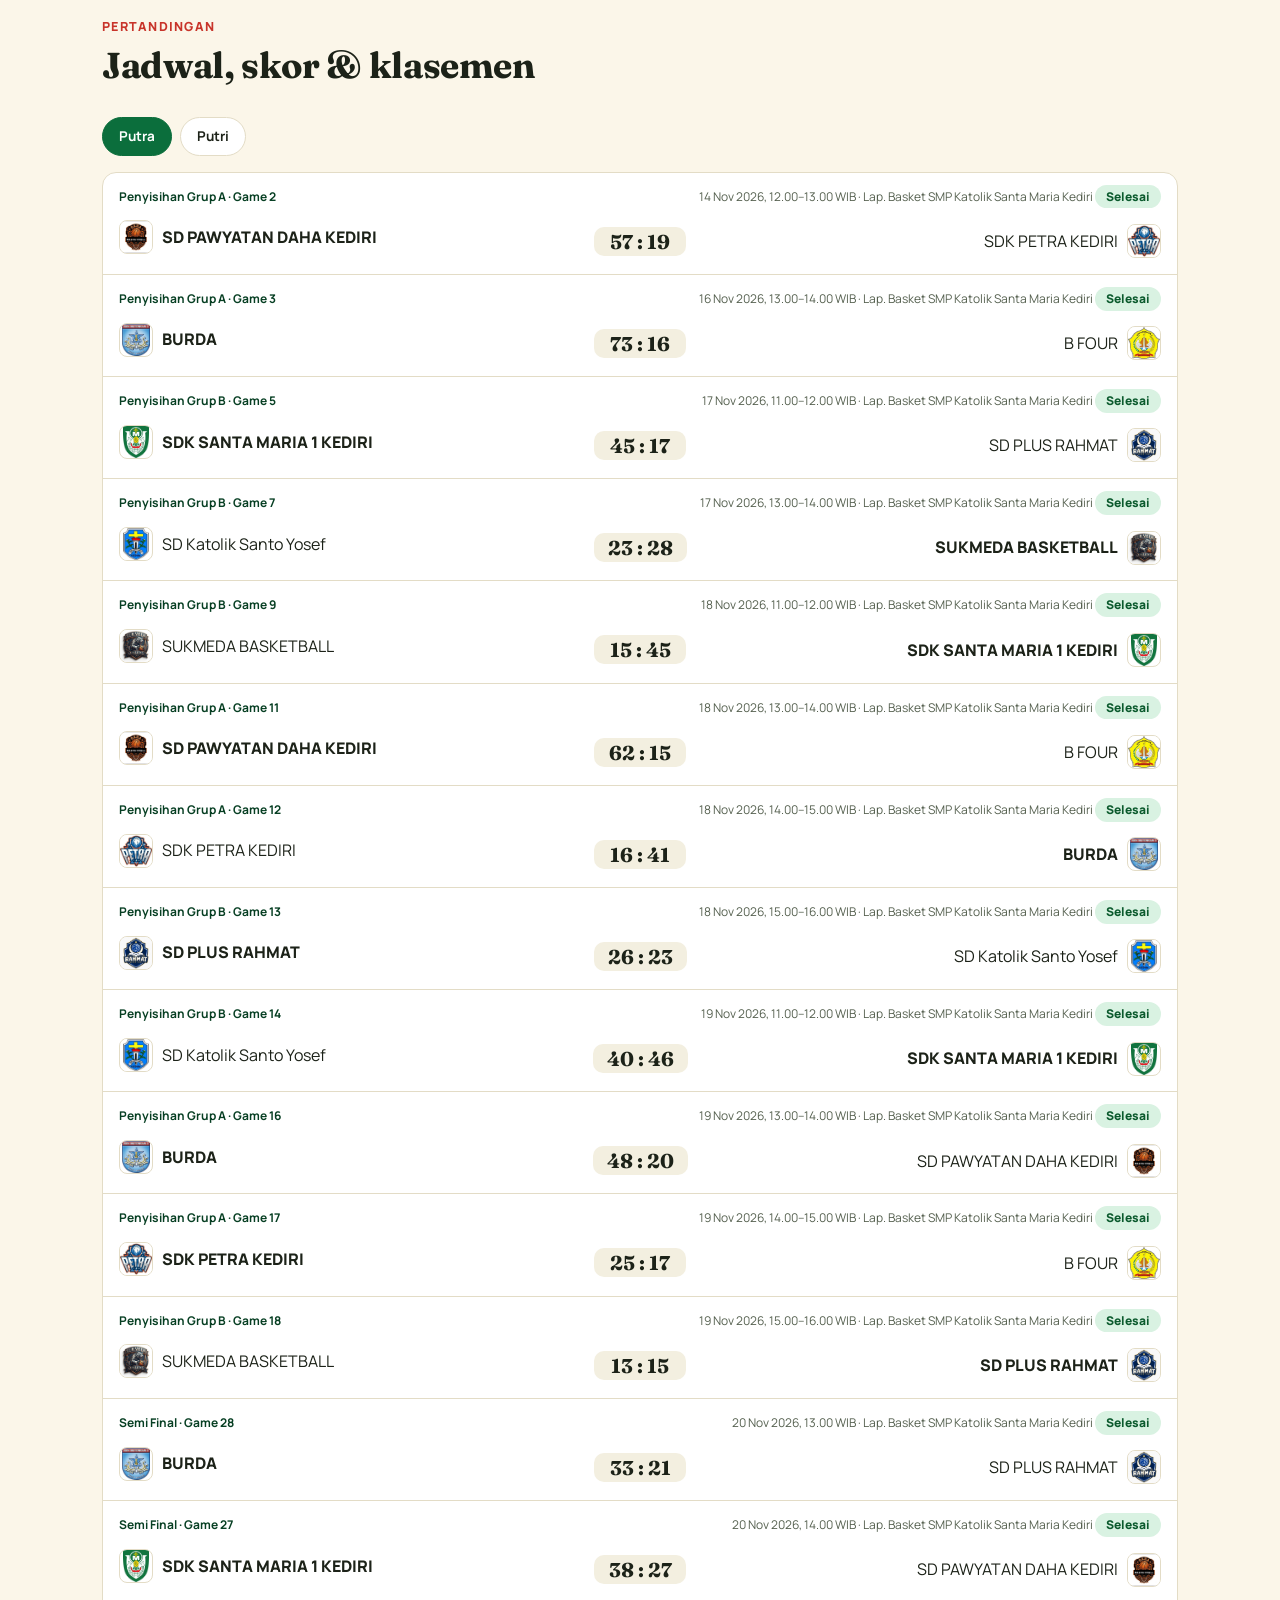
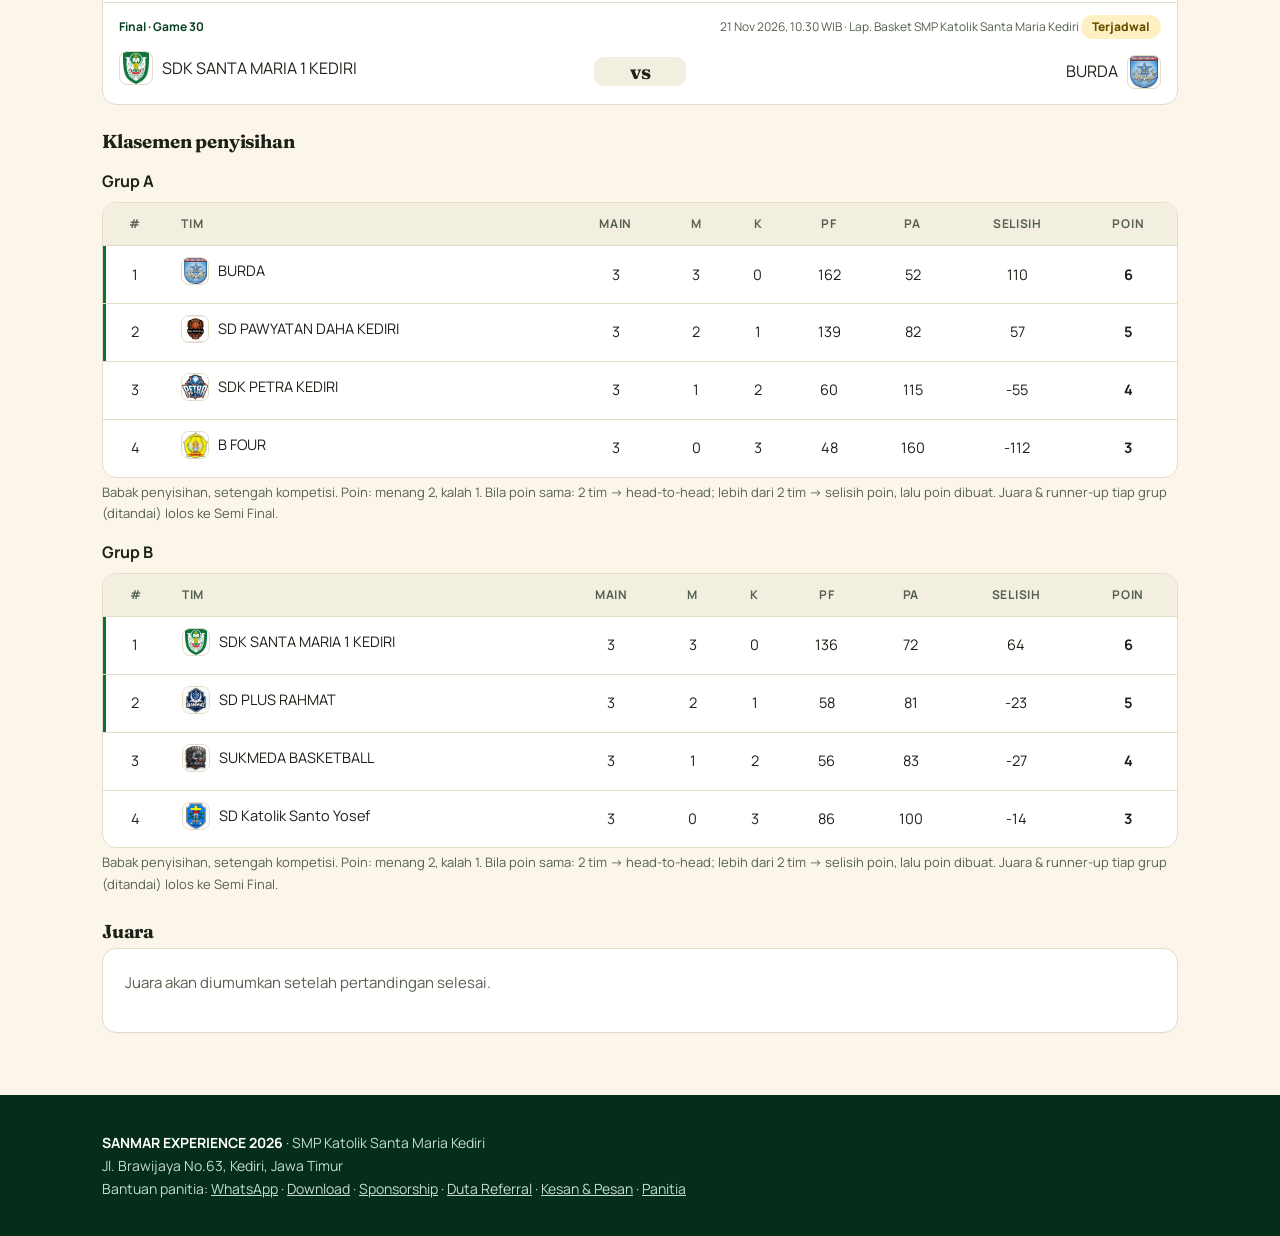
<file: lomba.html>
<!doctype html>
<html lang="id"><head><meta charset="utf-8"><meta name="viewport" content="width=device-width,initial-scale=1">
<title>Detail Lomba — SANMAR EXPERIENCE 2026</title><meta name="description" content="Detail, juknis, jadwal, dan juara cabang lomba SANMAR EXPERIENCE 2026">
<link rel="icon" href="assets/img/favicon.png" sizes="any"><link rel="apple-touch-icon" href="assets/img/apple-touch-icon.png">
<link rel="preconnect" href="https://fonts.googleapis.com"><link rel="preconnect" href="https://fonts.gstatic.com" crossorigin>
<link href="https://fonts.googleapis.com/css2?family=Fraunces:wght@600;700&family=Manrope:wght@400;600;700;800&display=swap" rel="stylesheet">
<link rel="stylesheet" href="assets/style.css">
</head><body>
<header class="top"><div class="wrap">
  <a class="brand" href="index.html"><img src="assets/img/logo.webp" alt="Logo SANMAR EXPERIENCE 2026" height="42" style="width:auto"><span><b>SANMAR EXPERIENCE 2026</b><small>SMP Katolik Santa Maria Kediri</small></span></a>
  <button class="burger" id="navBtn" type="button" aria-label="Buka menu" aria-controls="nv" aria-expanded="false">☰</button>
  <nav class="nav" id="nv">
    <a href="index.html#lomba">Lomba</a><a href="index.html#rangkaian">Rangkaian</a><a href="index.html#skor-bola-basket">Basketball</a><a href="pemenang.html">Juara</a><a href="download.html">Download</a><a href="sponsor.html">Sponsor</a><a href="cek-status.html">Cek Status</a>
    <a class="btn sm ghost" id="navReg" href="register.html">Pendaftaran ditutup</a>
  </nav></div></header>
<div class="nav-ov" id="navOv"></div>

<section><div class="wrap" id="lombaDetail"><div class="card"><p>Memuat detail lomba…</p></div></div></section>
<section class="alt" id="juknis"><div class="wrap" id="lombaJuknis"></div></section>
<section id="hasil"><div class="wrap" id="lombaHasil"></div></section>
<footer><div class="wrap">
  <b>SANMAR EXPERIENCE 2026</b> · SMP Katolik Santa Maria Kediri<br>Jl. Brawijaya No.63, Kediri, Jawa Timur<br>
  Bantuan panitia: <a href="https://wa.me/6285607606423" target="_blank" rel="noopener">WhatsApp</a>
  · <a href="download.html">Download</a> · <a href="sponsor.html">Sponsorship</a> · <a href="referral.html">Duta Referral</a> · <a href="kesan-pesan.html">Kesan &amp; Pesan</a> · <a href="admin/">Panitia</a>
</div></footer>
<button type="button" id="toTop" class="totop noprint" aria-label="Kembali ke atas" title="Kembali ke atas"><svg viewBox="0 0 24 24" width="20" height="20" fill="none" stroke="currentColor" stroke-width="2.6" stroke-linecap="round" stroke-linejoin="round" aria-hidden="true"><path d="M5 15l7-7 7 7"/></svg></button>
<script src="assets/js/config.js"></script>
<script src="assets/js/seed.js"></script>
<script src="assets/js/core.js"></script>
<script src="assets/js/api.js"></script>
<script src="assets/js/site.js"></script>
<script src="assets/js/lomba.js"></script>
</body></html>
</file>
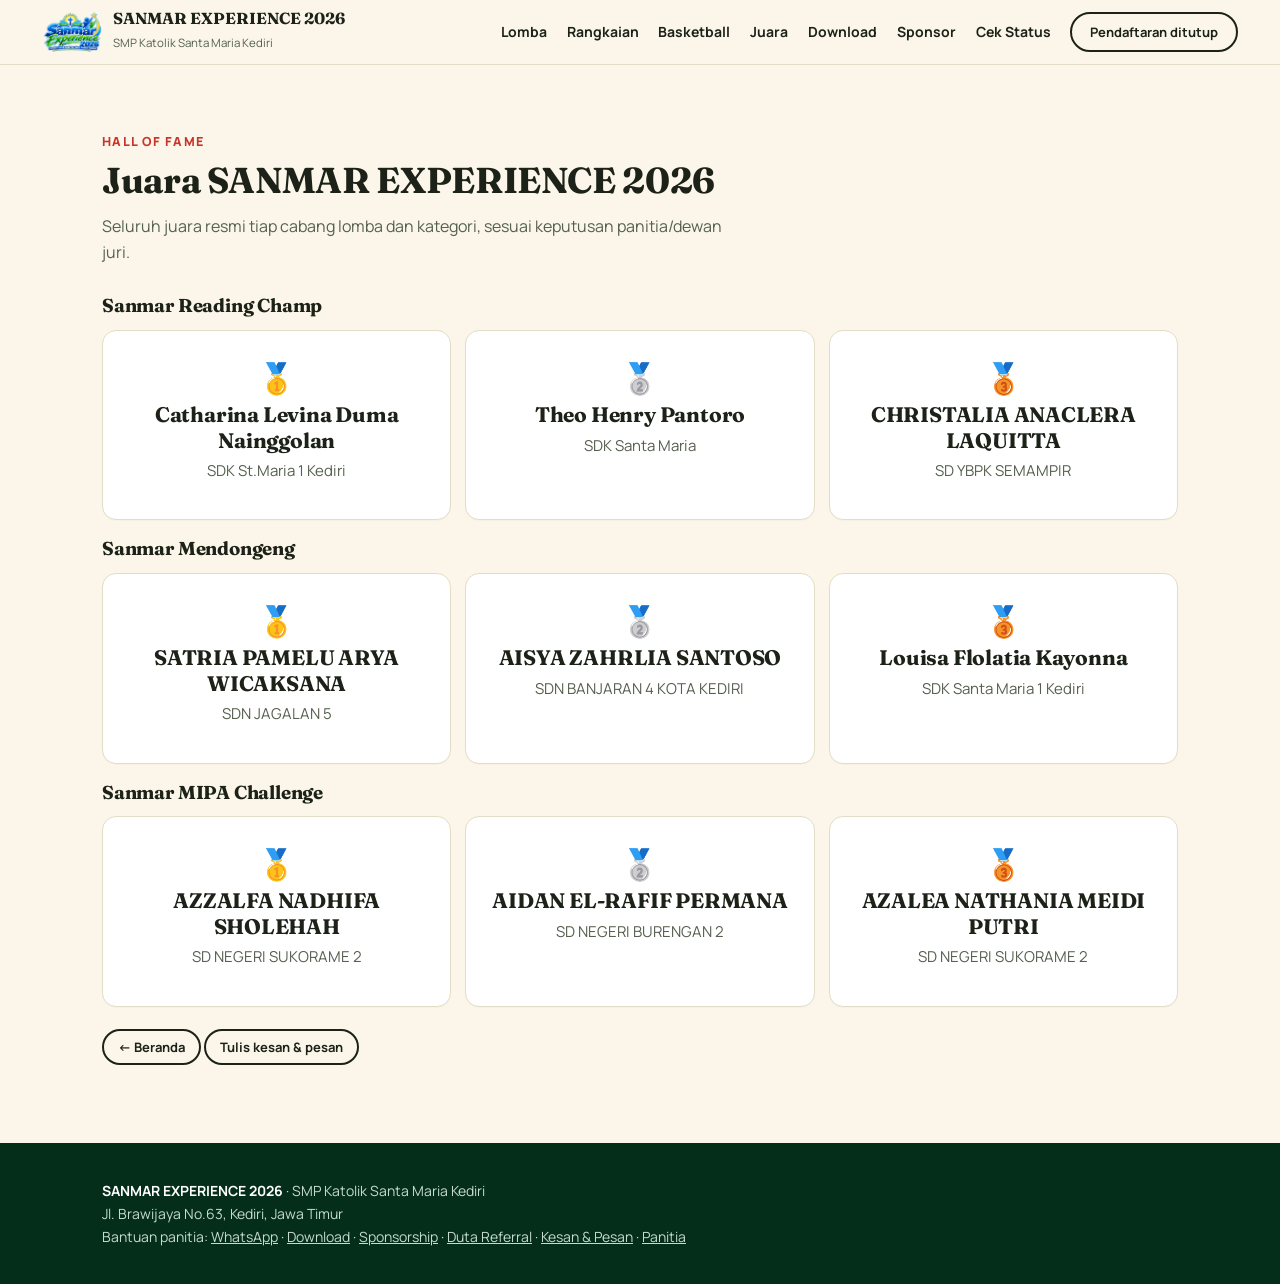
<file: pemenang.html>
<!doctype html>
<html lang="id"><head><meta charset="utf-8"><meta name="viewport" content="width=device-width,initial-scale=1">
<title>Juara — SANMAR EXPERIENCE 2026</title><meta name="description" content="Daftar juara resmi SANMAR EXPERIENCE 2026">
<link rel="icon" href="assets/img/favicon.png" sizes="any"><link rel="apple-touch-icon" href="assets/img/apple-touch-icon.png">
<link rel="preconnect" href="https://fonts.googleapis.com"><link rel="preconnect" href="https://fonts.gstatic.com" crossorigin>
<link href="https://fonts.googleapis.com/css2?family=Fraunces:wght@600;700&family=Manrope:wght@400;600;700;800&display=swap" rel="stylesheet">
<link rel="stylesheet" href="assets/style.css">
</head><body>
<header class="top"><div class="wrap">
  <a class="brand" href="index.html"><img src="assets/img/logo.webp" alt="Logo SANMAR EXPERIENCE 2026" height="42" style="width:auto"><span><b>SANMAR EXPERIENCE 2026</b><small>SMP Katolik Santa Maria Kediri</small></span></a>
  <button class="burger" id="navBtn" type="button" aria-label="Buka menu" aria-controls="nv" aria-expanded="false">☰</button>
  <nav class="nav" id="nv">
    <a href="index.html#lomba">Lomba</a><a href="index.html#rangkaian">Rangkaian</a><a href="index.html#skor-bola-basket">Basketball</a><a href="pemenang.html">Juara</a><a href="download.html">Download</a><a href="sponsor.html">Sponsor</a><a href="cek-status.html">Cek Status</a>
    <a class="btn sm ghost" id="navReg" href="register.html">Pendaftaran ditutup</a>
  </nav></div></header>
<div class="nav-ov" id="navOv"></div>

<section><div class="wrap">
  <div class="head"><span class="eyebrow">Hall of Fame</span><h2>Juara SANMAR EXPERIENCE 2026</h2><p>Seluruh juara resmi tiap cabang lomba dan kategori, sesuai keputusan panitia/dewan juri.</p></div>
  <div id="allJuara"><div class="card"><p>Memuat daftar juara…</p></div></div>
  <p style="margin-top:22px"><a class="btn sm ghost" href="index.html">← Beranda</a> <a class="btn sm ghost" href="kesan-pesan.html">Tulis kesan &amp; pesan</a></p>
</div></section>
<footer><div class="wrap">
  <b>SANMAR EXPERIENCE 2026</b> · SMP Katolik Santa Maria Kediri<br>Jl. Brawijaya No.63, Kediri, Jawa Timur<br>
  Bantuan panitia: <a href="https://wa.me/6285607606423" target="_blank" rel="noopener">WhatsApp</a>
  · <a href="download.html">Download</a> · <a href="sponsor.html">Sponsorship</a> · <a href="referral.html">Duta Referral</a> · <a href="kesan-pesan.html">Kesan &amp; Pesan</a> · <a href="admin/">Panitia</a>
</div></footer>
<button type="button" id="toTop" class="totop noprint" aria-label="Kembali ke atas" title="Kembali ke atas"><svg viewBox="0 0 24 24" width="20" height="20" fill="none" stroke="currentColor" stroke-width="2.6" stroke-linecap="round" stroke-linejoin="round" aria-hidden="true"><path d="M5 15l7-7 7 7"/></svg></button>
<script src="assets/js/config.js"></script>
<script src="assets/js/seed.js"></script>
<script src="assets/js/core.js"></script>
<script src="assets/js/api.js"></script>
<script src="assets/js/site.js"></script>
<script src="assets/js/pemenang.js"></script>
</body></html>
</file>
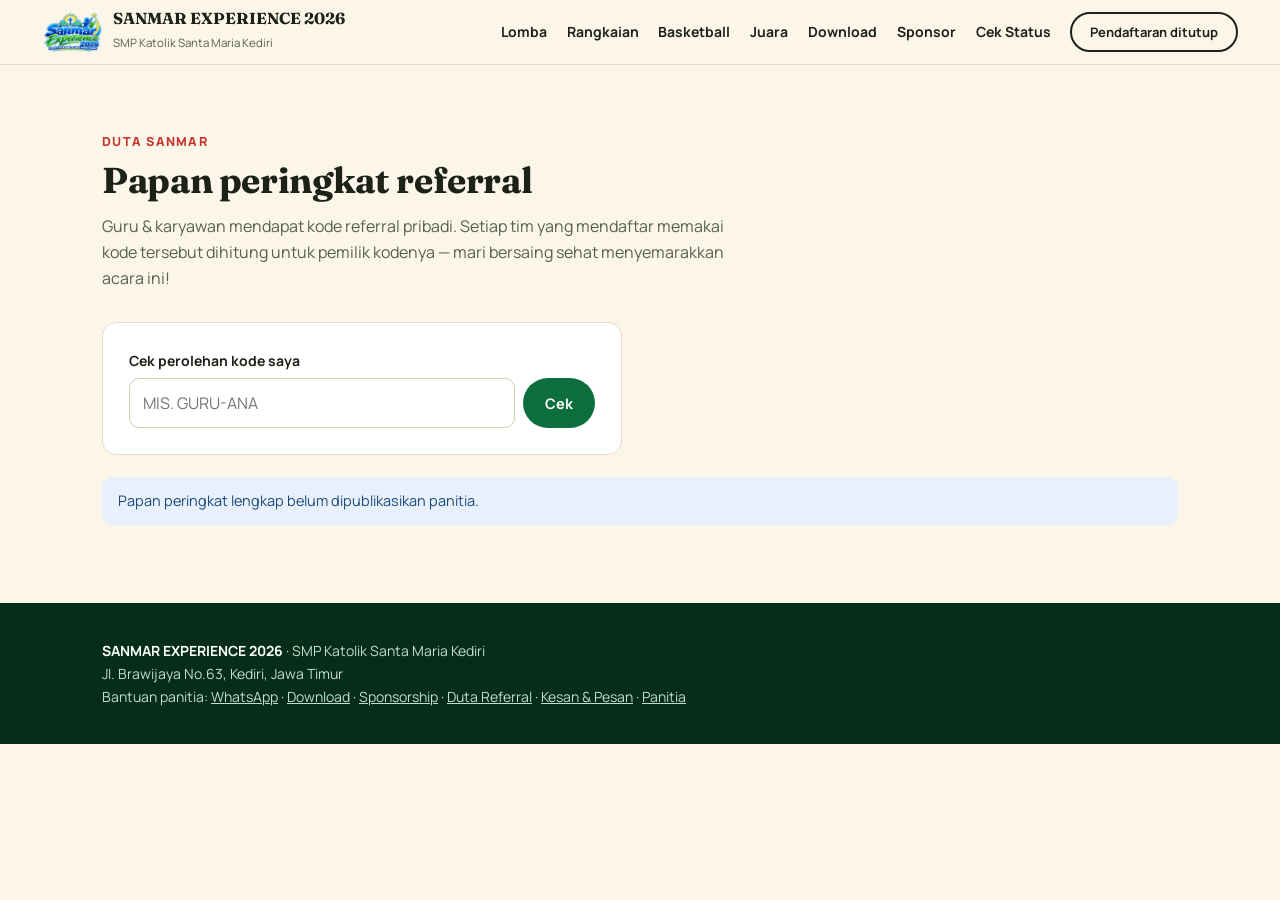
<file: referral.html>
<!doctype html>
<html lang="id"><head><meta charset="utf-8"><meta name="viewport" content="width=device-width,initial-scale=1">
<title>Duta Referral — SANMAR EXPERIENCE 2026</title><meta name="description" content="Papan peringkat duta referral SANMAR EXPERIENCE 2026">
<link rel="icon" href="assets/img/favicon.png" sizes="any"><link rel="apple-touch-icon" href="assets/img/apple-touch-icon.png">
<link rel="preconnect" href="https://fonts.googleapis.com"><link rel="preconnect" href="https://fonts.gstatic.com" crossorigin>
<link href="https://fonts.googleapis.com/css2?family=Fraunces:wght@600;700&family=Manrope:wght@400;600;700;800&display=swap" rel="stylesheet">
<link rel="stylesheet" href="assets/style.css">
</head><body>
<header class="top"><div class="wrap">
  <a class="brand" href="index.html"><img src="assets/img/logo.webp" alt="Logo SANMAR EXPERIENCE 2026" height="42" style="width:auto"><span><b>SANMAR EXPERIENCE 2026</b><small>SMP Katolik Santa Maria Kediri</small></span></a>
  <button class="burger" id="navBtn" type="button" aria-label="Buka menu" aria-controls="nv" aria-expanded="false">☰</button>
  <nav class="nav" id="nv">
    <a href="index.html#lomba">Lomba</a><a href="index.html#rangkaian">Rangkaian</a><a href="index.html#skor-bola-basket">Basketball</a><a href="pemenang.html">Juara</a><a href="download.html">Download</a><a href="sponsor.html">Sponsor</a><a href="cek-status.html">Cek Status</a>
    <a class="btn sm ghost" id="navReg" href="register.html">Pendaftaran ditutup</a>
  </nav></div></header>
<div class="nav-ov" id="navOv"></div>

<section><div class="wrap">
  <div class="head"><span class="eyebrow">Duta SANMAR</span><h2>Papan peringkat referral</h2><p>Guru &amp; karyawan mendapat kode referral pribadi. Setiap tim yang mendaftar memakai kode tersebut dihitung untuk pemilik kodenya — mari bersaing sehat menyemarakkan acara ini!</p></div>
  <form class="form" id="refForm" style="max-width:520px;margin-bottom:22px"><label style="margin-top:0">Cek perolehan kode saya</label><div style="display:flex;gap:8px"><input name="kode" placeholder="mis. GURU-ANA" style="text-transform:uppercase" required><button class="btn">Cek</button></div></form>
  <div id="refResult" style="margin-bottom:20px"></div>
  <div id="refBoard"><div class="alert info">Papan peringkat lengkap belum dipublikasikan panitia.</div></div>
</div></section>
<footer><div class="wrap">
  <b>SANMAR EXPERIENCE 2026</b> · SMP Katolik Santa Maria Kediri<br>Jl. Brawijaya No.63, Kediri, Jawa Timur<br>
  Bantuan panitia: <a href="https://wa.me/6285607606423" target="_blank" rel="noopener">WhatsApp</a>
  · <a href="download.html">Download</a> · <a href="sponsor.html">Sponsorship</a> · <a href="referral.html">Duta Referral</a> · <a href="kesan-pesan.html">Kesan &amp; Pesan</a> · <a href="admin/">Panitia</a>
</div></footer>
<button type="button" id="toTop" class="totop noprint" aria-label="Kembali ke atas" title="Kembali ke atas"><svg viewBox="0 0 24 24" width="20" height="20" fill="none" stroke="currentColor" stroke-width="2.6" stroke-linecap="round" stroke-linejoin="round" aria-hidden="true"><path d="M5 15l7-7 7 7"/></svg></button>
<script src="assets/js/config.js"></script>
<script src="assets/js/seed.js"></script>
<script src="assets/js/core.js"></script>
<script src="assets/js/api.js"></script>
<script src="assets/js/site.js"></script>
<script src="assets/js/referral.js"></script>
</body></html>
</file>
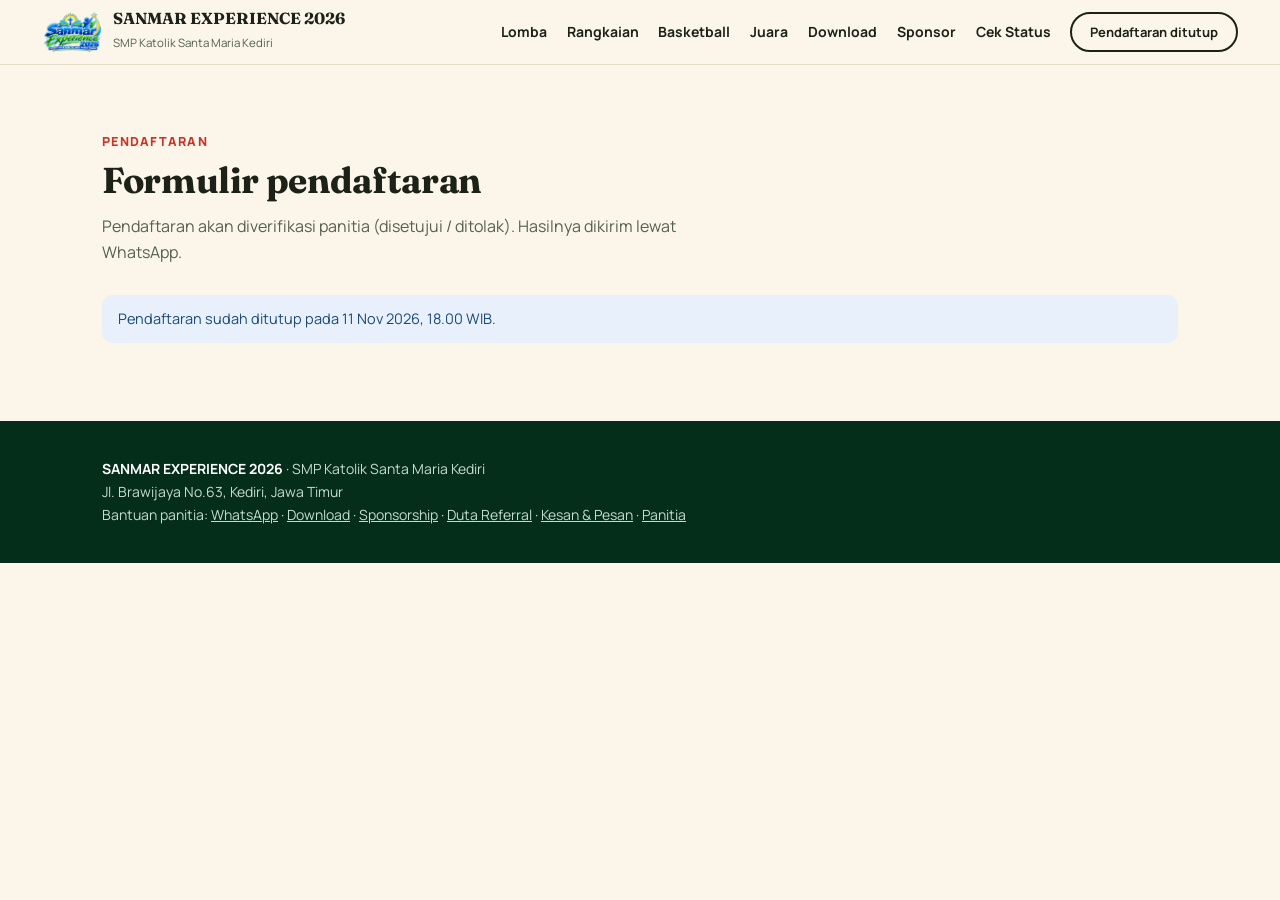
<file: register.html>
<!doctype html>
<html lang="id"><head><meta charset="utf-8"><meta name="viewport" content="width=device-width,initial-scale=1">
<title>Pendaftaran — SANMAR EXPERIENCE 2026</title><meta name="description" content="Formulir pendaftaran lomba SANMAR EXPERIENCE 2026">
<link rel="icon" href="assets/img/favicon.png" sizes="any"><link rel="apple-touch-icon" href="assets/img/apple-touch-icon.png">
<link rel="preconnect" href="https://fonts.googleapis.com"><link rel="preconnect" href="https://fonts.gstatic.com" crossorigin>
<link href="https://fonts.googleapis.com/css2?family=Fraunces:wght@600;700&family=Manrope:wght@400;600;700;800&display=swap" rel="stylesheet">
<link rel="stylesheet" href="assets/style.css">
</head><body>
<header class="top"><div class="wrap">
  <a class="brand" href="index.html"><img src="assets/img/logo.webp" alt="Logo SANMAR EXPERIENCE 2026" height="42" style="width:auto"><span><b>SANMAR EXPERIENCE 2026</b><small>SMP Katolik Santa Maria Kediri</small></span></a>
  <button class="burger" id="navBtn" type="button" aria-label="Buka menu" aria-controls="nv" aria-expanded="false">☰</button>
  <nav class="nav" id="nv">
    <a href="index.html#lomba">Lomba</a><a href="index.html#rangkaian">Rangkaian</a><a href="index.html#skor-bola-basket">Basketball</a><a href="pemenang.html">Juara</a><a href="download.html">Download</a><a href="sponsor.html">Sponsor</a><a href="cek-status.html">Cek Status</a>
    <a class="btn sm ghost" id="navReg" href="register.html">Pendaftaran ditutup</a>
  </nav></div></header>
<div class="nav-ov" id="navOv"></div>

<section><div class="wrap">
  <div class="head"><span class="eyebrow">Pendaftaran</span><h2>Formulir pendaftaran</h2><p>Pendaftaran akan diverifikasi panitia (disetujui / ditolak). Hasilnya dikirim lewat WhatsApp.</p></div>
  <div id="regNotice"></div>
  <form class="form" id="regForm" style="max-width:720px" hidden>
    <div class="hp" aria-hidden="true"><label>Website</label><input name="website" tabindex="-1" autocomplete="off"></div>
    <label>Lomba</label><select name="lomba_id" id="regLomba" required></select>
    <label>Kategori</label><select name="kategori" id="regKategori" required></select>
    <div class="row2"><div><label>Nama peserta / tim</label><input name="nama" maxlength="100" required></div><div><label>Asal sekolah</label><input name="sekolah" maxlength="100" required></div></div>
    <div class="row2"><div><label>Nama pendamping / guru</label><input name="pendamping" maxlength="100" required></div><div><label>No. WhatsApp</label><input name="wa" inputmode="tel" placeholder="08xxxxxxxxxx" required></div></div>
    <div class="row2"><div><label>Email <small>(opsional)</small></label><input name="email" type="email" maxlength="120"></div><div><label>Jumlah anggota <small>(khusus tim)</small></label><input name="jumlah" type="number" min="1" max="30" value="1"></div></div>
    <label>Kode referral <small>(opsional)</small></label><input name="referral" maxlength="30" placeholder="mis. GURU-ANA" style="text-transform:uppercase">
    <label>Bukti pembayaran <small>(foto/PDF, maks. 2 MB, opsional saat ini)</small></label><input name="bukti" type="file" accept="image/*,application/pdf">
    <label class="chk"><input type="checkbox" name="setuju" required><span>Saya menyetujui data yang dikirim digunakan panitia untuk keperluan lomba.</span></label>
    <p><button class="btn red" id="regSubmit">Kirim Pendaftaran</button></p>
    <div id="regStatus"></div>
  </form>
  <div id="regDone"></div>
</div></section>
<footer><div class="wrap">
  <b>SANMAR EXPERIENCE 2026</b> · SMP Katolik Santa Maria Kediri<br>Jl. Brawijaya No.63, Kediri, Jawa Timur<br>
  Bantuan panitia: <a href="https://wa.me/6285607606423" target="_blank" rel="noopener">WhatsApp</a>
  · <a href="download.html">Download</a> · <a href="sponsor.html">Sponsorship</a> · <a href="referral.html">Duta Referral</a> · <a href="kesan-pesan.html">Kesan &amp; Pesan</a> · <a href="admin/">Panitia</a>
</div></footer>
<button type="button" id="toTop" class="totop noprint" aria-label="Kembali ke atas" title="Kembali ke atas"><svg viewBox="0 0 24 24" width="20" height="20" fill="none" stroke="currentColor" stroke-width="2.6" stroke-linecap="round" stroke-linejoin="round" aria-hidden="true"><path d="M5 15l7-7 7 7"/></svg></button>
<script src="assets/js/config.js"></script>
<script src="assets/js/seed.js"></script>
<script src="assets/js/core.js"></script>
<script src="assets/js/api.js"></script>
<script src="assets/js/site.js"></script>
<script src="assets/js/register.js"></script>
</body></html>
</file>
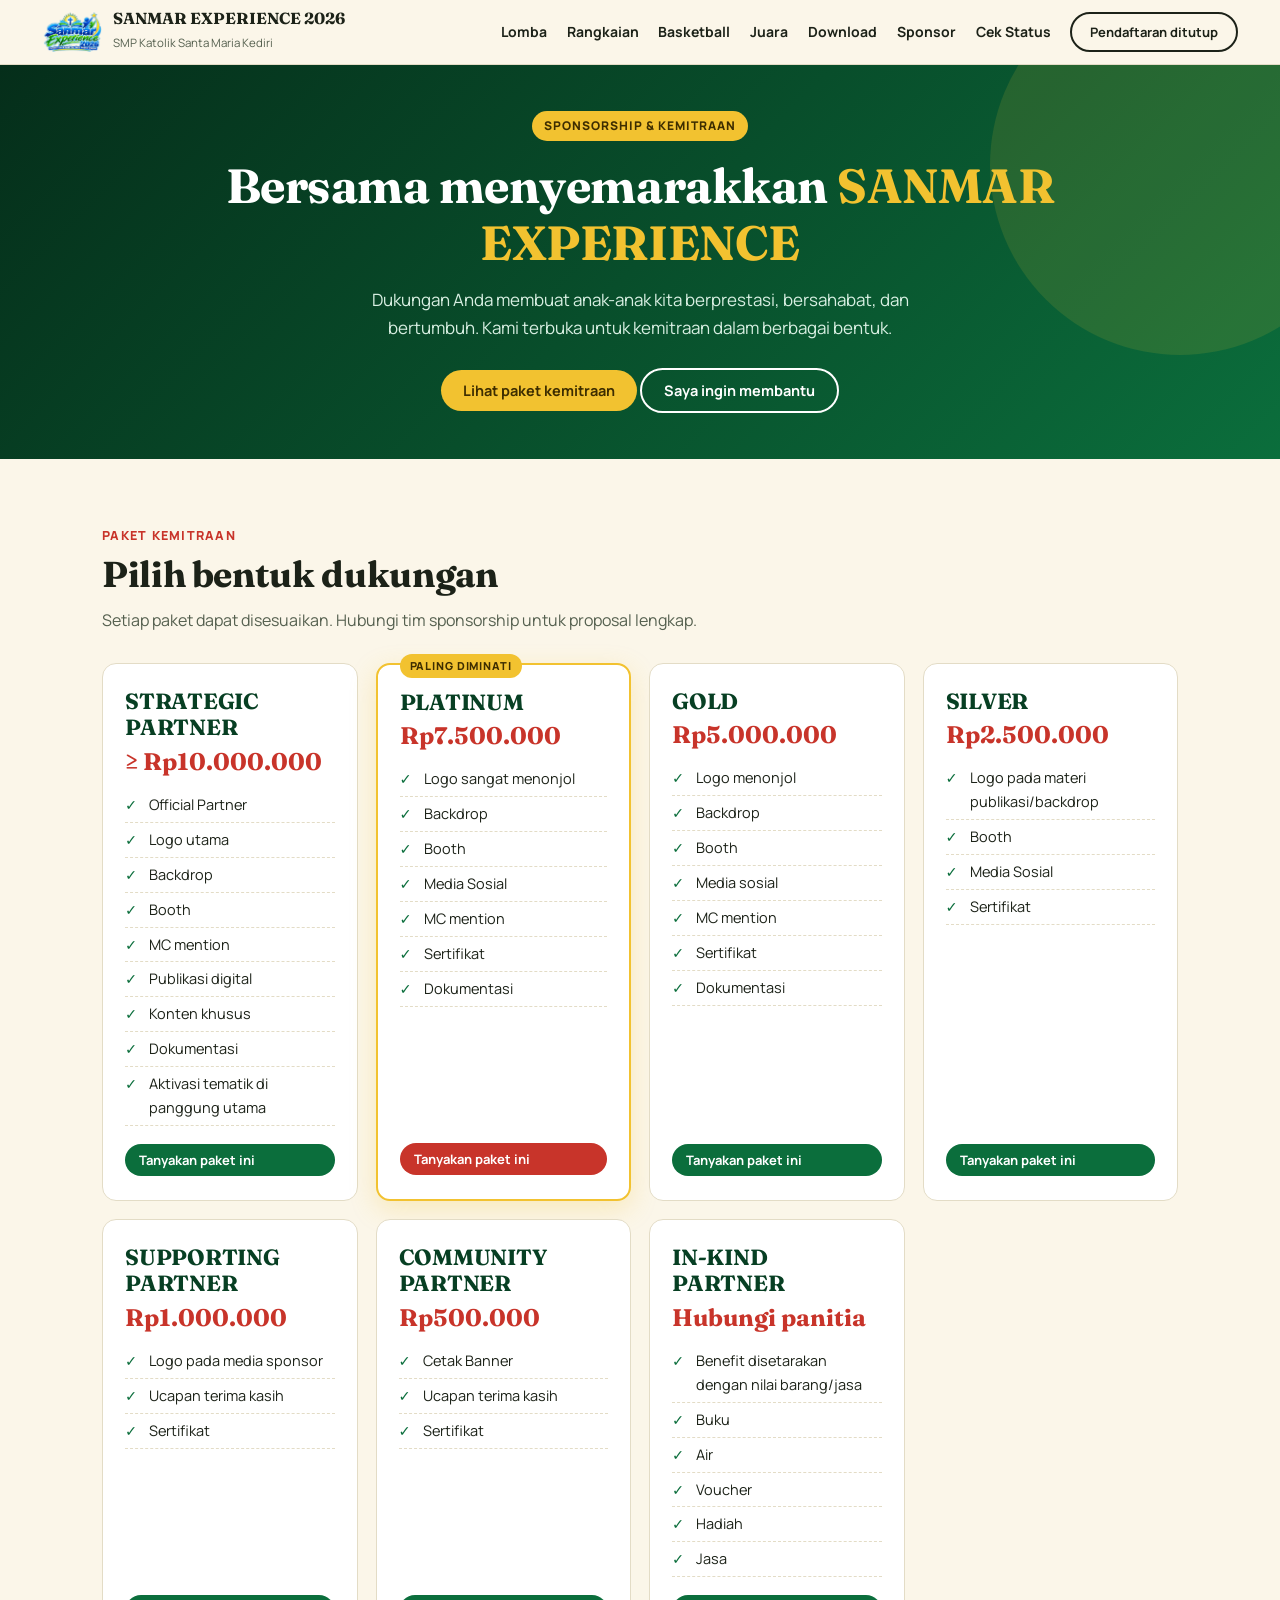
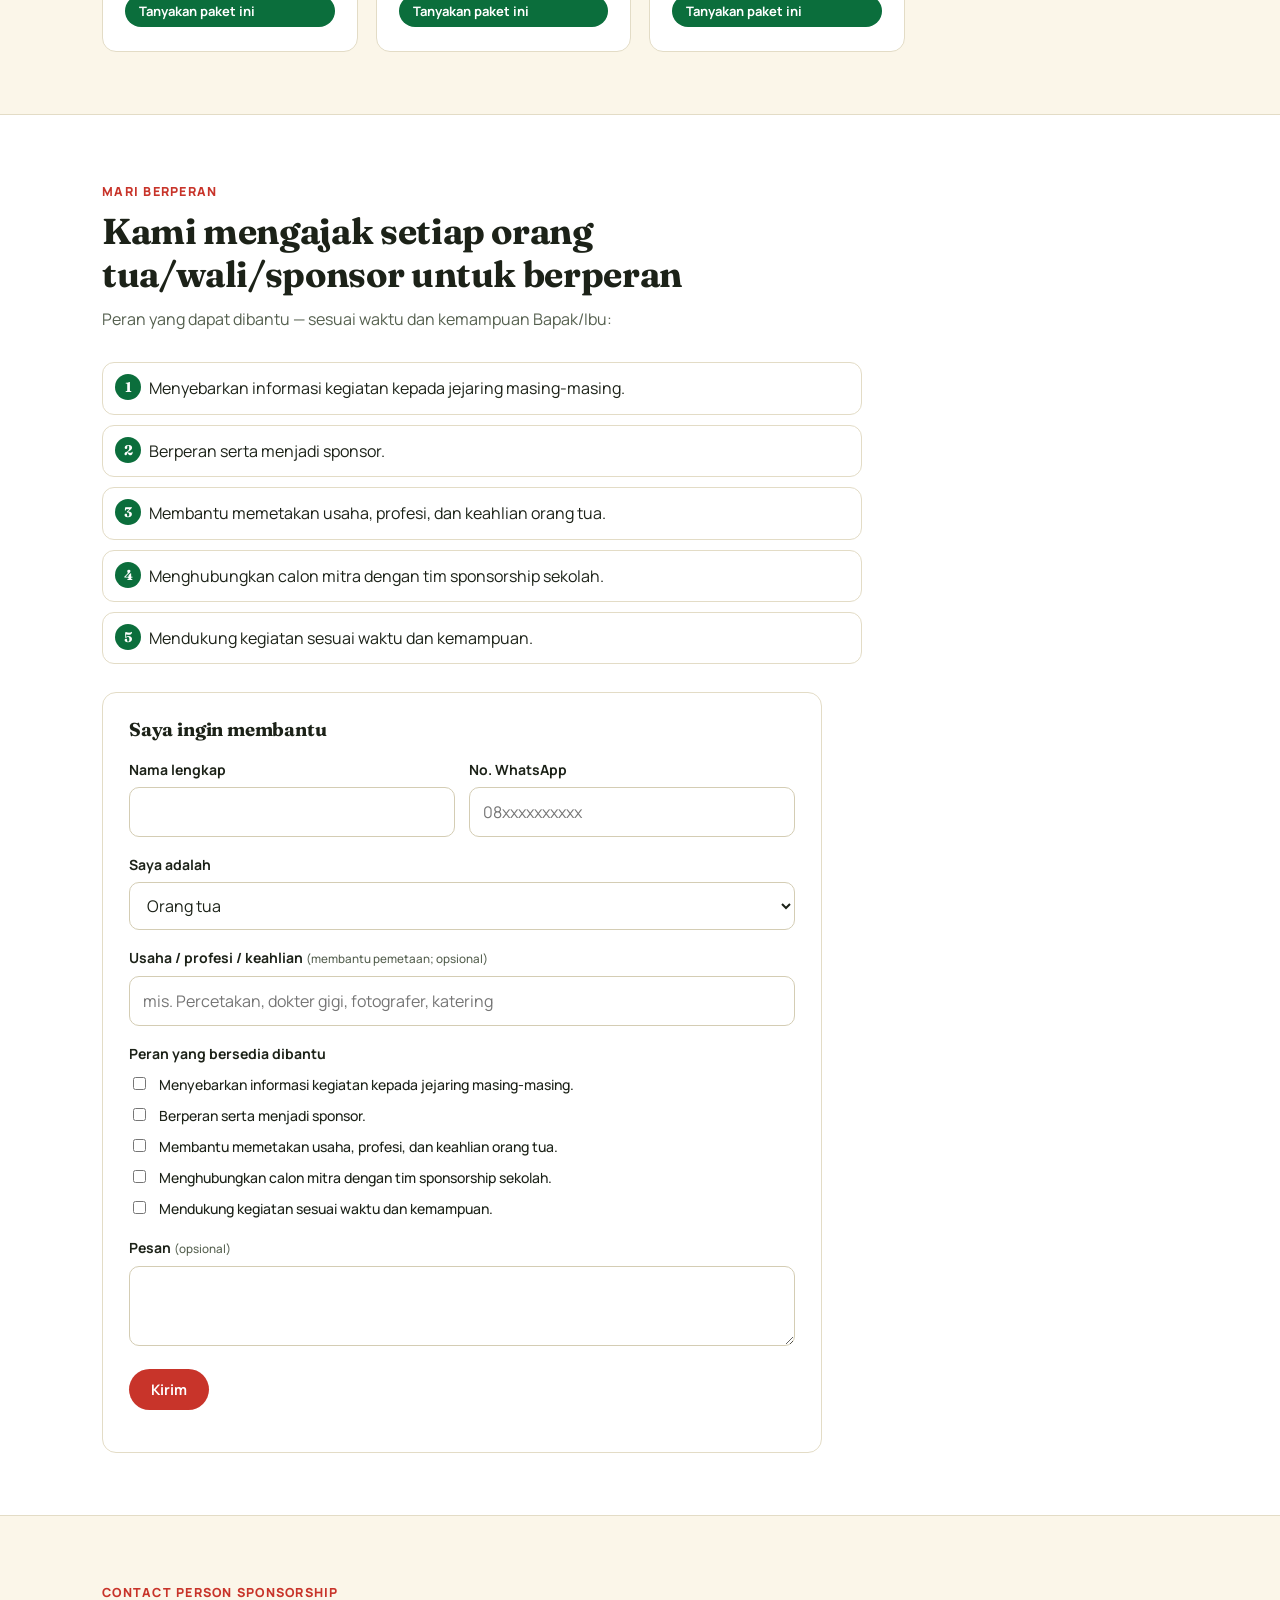
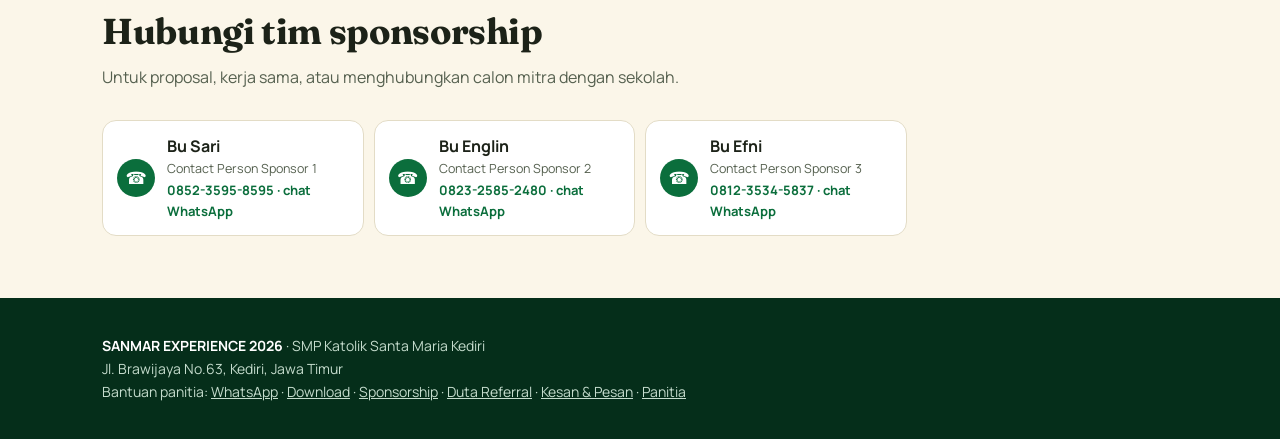
<file: sponsor.html>
<!doctype html>
<html lang="id"><head><meta charset="utf-8"><meta name="viewport" content="width=device-width,initial-scale=1">
<title>Sponsorship & Kemitraan — SANMAR EXPERIENCE 2026</title><meta name="description" content="Paket kemitraan dan cara mendukung SANMAR EXPERIENCE 2026 — untuk sponsor, orang tua, dan wali.">
<link rel="icon" href="assets/img/favicon.png" sizes="any"><link rel="apple-touch-icon" href="assets/img/apple-touch-icon.png">
<link rel="preconnect" href="https://fonts.googleapis.com"><link rel="preconnect" href="https://fonts.gstatic.com" crossorigin>
<link href="https://fonts.googleapis.com/css2?family=Fraunces:wght@600;700&family=Manrope:wght@400;600;700;800&display=swap" rel="stylesheet">
<link rel="stylesheet" href="assets/style.css">
</head><body>
<header class="top"><div class="wrap">
  <a class="brand" href="index.html"><img src="assets/img/logo.webp" alt="Logo SANMAR EXPERIENCE 2026" height="42" style="width:auto"><span><b>SANMAR EXPERIENCE 2026</b><small>SMP Katolik Santa Maria Kediri</small></span></a>
  <button class="burger" id="navBtn" type="button" aria-label="Buka menu" aria-controls="nv" aria-expanded="false">☰</button>
  <nav class="nav" id="nv">
    <a href="index.html#lomba">Lomba</a><a href="index.html#rangkaian">Rangkaian</a><a href="index.html#skor-bola-basket">Basketball</a><a href="pemenang.html">Juara</a><a href="download.html">Download</a><a href="sponsor.html">Sponsor</a><a href="cek-status.html">Cek Status</a>
    <a class="btn sm ghost" id="navReg" href="register.html">Pendaftaran ditutup</a>
  </nav></div></header>
<div class="nav-ov" id="navOv"></div>

<section class="hero" style="padding:0"><div class="wrap" style="grid-template-columns:1fr;padding-top:46px;padding-bottom:46px;text-align:center">
  <div><span class="kicker">Sponsorship &amp; Kemitraan</span><h1 style="font-size:clamp(30px,5vw,48px)">Bersama menyemarakkan <em>SANMAR EXPERIENCE</em></h1>
  <p style="margin-inline:auto">Dukungan Anda membuat anak-anak kita berprestasi, bersahabat, dan bertumbuh. Kami terbuka untuk kemitraan dalam berbagai bentuk.</p>
  <a class="btn y" href="#paket">Lihat paket kemitraan</a> <a class="btn ghost" style="color:#fff;border-color:#fff" href="#bantu">Saya ingin membantu</a></div></div></section>

<section id="paket"><div class="wrap"><div class="head"><span class="eyebrow">Paket Kemitraan</span><h2>Pilih bentuk dukungan</h2><p>Setiap paket dapat disesuaikan. Hubungi tim sponsorship untuk proposal lengkap.</p></div>
  <div class="pk-grid" id="paketGrid"></div></div></section>

<section class="alt" id="bantu"><div class="wrap">
  <div class="head"><span class="eyebrow">Mari Berperan</span><h2>Kami mengajak setiap orang tua/wali/sponsor untuk berperan</h2><p>Peran yang dapat dibantu — sesuai waktu dan kemampuan Bapak/Ibu:</p></div>
  <ol class="peran" style="max-width:760px;margin-bottom:28px"><li>Menyebarkan informasi kegiatan kepada jejaring masing-masing.</li><li>Berperan serta menjadi sponsor.</li><li>Membantu memetakan usaha, profesi, dan keahlian orang tua.</li><li>Menghubungkan calon mitra dengan tim sponsorship sekolah.</li><li>Mendukung kegiatan sesuai waktu dan kemampuan.</li></ol>
  <form class="form" id="bantuForm" style="max-width:720px">
    <h3>Saya ingin membantu</h3>
    <div class="hp" aria-hidden="true"><label>Website</label><input name="website" tabindex="-1" autocomplete="off"></div>
    <div class="row2"><div><label>Nama lengkap</label><input name="nama" maxlength="80" required></div><div><label>No. WhatsApp</label><input name="wa" inputmode="tel" placeholder="08xxxxxxxxxx" required></div></div>
    <label>Saya adalah</label><select name="status"><option value="orangtua" selected>Orang tua</option><option value="wali">Wali murid</option><option value="sponsor">Calon sponsor / mitra usaha</option><option value="lainnya">Lainnya</option></select>
    <label>Usaha / profesi / keahlian <small>(membantu pemetaan; opsional)</small></label><input name="usaha" maxlength="150" placeholder="mis. Percetakan, dokter gigi, fotografer, katering">
    <label>Peran yang bersedia dibantu</label>
    <label class="chk"><input type="checkbox" name="peran" value="Menyebarkan informasi kegiatan kepada jejaring masing-masing."><span>Menyebarkan informasi kegiatan kepada jejaring masing-masing.</span></label>
    <label class="chk"><input type="checkbox" name="peran" value="Berperan serta menjadi sponsor."><span>Berperan serta menjadi sponsor.</span></label>
    <label class="chk"><input type="checkbox" name="peran" value="Membantu memetakan usaha, profesi, dan keahlian orang tua."><span>Membantu memetakan usaha, profesi, dan keahlian orang tua.</span></label>
    <label class="chk"><input type="checkbox" name="peran" value="Menghubungkan calon mitra dengan tim sponsorship sekolah."><span>Menghubungkan calon mitra dengan tim sponsorship sekolah.</span></label>
    <label class="chk"><input type="checkbox" name="peran" value="Mendukung kegiatan sesuai waktu dan kemampuan."><span>Mendukung kegiatan sesuai waktu dan kemampuan.</span></label>
    <label>Pesan <small>(opsional)</small></label><textarea name="pesan" maxlength="500" style="min-height:80px"></textarea>
    <p><button class="btn red" id="bantuSubmit">Kirim</button></p>
    <div id="bantuStatus"></div>
  </form>
</div></section>

<section id="kontak"><div class="wrap"><div class="head"><span class="eyebrow">Contact Person Sponsorship</span><h2>Hubungi tim sponsorship</h2><p>Untuk proposal, kerja sama, atau menghubungkan calon mitra dengan sekolah.</p></div>
  <div class="cp-wrap" id="cpSponsor"></div></div></section>
<footer><div class="wrap">
  <b>SANMAR EXPERIENCE 2026</b> · SMP Katolik Santa Maria Kediri<br>Jl. Brawijaya No.63, Kediri, Jawa Timur<br>
  Bantuan panitia: <a href="https://wa.me/6285607606423" target="_blank" rel="noopener">WhatsApp</a>
  · <a href="download.html">Download</a> · <a href="sponsor.html">Sponsorship</a> · <a href="referral.html">Duta Referral</a> · <a href="kesan-pesan.html">Kesan &amp; Pesan</a> · <a href="admin/">Panitia</a>
</div></footer>
<button type="button" id="toTop" class="totop noprint" aria-label="Kembali ke atas" title="Kembali ke atas"><svg viewBox="0 0 24 24" width="20" height="20" fill="none" stroke="currentColor" stroke-width="2.6" stroke-linecap="round" stroke-linejoin="round" aria-hidden="true"><path d="M5 15l7-7 7 7"/></svg></button>
<script src="assets/js/config.js"></script>
<script src="assets/js/seed.js"></script>
<script src="assets/js/core.js"></script>
<script src="assets/js/api.js"></script>
<script src="assets/js/site.js"></script>
<script src="assets/js/sponsor.js"></script>
</body></html>
</file>
<file: assets/style.css>
:root{--g:#0B6E3C;--gd:#073F23;--gx:#052E1A;--y:#F2C230;--r:#C8342A;--cream:#FBF6E9;--paper:#fff;--ink:#1c2218;--soft:#55604f;--line:#e3dcc6;--rad:14px}
*{box-sizing:border-box}html{scroll-behavior:smooth}
body{margin:0;background:var(--cream);color:var(--ink);font:16px/1.65 Manrope,system-ui,sans-serif;-webkit-font-smoothing:antialiased}
h1,h2,h3{font-family:Fraunces,Georgia,serif;margin:0;line-height:1.2;letter-spacing:-.01em}
img{max-width:100%;display:block}a{color:inherit;text-decoration:none}
.wrap{max-width:1120px;margin:0 auto;padding:0 22px}
/* header */
.top{position:sticky;top:0;z-index:30;background:rgba(251,246,233,.94);backdrop-filter:blur(8px);border-bottom:1px solid var(--line)}
.top .wrap{display:flex;align-items:center;justify-content:space-between;height:66px;gap:16px}
.brand{display:flex;align-items:center;gap:11px}.brand img{height:42px;width:auto}
.brand b{display:block;font:700 16px Fraunces,serif;line-height:1.1}.brand small{color:var(--soft);font-size:11.5px}
.nav{display:flex;gap:22px;align-items:center;font-weight:600;font-size:14.5px}
.nav a:hover{color:var(--g)}
.btn{display:inline-block;border:0;cursor:pointer;background:var(--g);color:#fff;font:700 14.5px Manrope,sans-serif;padding:11px 22px;border-radius:999px;transition:.15s}
.btn:hover{background:var(--gd)}.btn.red{background:var(--r)}.btn.ghost{background:transparent;color:var(--ink);border:2px solid var(--ink)}
.btn.sm{padding:7px 14px;font-size:13px}.btn.ok{background:#14803f}.btn.bad{background:var(--r)}
.burger{display:none;background:none;border:1px solid var(--line);border-radius:8px;width:40px;height:38px;font-size:20px;cursor:pointer}
@media(max-width:820px){.nav{display:none;position:absolute;top:66px;left:0;right:0;flex-direction:column;align-items:stretch;background:var(--cream);padding:12px 22px 18px;border-bottom:1px solid var(--line)}.nav.open{display:flex}.burger{display:block}}
/* hero */
.hero{background:linear-gradient(135deg,var(--gx),var(--g));color:#fff;position:relative;overflow:hidden}
.hero:after{content:"";position:absolute;right:-90px;top:-90px;width:380px;height:380px;border-radius:50%;background:var(--y);opacity:.12}
.hero .wrap{display:grid;grid-template-columns:1.05fr .95fr;gap:30px;align-items:center;padding-top:64px;padding-bottom:64px;position:relative;z-index:1}
.hero .kicker{display:inline-block;background:var(--y);color:#3d2d00;font-weight:800;font-size:12px;letter-spacing:.08em;text-transform:uppercase;padding:5px 12px;border-radius:999px}
.hero h1{font-size:clamp(34px,5.4vw,58px);margin:16px 0 14px}.hero h1 em{color:var(--y);font-style:normal}
.hero p{max-width:540px;color:#d8efe2;font-size:17px;margin:0 0 26px}
.hero img{margin:auto;width:min(440px,100%);filter:drop-shadow(0 14px 24px rgba(0,0,0,.35))}
.hero .btn.y{background:var(--y);color:#3d2d00}.hero .btn.y:hover{background:#ffd451}
@media(max-width:820px){.hero .wrap{grid-template-columns:1fr;text-align:center}.hero p{margin-inline:auto}.hero img{order:-1;width:min(260px,80%)}}
/* sections */
section{padding:62px 0}.alt{background:var(--paper);border-block:1px solid var(--line)}
.head{max-width:640px;margin-bottom:30px}.eyebrow{color:var(--r);font-weight:800;font-size:12.5px;letter-spacing:.1em;text-transform:uppercase}
.head h2{font-size:clamp(26px,3.6vw,36px);margin:6px 0 10px}.head p{color:var(--soft);margin:0}
.grid{display:grid;gap:18px;grid-template-columns:repeat(auto-fill,minmax(270px,1fr))}
.card{background:var(--paper);border:1px solid var(--line);border-radius:var(--rad);padding:22px;box-shadow:0 1px 0 rgba(0,0,0,.02)}
.card h3{font-size:21px;margin-bottom:6px}.card p{color:var(--soft);margin:0 0 14px;font-size:15px}
.card .poster{aspect-ratio:16/9;object-fit:cover;width:calc(100% + 44px);margin:-22px -22px 16px;border-radius:var(--rad) var(--rad) 0 0}
.meta{display:flex;flex-wrap:wrap;gap:6px;margin-bottom:14px}.chip{background:#eef6f0;color:var(--gd);border-radius:999px;padding:3px 11px;font-size:12.5px;font-weight:700}
.chip.y{background:#fdf1c4;color:#6a4e00}
.steps{counter-reset:s;display:grid;gap:14px;grid-template-columns:repeat(auto-fit,minmax(200px,1fr))}
.steps div{background:var(--paper);border:1px solid var(--line);border-radius:var(--rad);padding:18px 18px 18px 62px;position:relative;font-size:14.5px}
.steps div:before{counter-increment:s;content:counter(s);position:absolute;left:16px;top:16px;width:34px;height:34px;border-radius:50%;background:var(--g);color:#fff;font:700 16px Fraunces,serif;display:grid;place-items:center}
.steps b{display:block;font-size:15.5px}
/* tables */
.tw{overflow-x:auto;border:1px solid var(--line);border-radius:var(--rad);background:var(--paper)}
table{width:100%;border-collapse:collapse;font-size:14.5px}th,td{padding:11px 14px;text-align:left;border-bottom:1px solid var(--line);vertical-align:middle}
th{background:#f3efe0;font-size:12px;text-transform:uppercase;letter-spacing:.06em;color:var(--soft)}tr:last-child td{border-bottom:0}
td.n,th.n{text-align:center}.win{font-weight:800}
.match{display:grid;grid-template-columns:1fr auto 1fr;gap:12px;align-items:center;padding:12px 16px;border-bottom:1px solid var(--line)}
.match:last-child{border:0}.match .t2{text-align:right}.match .sc{font:700 20px Fraunces,serif;background:#f3efe0;border-radius:10px;padding:2px 14px;min-width:92px;text-align:center}
.match small{display:block;color:var(--soft);font-size:12px}
.tabs{display:flex;gap:8px;flex-wrap:wrap;margin-bottom:16px}.tabs a{padding:7px 16px;border-radius:999px;border:1px solid var(--line);background:var(--paper);font-weight:700;font-size:13.5px}.tabs a.on{background:var(--g);border-color:var(--g);color:#fff}
.podium{display:grid;gap:14px;grid-template-columns:repeat(auto-fit,minmax(200px,1fr))}.podium .card{text-align:center}.podium .medal{font-size:30px}
/* badges */
.badge{display:inline-block;border-radius:999px;padding:2px 11px;font-size:12px;font-weight:800}
.badge.ok{background:#d9f2e2;color:#0b5a2d}.badge.warn{background:#fdf1c4;color:#6a4e00}.badge.bad{background:#fbdcd8;color:#8a1f16}.badge.live{background:var(--r);color:#fff}
/* forms */
.form{background:var(--paper);border:1px solid var(--line);border-radius:var(--rad);padding:26px;max-width:720px}
label{display:block;font-weight:700;font-size:14px;margin:16px 0 6px}label small{font-weight:500;color:var(--soft)}
input,select,textarea{width:100%;padding:11px 13px;border:1.5px solid #d4cdb4;border-radius:10px;font:inherit;background:#fff;color:var(--ink)}
input:focus,select:focus,textarea:focus{outline:0;border-color:var(--g);box-shadow:0 0 0 3px rgba(11,110,60,.15)}
textarea{min-height:110px;resize:vertical}.row2{display:grid;grid-template-columns:1fr 1fr;gap:14px}@media(max-width:600px){.row2{grid-template-columns:1fr}}
.alert{padding:12px 16px;border-radius:10px;margin-bottom:16px;font-size:14.5px}.alert.err{background:#fbdcd8;color:#7a1e18}.alert.ok{background:#d9f2e2;color:#0b5a2d}.alert.info{background:#e8f1fb;color:#1c4a7a}
.prose{white-space:pre-line;color:#2b3326}.prose.j{background:var(--paper);border:1px solid var(--line);border-radius:var(--rad);padding:22px}
.help{font-size:13px;color:var(--soft);margin-top:4px}
footer{background:var(--gx);color:#c5dccd;padding:36px 0;font-size:14px}footer a{text-decoration:underline}footer b{color:#fff}
/* admin */
.adm{display:flex;min-height:100vh}.side{width:220px;background:var(--gx);color:#fff;padding:20px 14px;flex-shrink:0}
.side .brand{margin-bottom:22px;color:#fff}.side .brand small{color:#9fc3ae}
.side a{display:block;padding:9px 12px;border-radius:9px;font-weight:600;font-size:14.5px;color:#d3e8da}.side a.on,.side a:hover{background:#0f4a2b;color:#fff}
.main{flex:1;padding:26px;min-width:0}.main h1{font-size:26px;margin-bottom:18px}
.stats{display:grid;gap:14px;grid-template-columns:repeat(auto-fit,minmax(150px,1fr));margin-bottom:22px}.stat{background:var(--paper);border:1px solid var(--line);border-radius:var(--rad);padding:16px}.stat b{font:700 30px Fraunces,serif;display:block}.stat span{font-size:13px;color:var(--soft)}
.inline{display:inline}.acts{display:flex;gap:6px;flex-wrap:wrap}
.thumb{width:54px;height:54px;object-fit:cover;border-radius:8px;border:1px solid var(--line)}
@media(max-width:820px){.adm{flex-direction:column}.side{width:auto;display:flex;flex-wrap:wrap;gap:4px;padding:10px}.side .brand{width:100%;margin:0 0 6px}.main{padding:16px}}

.tm{display:inline-flex;align-items:center;gap:9px}.tm.r{flex-direction:row}
.tl{border-radius:8px;object-fit:contain;background:#fff;border:1px solid var(--line);flex-shrink:0;display:inline-block}
.tl.ph{background:#e5efe8;color:var(--gd);font:700 14px Fraunces,serif;text-align:center;border:0}

#memtb td{padding:6px 8px}#memtb input,#memtb select{padding:8px 10px}
@media print{.side,.noprint,.top,footer{display:none!important}.adm{display:block}.main{padding:0}.card,.tw{break-inside:avoid}body{background:#fff}}

.sheet{background:#fff;border:1px solid var(--line);border-radius:var(--rad);padding:28px;margin-bottom:22px;color:#000}
.kop{display:flex;gap:14px;align-items:center;border-bottom:3px double #000;padding-bottom:10px;margin-bottom:12px}.kop img{height:64px;width:auto}.kop b{font:700 18px Fraunces,serif}.kop small{color:#333}
.jdl{text-align:center;font-size:18px;margin:10px 0 12px;text-transform:uppercase}
.meta{width:auto;margin-bottom:12px}.meta td{border:0;padding:2px 10px 2px 0;font-size:14px}
.ttd{border-collapse:collapse;width:100%}.ttd th,.ttd td{border:1px solid #000;padding:6px 8px;color:#000;background:#fff;font-size:13.5px}.ttd th{text-align:center;font-size:12px}
.ttd td.sig{height:46px;min-width:150px}.ttd tr.sub td{background:#eee;font-weight:700}
.ttdbox{display:flex;justify-content:flex-end;margin-top:26px}.ttdbox div{text-align:center;min-width:220px}.ttdbox .sp{height:70px}
.gridf{display:grid;gap:12px;grid-template-columns:repeat(auto-fit,minmax(200px,1fr))}.gridf label{margin:0 0 4px}
@media print{@page{size:A4;margin:14mm}.main>h1,.alert{display:none!important}.sheet{border:0;border-radius:0;padding:0;margin:0;page-break-after:always}.sheet:last-of-type{page-break-after:auto}.ttd tr{break-inside:avoid}}

.print-only{display:none}.ttd.sm th,.ttd.sm td{font-size:12px;padding:5px 6px}
@media print{.print-only{display:block!important}.kop.print-only{display:flex!important}thead{display:table-header-group}.ttd th{background:#e9e9e9!important;-webkit-print-color-adjust:exact;print-color-adjust:exact}}

/* ===== Juknis resmi ===== */
.jk-sec{padding:34px 0 60px}.jk-actions{display:flex;gap:8px;flex-wrap:wrap;margin-bottom:18px}
.jk-wrap{display:grid;grid-template-columns:230px minmax(0,1fr);gap:28px;align-items:start}
.jk-wrap:not(:has(.jk-toc)){grid-template-columns:minmax(0,1fr)}
.jk-toc{position:sticky;top:84px;background:var(--paper);border:1px solid var(--line);border-radius:var(--rad);padding:16px;font-size:14px}
.jk-toc b{font:700 15px Fraunces,serif}.jk-toc ul{list-style:none;margin:10px 0 0;padding:0}.jk-toc li{margin:0}.jk-toc a{display:block;padding:6px 8px;border-radius:8px;color:var(--soft);font-weight:600}.jk-toc a:hover{background:#eef6f0;color:var(--gd)}
.jk-doc{background:#fff;border:1px solid var(--line);border-radius:var(--rad);padding:44px 52px;max-width:860px;font-size:16.5px;line-height:1.8;color:#1f261b;box-shadow:0 1px 0 rgba(0,0,0,.02)}
.jk-doc .kop{margin-bottom:22px}.jk-doc .kop b{font:700 19px Fraunces,serif;color:var(--gd)}
.jk-title{text-align:center;margin:6px 0 22px}.jk-title small{letter-spacing:.2em;font-weight:800;color:var(--r);font-size:12.5px}
.jk-title h1{font-size:clamp(24px,3.4vw,32px);margin:6px 0;color:var(--gd)}.jk-title span{color:var(--soft);font-size:14px}
.jk-sum{width:100%;border-collapse:collapse;margin:0 0 26px;font-size:14.5px;line-height:1.5}.jk-sum th,.jk-sum td{border:1px solid var(--line);padding:8px 12px;text-align:left}.jk-sum th{width:34%;background:#f3efe0;color:var(--gd);font-size:13px}
.jk-doc h2{font-size:21px;color:var(--gd);margin:34px 0 10px;padding-bottom:6px;border-bottom:2px solid var(--g);scroll-margin-top:84px}
.jk-doc h3{font-size:17.5px;color:var(--gd);margin:22px 0 6px}
.jk-doc p{margin:0 0 12px}.jk-doc ol,.jk-doc ul{margin:0 0 14px;padding-left:1.5em}.jk-doc li{margin:4px 0}.jk-doc li>ol,.jk-doc li>ul{margin:4px 0 4px}
.jk-t{margin:4px 0 16px;font-size:14.5px}.jk-t th{background:var(--g);color:#fff;text-transform:none;letter-spacing:0;font-size:13.5px}.jk-t th,.jk-t td{border:1px solid var(--line)}
.jk-foot{margin-top:34px!important;padding-top:12px;border-top:1px solid var(--line);color:var(--soft);font-size:13px;font-style:italic;line-height:1.6}
@media(max-width:900px){.jk-wrap{grid-template-columns:1fr}.jk-toc{position:static}.jk-doc{padding:26px 20px;font-size:16px}}

/* countdown & info jadwal */
.cd{margin:0 0 24px}.cd-lbl{font-size:13px;font-weight:700;letter-spacing:.06em;text-transform:uppercase;color:var(--y);margin-bottom:10px}.cd-go{font-size:20px;text-transform:none;letter-spacing:0}
.cd-row{display:flex;gap:10px}.cd-row div{background:rgba(255,255,255,.12);border:1px solid rgba(255,255,255,.22);border-radius:14px;min-width:70px;padding:10px 6px;text-align:center}
.cd-row b{display:block;font:700 30px/1.1 Fraunces,Georgia,serif;font-variant-numeric:tabular-nums}.cd-row small{font-size:11px;letter-spacing:.08em;text-transform:uppercase;color:#cfe9da}
.infostrip{background:var(--paper);border-bottom:1px solid var(--line)}.infostrip .wrap{display:grid;grid-template-columns:repeat(auto-fit,minmax(210px,1fr));gap:12px 22px;padding-top:20px;padding-bottom:20px}
.infostrip small{display:block;font-size:12px;font-weight:700;letter-spacing:.06em;text-transform:uppercase;color:var(--soft)}.infostrip b{display:block;font-size:15px;margin:2px 0 4px}
@media(max-width:820px){.cd-row{justify-content:center}.cd-row div{min-width:62px}}

/* dashboard: blok aksi rapi (satu kolom, lebar tetap) */
.act{display:flex;flex-direction:column;gap:7px;width:240px;max-width:100%}
.act .btn.blk{width:100%;text-align:center;box-sizing:border-box}
.act .btn.ghost{border-width:1px;border-color:var(--line);color:var(--soft);font-weight:600}.act .btn.ghost:hover{background:#f4f1e6}
.act .ag{display:flex;width:100%}
.act .ag input{flex:1;min-width:0;width:auto;margin:0;border:1px solid var(--line);border-right:0;border-radius:999px 0 0 999px;padding:6px 12px;font:inherit;font-size:13px;background:#fff}
.act .ag .btn{border-radius:0 999px 999px 0;white-space:nowrap;padding-inline:14px}
/* rekap per lomba */
.lb-h{display:flex;justify-content:space-between;align-items:baseline;gap:12px;flex-wrap:wrap;background:var(--gd);color:#fff;border-radius:var(--rad);padding:12px 18px;margin:26px 0 12px}
.lb-h h2{font-size:21px;color:#fff;margin:0}.lb-h span{font-size:13.5px;color:#d8efe2}
.kt-h{font:700 15px Manrope,sans-serif;color:var(--gd);margin:16px 0 8px;padding-bottom:4px;border-bottom:2px solid var(--y)}
@media print{.lb-h{background:#e9e9e9!important;color:#000!important;-webkit-print-color-adjust:exact;print-color-adjust:exact}.lb-h h2,.lb-h span{color:#000!important}.lb-sec{break-before:page}.lb-sec:first-of-type{break-before:auto}}

/* laporan keuangan */
.ttd td.r,.ttd th.r{text-align:right;white-space:nowrap}.ttd tr.sub td{-webkit-print-color-adjust:exact;print-color-adjust:exact}
.kb{font:700 14.5px Manrope,sans-serif;margin:16px 0 6px}.ksum{display:grid;grid-template-columns:repeat(auto-fit,minmax(150px,1fr));gap:12px}
.stat.neg b{color:var(--r)}.stat.pos b{color:#14803f}

.regbar{display:flex;gap:12px;align-items:center;justify-content:center;flex-wrap:wrap;padding:12px 22px;font-weight:700;font-size:14.5px;border-bottom:1px solid var(--line)}
.regbar.ok{background:#d9f2e2;color:#0b5a2d}.regbar.warn{background:#fdf1c4;color:#6a4e00}.regbar.bad{background:#fbdcd8;color:#7a1e18}
.chip.ok{background:#d9f2e2;color:#0b5a2d}.chip.warn{background:#fdf1c4;color:#6a4e00}.chip.bad{background:#fbdcd8;color:#7a1e18}
.kat{display:flex;justify-content:space-between;align-items:center;gap:10px;padding:7px 0;border-top:1px dashed var(--line);font-size:14px}
.kat:first-of-type{border-top:0}.kat b{font-weight:800}.kats{margin:0 0 14px}
.btn[aria-disabled=true],.btn.off{background:#c9c4b0;color:#6d6957;cursor:not-allowed;pointer-events:none}
.rank{display:grid;grid-template-columns:44px 1fr auto;gap:12px;align-items:center;padding:12px 16px;border-bottom:1px solid var(--line)}.rank:last-child{border:0}
.rank .no{font:700 20px Fraunces,serif;color:var(--soft);text-align:center}.rank.top1 .no,.rank.top2 .no,.rank.top3 .no{font-size:26px}
.rank small{display:block;color:var(--soft);font-size:12.5px}.rank .v{font:700 24px Fraunces,serif;text-align:right}.rank .v small{font:600 11px Manrope,sans-serif}
.stars{color:#e0a800;letter-spacing:2px;white-space:nowrap}.stars i{color:#d9d3bd;font-style:normal}
.bar{height:9px;border-radius:99px;background:#ece6d2;overflow:hidden}.bar i{display:block;height:100%;background:var(--g)}
.rate{display:flex;gap:6px;flex-direction:row-reverse;justify-content:flex-end}.rate input{position:absolute;opacity:0;width:1px}.rate label{margin:0;font-size:28px;line-height:1;color:#d9d3bd;cursor:pointer}
.rate input:checked~label,.rate label:hover,.rate label:hover~label{color:#e0a800}.rate input:focus-visible+label{outline:2px solid var(--g)}
.quote{background:var(--paper);border:1px solid var(--line);border-radius:var(--rad);padding:18px 20px;margin-bottom:12px}.quote p{margin:6px 0 0;color:#2b3326}
.hp{position:absolute;left:-9999px}
@media(max-width:980px){.nav{gap:14px}}
@media(max-width:1060px) and (min-width:821px){.nav{gap:13px;font-size:13.5px}}
/* sertifikat */
.certwrap{display:grid;gap:18px;justify-items:center}
.cert{width:297mm;height:210mm;position:relative;background:#fff center/cover no-repeat;color:#1c2218;overflow:hidden;box-shadow:0 2px 14px rgba(0,0,0,.18);text-align:center;font-family:Georgia,'Times New Roman',serif}
.cert.def{border:0}.cert.def:before{content:"";position:absolute;inset:8mm;border:2.2mm double var(--c,#0B6E3C)}.cert.def:after{content:"";position:absolute;inset:13mm;border:.5mm solid #d4a90e}
.cert .in{position:absolute;left:24mm;right:24mm;top:0;bottom:0}
.cert .lg{position:absolute;top:19mm;left:0;right:0}.cert .lg img{height:22mm;width:auto;margin:auto}
.cert .jd{position:absolute;left:0;right:0;font-size:12.5mm;letter-spacing:1.2mm;font-weight:700;color:var(--c,#0B6E3C)}
.cert .tx{position:absolute;left:0;right:0;font-size:5mm}
.cert .nm{position:absolute;left:0;right:0;font-size:12mm;font-weight:700;font-style:italic;line-height:1.1;padding:0 6mm}
.cert .ttd{position:absolute;bottom:20mm;width:75mm;font-size:4.2mm}.cert .ttd .sp{height:19mm;border-bottom:.3mm solid #1c2218;margin-bottom:1.2mm}
.cert .no{position:absolute;bottom:8mm;left:0;right:0;font-size:3.2mm;color:#666}
.cert-scr{zoom:.5;max-width:100%}
@media print{@page{size:A4 landscape;margin:0}.certwrap{display:block}.cert{box-shadow:none;page-break-after:always;break-after:page;zoom:1!important}.cert-scr{zoom:1!important}body{background:#fff}.main{padding:0!important}.cert:last-child{page-break-after:auto}}

/* ===== Upgrade: tema, rangkaian, sponsor, CP, fasilitas ===== */
.tema-t{font:600 clamp(18px,2.6vw,24px) Fraunces,serif;color:var(--y);margin:-2px 0 12px}
.tema-box{max-width:780px;margin:auto;text-align:center}.tema-box h2{font-size:clamp(26px,4vw,40px);margin:8px 0 6px;color:var(--gd)}.tema-box .tg{font:italic 600 19px Fraunces,serif;color:var(--r);margin:0 0 14px}.tema-box p{color:#2b3326;white-space:pre-line;font-size:17px}
.rg{list-style:none;margin:0;padding:0;position:relative;max-width:820px}.rg:before{content:"";position:absolute;left:46px;top:6px;bottom:6px;width:3px;background:linear-gradient(var(--g),var(--y));border-radius:3px}
.rg-i{display:grid;grid-template-columns:96px 1fr;gap:18px;padding:0 0 22px;position:relative}.rg-i:last-child{padding-bottom:0}
.rg-d{text-align:center;background:var(--paper);border:2px solid var(--g);border-radius:14px;padding:6px 4px;position:relative;z-index:1;height:fit-content}.rg-d small{display:block;font-size:11px;font-weight:800;letter-spacing:.08em;text-transform:uppercase;color:var(--r)}.rg-d b{font:700 28px/1.05 Fraunces,serif;color:var(--gd)}.rg-d span{display:block;font-size:12px;color:var(--soft);font-weight:700}
.rg-b{background:var(--paper);border:1px solid var(--line);border-radius:var(--rad);padding:14px 18px}.rg-b h3{font-size:19px;margin:0 0 2px}.rg-b p{margin:4px 0 0;color:var(--soft);font-size:15px}.rg-b .rg-t{color:var(--g);font-weight:700;font-size:13.5px}
.rg-i.done .rg-d{border-color:#b8c7bd;opacity:.75}.rg-i.done .rg-b{opacity:.8}
@media(max-width:560px){.rg-i{grid-template-columns:70px 1fr;gap:12px}.rg:before{left:34px}.rg-d b{font-size:22px}}
.fs{list-style:none;margin:0;padding:0;display:grid;gap:8px;grid-template-columns:repeat(auto-fill,minmax(250px,1fr))}.fs li{background:#eef6f0;border-radius:10px;padding:9px 12px 9px 34px;position:relative;font-weight:600;font-size:14.5px;color:var(--gd)}.fs li:before{content:"✓";position:absolute;left:12px;color:var(--g);font-weight:800}
.cp-wrap{display:grid;gap:10px;grid-template-columns:repeat(auto-fill,minmax(250px,1fr))}.cp-i{display:flex;gap:12px;align-items:center;background:var(--paper);border:1px solid var(--line);border-radius:var(--rad);padding:12px 14px;transition:.15s}a.cp-i:hover{border-color:var(--g);box-shadow:0 4px 14px rgba(11,110,60,.12)}
.cp-ic{width:38px;height:38px;border-radius:50%;background:var(--g);color:#fff;display:grid;place-items:center;font-size:17px;flex-shrink:0}.cp-i b{display:block}.cp-i small{display:block;color:var(--soft);font-size:12.5px}.cp-i em{display:block;font-style:normal;color:var(--g);font-size:13px;font-weight:700}
.pk-grid{display:grid;gap:18px;grid-template-columns:repeat(auto-fit,minmax(250px,1fr));align-items:stretch}
.pk{background:var(--paper);border:1px solid var(--line);border-radius:var(--rad);padding:24px 22px;display:flex;flex-direction:column;position:relative}.pk.sorot{border:2px solid var(--y);box-shadow:0 8px 26px rgba(242,194,48,.25)}.pk.sorot:before{content:"PALING DIMINATI";position:absolute;top:-11px;left:22px;background:var(--y);color:#3d2d00;font-size:11px;font-weight:800;letter-spacing:.08em;padding:3px 10px;border-radius:99px}
.pk h3{font-size:22px;color:var(--gd)}.pk .nl{font:700 24px Fraunces,serif;color:var(--r);margin:6px 0 12px}.pk ul{margin:0 0 18px;padding:0;list-style:none;flex:1}.pk li{padding:5px 0 5px 24px;position:relative;font-size:14.5px;border-bottom:1px dashed var(--line)}.pk li:before{content:"✓";position:absolute;left:0;color:var(--g);font-weight:800}
.lg-grid{display:flex;flex-wrap:wrap;gap:14px;align-items:center}.lg-i{background:#fff;border:1px solid var(--line);border-radius:12px;padding:12px 18px;min-width:140px;height:84px;display:grid;place-items:center;text-align:center;font-weight:700;color:var(--soft)}.lg-i img{max-height:56px;max-width:150px;width:auto;height:auto;object-fit:contain}
.peran{list-style:none;margin:0 0 6px;padding:0;display:grid;gap:10px}.peran li{background:var(--paper);border:1px solid var(--line);border-radius:12px;padding:12px 14px 12px 46px;position:relative}.peran li:before{counter-increment:pr;content:counter(pr);position:absolute;left:12px;top:11px;width:26px;height:26px;border-radius:50%;background:var(--g);color:#fff;font:700 14px Fraunces,serif;display:grid;place-items:center}.peran{counter-reset:pr}
.chk{display:flex;gap:10px;align-items:flex-start;font-weight:500;margin:8px 0}.chk input{width:auto;margin-top:4px}
/* ===== Sidebar admin bergrup (kompak) ===== */
.side{width:226px;padding:14px 10px;position:sticky;top:0;height:100vh;overflow-y:auto;display:flex;flex-direction:column;scrollbar-width:thin;scrollbar-color:#2c6b47 transparent}
.side .brand{margin:2px 6px 14px}.nav2{flex:1}
.side .grp{margin:0 0 2px}.side .grp summary{list-style:none;cursor:pointer;display:flex;align-items:center;gap:8px;padding:8px 10px;border-radius:9px;font-weight:800;font-size:12.5px;letter-spacing:.04em;text-transform:uppercase;color:#a9cdb8;user-select:none}
.side .grp summary::-webkit-details-marker{display:none}.side .grp summary:hover{background:#0f4a2b;color:#fff}.side .grp[open]>summary{color:#fff}
.side .gi{width:18px;text-align:center;font-size:14px;opacity:.95}.side .gt{flex:1}.side .chev{width:7px;height:7px;border-right:2px solid currentColor;border-bottom:2px solid currentColor;transform:rotate(-45deg);transition:transform .15s}.side .grp[open]>summary .chev{transform:rotate(45deg)}
.side a.sub{display:flex;align-items:center;justify-content:space-between;gap:6px;margin:1px 0 1px 18px;padding:6px 10px 6px 14px;font-size:13.5px;font-weight:600;border-radius:8px;border-left:2px solid #1d5a3a;border-top-left-radius:0;border-bottom-left-radius:0;color:#cfe5d7}
.side a.sub:hover{background:#0f4a2b;color:#fff}.side a.sub.on{background:#0f4a2b;color:#fff;border-left-color:var(--y,#f1c40f);font-weight:800}
.side a.top1{display:flex;align-items:center;gap:8px;padding:8px 10px;margin-top:4px;font-size:12.5px;font-weight:800;letter-spacing:.04em;text-transform:uppercase;color:#a9cdb8}.side a.top1.on,.side a.top1:hover{background:#0f4a2b;color:#fff}
.side .sidefoot{border-top:1px solid #1d5a3a;margin-top:10px;padding-top:8px;display:flex;gap:6px}.side .sidefoot a{flex:1;text-align:center;font-size:12.5px;padding:7px 4px;background:#0a3a22}.side .sidefoot a:hover{background:#0f4a2b}
.nb{display:inline-block;min-width:18px;padding:1px 6px;border-radius:999px;background:var(--r,#C8321E);color:#fff;font-size:11px;font-weight:800;text-align:center;line-height:16px}
.topbar{display:none}
@media(max-width:820px){.adm{flex-direction:column}.topbar{display:flex;align-items:center;gap:10px;position:sticky;top:0;z-index:30;background:var(--gx);color:#fff;padding:8px 12px}.topbar button{background:none;border:1px solid #2c6b47;color:#fff;border-radius:8px;font-size:20px;line-height:1;padding:5px 10px;cursor:pointer}.topbar b{flex:1;font-size:15px}
.side{display:none;width:auto;position:fixed;inset:44px 0 0 0;z-index:25;height:auto;padding:12px;background:var(--gx)}.side.show{display:flex}}
.side .grp summary{line-height:1.25}.side a.sub{line-height:1.3}.side .sidefoot{align-items:flex-start}.side .sidefoot a{border-radius:9px;line-height:1.2}
.dsearch{display:flex;gap:8px;flex-wrap:wrap;align-items:center;margin-bottom:14px}.dsearch input[name=q]{flex:1 1 260px;width:auto;padding:9px 12px}.dsearch select{flex:0 1 200px;width:auto;padding:9px 12px}
/* pilih rekening */
.bankpick{display:grid;gap:8px;margin-top:8px}
.bankpick .bk{display:flex;align-items:center;gap:10px;background:#fff;border:1.5px solid #d5dbe3;border-radius:10px;padding:10px 12px;cursor:pointer;margin:0}
.bankpick .bk:has(input:checked){border-color:#c0392b;box-shadow:0 0 0 2px rgba(192,57,43,.15)}
.bankpick input{width:auto;margin:0}
.bankpick .bk span{flex:1;line-height:1.35}.bankpick .no{font-size:17px;font-weight:800;letter-spacing:.5px;margin-right:8px}
.bankpick .cp{border:1px solid #c5ccd6;background:#f4f6f9;border-radius:8px;padding:6px 10px;font-size:12px;cursor:pointer}
/* tombol kembali ke atas */
.totop{position:fixed;right:18px;bottom:18px;width:44px;height:44px;border-radius:50%;border:0;background:var(--g,#0b5d34);color:#fff;display:flex;align-items:center;justify-content:center;cursor:pointer;box-shadow:0 6px 18px rgba(0,0,0,.28);opacity:0;visibility:hidden;transform:translateY(10px);transition:opacity .25s,transform .25s,visibility .25s,background .2s;z-index:90;padding:0}
.totop.show{opacity:1;visibility:visible;transform:none}
.totop:hover{background:var(--y,#f4c430);color:#3d2d00}
.totop:focus-visible{outline:3px solid var(--y,#f4c430);outline-offset:2px}
@media print{.totop{display:none!important}}
/* header ringkas: logo lebar tidak mendorong teks turun */
.brand{min-width:0;flex:1 1 auto}.brand img{flex:none;height:40px;max-width:92px;object-fit:contain}
.brand span{min-width:0}.brand b,.brand small{white-space:nowrap;overflow:hidden;text-overflow:ellipsis}
@media(max-width:820px){.brand{gap:8px}.brand img{height:34px;max-width:78px}.brand b{font-size:14px}.brand small{font-size:10.5px}}
@media(max-width:380px){.brand small{display:none}.brand b{font-size:13.5px}}

/* ===== Juknis: responsif layar HP kecil ===== */
.jk-doc{overflow-wrap:anywhere}.jk-doc img,.jk-doc table{max-width:100%}
.jk-toc summary{cursor:pointer;list-style:none;font:700 15px Fraunces,serif;display:flex;justify-content:space-between;align-items:center}.jk-toc summary::-webkit-details-marker{display:none}.jk-toc summary::after{content:"▾"}.jk-toc:not([open]) summary::after{content:"▸"}
.jk-toc ul{max-height:calc(100vh - 190px);overflow-y:auto}
@media(max-width:900px){.jk-wrap{grid-template-columns:minmax(0,1fr)}.jk-toc ul{max-height:46vh}}
@media(max-width:600px){
.jk-sec{padding:16px 0 40px}.jk-sec .wrap{padding:0 10px}
.jk-actions .btn{flex:1 1 calc(50% - 8px);text-align:center;padding:10px 12px}
.jk-toc{padding:12px 14px}
.jk-doc{padding:20px 15px;font-size:15.5px;line-height:1.7;border-radius:12px}
.jk-doc .kop{gap:10px;align-items:flex-start}.jk-doc .kop b{font-size:16px}
.jk-title h1{font-size:22px;line-height:1.25}
.jk-sum,.jk-sum tbody,.jk-sum tr,.jk-sum th,.jk-sum td{display:block;width:100%}
.jk-sum tr{border:1px solid var(--line);border-radius:8px;overflow:hidden;margin-bottom:8px}.jk-sum th,.jk-sum td{border:0;width:100%}.jk-sum th{padding:6px 12px 2px}.jk-sum td{padding:2px 12px 8px}
.jk-doc h2{font-size:18.5px;margin-top:26px;scroll-margin-top:76px}.jk-doc h3{font-size:16.5px}
.jk-doc ol,.jk-doc ul{padding-left:1.25em}
.jk-t{font-size:13.5px}.jk-t th,.jk-t td{padding:6px 8px}
}

/* ===== Pilihan rekening bank: responsif HP kecil ===== */
.bankpick{min-width:0}.bankpick .bk{min-width:0;flex-wrap:wrap}
.bankpick .bk>span{min-width:0;flex:1 1 150px;overflow-wrap:break-word}
.bankpick .no{display:block;margin-right:0;word-break:break-all}
.bankpick small{display:block;font-weight:600;line-height:1.35}
.bankpick .bk input{flex-shrink:0}.bankpick .cp{flex-shrink:0;white-space:nowrap}
@media(max-width:480px){
.form{padding:16px}#bayar{padding:12px}
.bankpick .no{font-size:16px;letter-spacing:.3px}.bankpick .bk{padding:10px}
.bankpick .bk>span{flex-basis:calc(100% - 34px)}.bankpick .cp{margin-left:28px}}

/* ===== Logo bank (responsif) ===== */
.bankpick .bkh{display:flex;align-items:center;gap:10px;margin-bottom:4px}
.bankpick .bk .bklogo{flex:0 0 auto;width:60px;height:34px;object-fit:contain;background:#fff;border:1px solid #e3e6ea;border-radius:8px;padding:4px}
.bankpick .bk .bklogo.mono{display:grid;place-items:center;background:var(--c,#0B6E3C);border:0;padding:0 4px;color:#fff;font:800 12px/1 Manrope,sans-serif;letter-spacing:.04em;overflow:hidden}
@media(max-width:480px){.bankpick .bk .bklogo{width:50px;height:30px;padding:3px}.bankpick .bk .bklogo.mono{font-size:11px}}

/* ===== NAVIGASI FINAL — desktop & ponsel (menimpa aturan lama di atas) ===== */
:root{--hh:64px;--tb:52px}
html{scroll-padding-top:calc(var(--hh) + 14px);-webkit-text-size-adjust:100%}
img,video{max-width:100%}
.top{position:sticky;top:0;z-index:60;background:rgba(251,246,233,.97);-webkit-backdrop-filter:blur(8px);backdrop-filter:blur(8px)}
.top .wrap{max-width:1240px;height:var(--hh);display:flex;align-items:center;justify-content:space-between;flex-wrap:nowrap;gap:14px}
.brand{flex:0 1 auto;min-width:0}
.nav{display:flex;align-items:center;flex:0 0 auto;gap:clamp(10px,1.4vw,20px);font-size:14px;font-weight:700;white-space:nowrap}
.nav a{padding:8px 1px}.nav a.btn{padding:9px 18px}
.burger{display:none;align-items:center;justify-content:center;width:44px;height:44px;margin-left:auto;padding:0;border:1px solid var(--line);border-radius:10px;background:#fff;font-size:21px;line-height:1;cursor:pointer;color:var(--ink)}
.nav-ov{display:none}
@media(max-width:1180px){
  .burger{display:inline-flex}.brand{flex:1 1 auto}
  .nav{display:flex;position:fixed;left:0;right:0;top:var(--hh);flex-direction:column;align-items:stretch;gap:0;white-space:normal;max-height:calc(100vh - var(--hh));max-height:calc(100dvh - var(--hh));overflow-y:auto;overscroll-behavior:contain;
       padding:6px 18px calc(18px + env(safe-area-inset-bottom));background:var(--cream);border-bottom:1px solid var(--line);box-shadow:0 22px 34px rgba(0,0,0,.2);
       opacity:0;visibility:hidden;transform:translateY(-8px);transition:opacity .16s,transform .16s,visibility .16s}
  .nav.open{opacity:1;visibility:visible;transform:none}
  .nav a{padding:14px 4px;font-size:16px;border-bottom:1px solid var(--line)}
  .nav a.btn{margin-top:14px;padding:14px;border-bottom:0;text-align:center;font-size:15.5px}
  .nav-ov{position:fixed;left:0;right:0;bottom:0;top:var(--hh);z-index:55;background:rgba(5,46,26,.5)}
  body.nav-open .nav-ov{display:block}body.nav-open{overflow:hidden}
}
@media(max-width:820px){
  :root{--hh:58px}
  .wrap{padding-left:16px;padding-right:16px}
  section{padding-top:42px;padding-bottom:42px}
  .hero .wrap{padding-top:36px;padding-bottom:40px}
  input,select,textarea{font-size:16px}
  .btn{min-height:42px}.btn.sm{min-height:38px}
  .head{margin-bottom:22px}
}
/* --- Panel admin --- */
.adm-ov{display:none}
@media(max-width:820px){
  .adm{display:block;min-height:0}
  .topbar{display:flex;align-items:center;gap:10px;position:sticky;top:0;z-index:70;height:var(--tb);padding:0 12px;background:var(--gx);color:#fff}
  .topbar button{flex:none;width:42px;height:38px;padding:0;font-size:20px;line-height:1;border-radius:9px;background:none;border:1px solid #2c6b47;color:#fff;cursor:pointer}
  .topbar b{flex:1;min-width:0;white-space:nowrap;overflow:hidden;text-overflow:ellipsis;font-size:15px}
  body .side{display:flex;flex-direction:column;position:fixed;left:0;right:auto;top:var(--tb);bottom:0;width:min(86vw,320px);height:auto;z-index:65;padding:12px 10px calc(16px + env(safe-area-inset-bottom));
             overflow-y:auto;-webkit-overflow-scrolling:touch;transform:translateX(-104%);transition:transform .2s ease}
  body .side.show{transform:none;box-shadow:14px 0 34px rgba(0,0,0,.4)}
  body .side .brand{display:none}
  .adm-ov{position:fixed;left:0;right:0;bottom:0;top:var(--tb);z-index:60;background:rgba(0,0,0,.5)}
  body.side-open .adm-ov{display:block}body.side-open{overflow:hidden}
  .main{padding:16px 14px 30px;min-width:0}.main h1{font-size:22px;margin-bottom:14px}
  .tw{-webkit-overflow-scrolling:touch}
}
@media(min-width:821px){.topbar,.adm-ov{display:none!important}body .side{transform:none!important}}

/* ===== Perbaikan menu mobile (publik) ===== */
@media(max-width:1180px){
  /* backdrop-filter membuat header jadi "containing block" bagi elemen fixed (menu bergeser/terpotong di iOS & Chrome HP) → matikan */
  .top{-webkit-backdrop-filter:none;backdrop-filter:none;background:var(--cream)}
  .nav{height:calc(100vh - var(--hh));height:calc(100dvh - var(--hh));max-height:none;display:flex;padding:4px 18px calc(24px + env(safe-area-inset-bottom));-webkit-overflow-scrolling:touch}
  .nav a{display:block;padding:12px 4px;font-size:15.5px;flex:none}
  /* tombol Daftar selalu terlihat di atas, tidak tertimbun daftar panjang */
  .nav a.btn{order:-1;margin:12px 0 6px;padding:13px;border-radius:999px}
  .nav a.btn.ghost{border:2px solid var(--ink)}
  .burger{flex:none;-webkit-tap-highlight-color:transparent;touch-action:manipulation}
  .burger[aria-expanded="true"]{background:var(--ink);color:#fff;border-color:var(--ink)}
  .nav-ov{display:none;z-index:55}
}
@media(max-width:1180px) and (min-width:560px){
  .nav{display:grid;grid-template-columns:1fr 1fr;column-gap:24px;align-content:start}
  .nav a.btn{grid-column:1/-1}
}

/* ===== Jadwal, skor & klasemen: desktop = baris, HP = kartu ===== */
.match .mh{grid-column:1/-1;display:flex;flex-wrap:wrap;justify-content:space-between;align-items:center;gap:4px 12px;font-size:12px;color:var(--soft)}
.match .mi{font-weight:700;color:var(--gd)}.match .pt{display:none}.match .tb{text-align:right}.match .tb .tm.r{justify-content:flex-end}
.match.live{box-shadow:inset 3px 0 0 #d63b3b}
@media(max-width:600px){
  .tw.mlist{border:0!important;background:transparent!important;border-radius:0;overflow:visible;display:grid;gap:12px}
  .match{display:block;background:#fff;border:1px solid var(--line)!important;border-radius:16px;padding:12px 14px;text-align:left}
  .match:last-child{border:1px solid var(--line)}
  .match .mh{flex-direction:column;align-items:flex-start;gap:2px;padding-bottom:10px;margin-bottom:6px;border-bottom:1px dashed var(--line)}
  .match .sc{display:none}
  .match .ta,.match .tb{display:flex;align-items:center;justify-content:space-between;gap:10px;padding:7px 0;text-align:left}
  .match .tb .tm.r{flex-direction:row-reverse;justify-content:flex-end}
  .match .tb .tm.r>span{text-align:left}
  .match .pt{display:block;font:700 22px Fraunces,serif;min-width:34px;text-align:right}
  .match .win .pt,.match .win .tm{color:var(--gd)}.match .win{font-weight:800}
  /* klasemen: satu kartu per tim */
  .tw.stw{border:0;background:transparent;overflow:visible}
  table.st,.st tbody{display:block;width:100%}.st tr.sth{display:none}
  .st tr.sr{display:grid;grid-template-columns:repeat(6,1fr);gap:8px 4px;background:#fff;border:1px solid var(--line);border-radius:16px;padding:12px 14px;margin-bottom:10px;align-items:center}
  .st tr.sr td{display:block;border:0!important;padding:0!important;background:transparent!important}
  .st td.rk{grid-column:1;grid-row:1;font:700 18px Fraunces,serif;color:var(--gd);text-align:left}
  .st td.tmc{grid-column:2/6;grid-row:1;font-weight:700}
  .st td.pts{grid-column:6;grid-row:1;font-size:20px}
  .st td[data-label]{text-align:center}
  .st td[data-label]::before{content:attr(data-label);display:block;font:600 10.5px Manrope,sans-serif;color:var(--soft);text-transform:uppercase;letter-spacing:.03em}
  .st tr.sr td.n:not(.pts):not(.rk){padding-top:8px!important;border-top:1px dashed var(--line)!important}
  .st tr.sr.q{border-color:#b8d8c4;box-shadow:inset 3px 0 0 var(--gd)}
}
@media(min-width:601px){.st tr.sr.q td:first-child{box-shadow:inset 3px 0 0 var(--g)}}
</file>
<file: assets/css/admin.css>
:root {
  --g: #0B6E3C; --gd: #073F23; --gx: #052E1A; --y: #F2C230; --r: #C8342A;
  --cream: #F6F1E4; --paper: #fff; --ink: #1c2218; --soft: #5c6656; --line: #e4ddc9;
  --rad: 12px; --shadow: 0 10px 30px rgba(7, 63, 35, .08);
}
* { box-sizing: border-box; }
html, body { height: 100%; }
body { margin: 0; background: var(--cream); color: var(--ink); font: 15px/1.55 Manrope, system-ui, sans-serif; }
h1, h2, h3 { font-family: Fraunces, Georgia, serif; margin: 0; line-height: 1.2; }
a { color: inherit; text-decoration: none; }
img { max-width: 100%; display: block; }
button { font: inherit; cursor: pointer; }
input, select, textarea { font: inherit; }

/* ---------- login ---------- */
.login-wrap { min-height: 100vh; display: grid; place-items: center; padding: 24px; background: radial-gradient(900px 500px at 20% 0%, #0d7a43, var(--gx)); }
.login-card { width: min(440px, 100%); background: var(--paper); border-radius: 18px; padding: 30px; box-shadow: 0 30px 60px rgba(0, 0, 0, .25); }
.login-card .brand { display: flex; align-items: center; gap: 12px; margin-bottom: 22px; }
.login-card .brand img { height: 46px; width: auto; }
.login-card .brand b { display: block; font: 700 16px Fraunces, serif; }
.login-card .brand small { color: var(--soft); font-size: 12px; }
.login-card h1 { font-size: 26px; margin-bottom: 6px; }
.login-card p.sub { margin: 0 0 20px; color: var(--soft); font-size: 14px; }
.login-card label { display: block; font-weight: 700; font-size: 13px; margin: 14px 0 6px; }
.login-card input { width: 100%; padding: 12px 14px; border: 1.5px solid var(--line); border-radius: 10px; background: #fff; }
.login-card input:focus { outline: 2px solid rgba(11, 110, 60, .25); border-color: var(--g); }
.login-card .hint { margin-top: 16px; font-size: 12.5px; color: var(--soft); background: #fbf6e9; border: 1px dashed var(--line); border-radius: 10px; padding: 10px 12px; }
.login-card .alert { margin-top: 14px; }

/* ---------- shell ---------- */
.app { display: grid; grid-template-columns: 248px 1fr; min-height: 100vh; }
.side { background: linear-gradient(180deg, var(--gd), var(--gx)); color: #e9f5ec; padding: 18px 14px; display: flex; flex-direction: column; gap: 18px; position: sticky; top: 0; height: 100vh; overflow: auto; }
.side .brand { display: flex; gap: 10px; align-items: center; padding: 6px 8px 12px; border-bottom: 1px solid rgba(255, 255, 255, .12); }
.side .brand img { height: 38px; width: auto; }
.side .brand b { display: block; font: 700 13.5px Fraunces, serif; letter-spacing: .02em; }
.side .brand small { font-size: 10.5px; color: #a9c9b6; }
.side nav { display: flex; flex-direction: column; gap: 3px; }
.side nav button { display: flex; align-items: center; gap: 9px; background: none; border: 0; color: #cfe6d8; text-align: left; padding: 9px 12px; border-radius: 9px; font-size: 13.5px; font-weight: 600; }
.side nav button:hover { background: rgba(255, 255, 255, .08); color: #fff; }
.side nav button.on { background: var(--y); color: #3d2d00; }
.side nav button .dot { width: 6px; height: 6px; border-radius: 50%; background: var(--y); }
.side nav button.on .dot { background: #3d2d00; }
.side .foot { margin-top: auto; font-size: 12px; color: #a9c9b6; display: flex; flex-direction: column; gap: 8px; padding: 10px 8px; border-top: 1px solid rgba(255, 255, 255, .12); }
.side .foot a { color: #dff0e4; text-decoration: underline; }
.side .foot .out { background: rgba(255, 255, 255, .1); border: 1px solid rgba(255, 255, 255, .2); color: #fff; border-radius: 8px; padding: 7px 10px; }
.main { min-width: 0; padding: 22px 26px 60px; }
.topbar { display: flex; align-items: center; justify-content: space-between; gap: 16px; margin-bottom: 18px; }
.topbar h1 { font-size: 26px; }
.topbar .sub { color: var(--soft); font-size: 13px; }
.topbar .actions { display: flex; gap: 8px; }

/* ---------- components ---------- */
.btn { display: inline-flex; align-items: center; gap: 6px; border: 0; background: var(--g); color: #fff; font-weight: 700; font-size: 13.5px; padding: 9px 15px; border-radius: 999px; }
.btn:hover { background: var(--gd); }
.btn.ghost { background: #fff; color: var(--ink); border: 1.5px solid var(--line); }
.btn.ghost:hover { border-color: var(--g); color: var(--g); }
.btn.red { background: var(--r); }
.btn.red:hover { background: #a5261e; }
.btn.ok { background: #14803f; }
.btn.sm { padding: 6px 11px; font-size: 12.5px; }
.btn.ico { padding: 6px 9px; border-radius: 8px; background: #fff; color: var(--ink); border: 1.5px solid var(--line); font-size: 12.5px; }
.btn.ico:hover { border-color: var(--g); color: var(--g); }
.btn.ico.danger:hover { border-color: var(--r); color: var(--r); }
.btn:disabled { opacity: .55; cursor: default; }

.card { background: var(--paper); border: 1px solid var(--line); border-radius: var(--rad); box-shadow: var(--shadow); padding: 18px; }
.card + .card { margin-top: 16px; }
.card h2 { font-size: 19px; margin-bottom: 4px; }
.card .help { color: var(--soft); font-size: 12.5px; }
.section-head { display: flex; align-items: center; justify-content: space-between; gap: 12px; margin-bottom: 12px; flex-wrap: wrap; }
.section-head h2 { font-size: 19px; }

.alert { border-radius: 10px; padding: 11px 14px; font-size: 13.5px; border: 1px solid transparent; }
.alert.info { background: #eef6ff; border-color: #cfe4fb; color: #14446e; }
.alert.ok { background: #e9f8ee; border-color: #c4ecd2; color: #0b5b2c; }
.alert.err { background: #fdeceb; border-color: #f6c9c5; color: #8a1f17; }
.alert.warn { background: #fff7e2; border-color: #f3e0a8; color: #6d5200; }
.alert + .alert { margin-top: 10px; }

.stats { display: grid; grid-template-columns: repeat(auto-fit, minmax(160px, 1fr)); gap: 14px; margin-bottom: 18px; }
.stat { background: var(--paper); border: 1px solid var(--line); border-radius: var(--rad); padding: 16px; box-shadow: var(--shadow); }
.stat small { color: var(--soft); font-weight: 700; font-size: 11.5px; text-transform: uppercase; letter-spacing: .06em; }
.stat b { display: block; font: 700 30px Fraunces, serif; margin-top: 4px; color: var(--g); }
.stat.warn b { color: #b07a00; }
.stat.bad b { color: var(--r); }

.table-wrap { overflow: auto; border: 1px solid var(--line); border-radius: 10px; background: #fff; }
table { width: 100%; border-collapse: collapse; font-size: 13px; }
th, td { text-align: left; padding: 10px 12px; border-bottom: 1px solid #f0ead9; vertical-align: middle; }
th { background: #fbf7ec; font-size: 11.5px; text-transform: uppercase; letter-spacing: .05em; color: #6b735f; position: sticky; top: 0; z-index: 1; }
tr:last-child td { border-bottom: 0; }
tbody tr:hover { background: #fcfaf3; }
td.num, th.num { text-align: right; }
td.acts { white-space: nowrap; }
td.acts .btn { margin: 2px 2px 2px 0; }
.mono { font-family: ui-monospace, SFMono-Regular, Menlo, monospace; font-size: 12.5px; }
.muted { color: var(--soft); font-size: 12px; }
.thumb { width: 34px; height: 34px; object-fit: contain; border-radius: 6px; background: #fff; border: 1px solid var(--line); }
.badge { display: inline-block; font-size: 11px; font-weight: 800; padding: 3px 9px; border-radius: 999px; }
.badge.warn { background: #fff1c7; color: #7a5800; }
.badge.ok { background: #d9f2e1; color: #0b5b2c; }
.badge.bad { background: #fadcd9; color: #8a1f17; }
.badge.grey { background: #eceade; color: #5c6656; }

.toolbar { display: flex; gap: 10px; align-items: center; flex-wrap: wrap; margin-bottom: 12px; }
.toolbar input, .toolbar select { padding: 8px 11px; border: 1.5px solid var(--line); border-radius: 9px; background: #fff; font-size: 13px; }
.toolbar input:focus, .toolbar select:focus { outline: 2px solid rgba(11, 110, 60, .2); border-color: var(--g); }

.forms { display: grid; grid-template-columns: repeat(auto-fit, minmax(240px, 1fr)); gap: 14px; }
.forms .full { grid-column: 1 / -1; }
.forms label, .field label { display: block; font-weight: 700; font-size: 12.5px; margin-bottom: 5px; }
.forms input, .forms select, .forms textarea, .field input, .field select, .field textarea {
  width: 100%; padding: 9px 11px; border: 1.5px solid var(--line); border-radius: 9px; background: #fff; font-size: 13.5px;
}
.forms textarea, .field textarea { min-height: 80px; resize: vertical; }
.forms input:focus, .forms select:focus, .forms textarea:focus, .field input:focus, .field select:focus, .field textarea:focus { outline: 2px solid rgba(11, 110, 60, .2); border-color: var(--g); }
.forms .help, .field .help { display: block; color: var(--soft); font-size: 11.5px; margin-top: 4px; }
.form-actions { display: flex; gap: 8px; justify-content: flex-end; margin-top: 16px; }
.check { display: flex; align-items: center; gap: 8px; font-weight: 600; font-size: 13px; }
.check input { width: auto; }

/* modal */
.modal { position: fixed; inset: 0; background: rgba(6, 30, 16, .55); display: grid; place-items: center; padding: 18px; z-index: 60; }
.modal[hidden] { display: none; }
.modal-card { width: min(760px, 100%); max-height: 90vh; overflow: auto; background: var(--paper); border-radius: 16px; box-shadow: 0 30px 70px rgba(0, 0, 0, .3); }
.modal-card header { display: flex; align-items: center; justify-content: space-between; gap: 10px; padding: 16px 20px; border-bottom: 1px solid var(--line); position: sticky; top: 0; background: #fff; z-index: 2; }
.modal-card header h2 { font-size: 20px; }
.modal-card header button { background: none; border: 0; font-size: 20px; line-height: 1; color: var(--soft); padding: 4px 8px; }
.modal-card .modal-body { padding: 18px 20px 22px; }
.modal .forms { grid-template-columns: repeat(2, minmax(0, 1fr)); }
@media (max-width: 620px) { .modal .forms { grid-template-columns: 1fr; } }

/* toast */
.toast { position: fixed; right: 18px; bottom: 18px; display: flex; flex-direction: column; gap: 8px; z-index: 90; }
.toast div { background: #0d2c1b; color: #fff; padding: 11px 15px; border-radius: 10px; font-size: 13px; box-shadow: 0 10px 25px rgba(0, 0, 0, .25); animation: in .2s ease; }
.toast div.err { background: #8a1f17; }
.toast div.ok { background: #0b5b2c; }
@keyframes in { from { transform: translateY(8px); opacity: 0; } }

/* standings preview */
.st-grid { display: grid; grid-template-columns: repeat(auto-fit, minmax(260px, 1fr)); gap: 14px; }
.st-grid h4 { margin: 0 0 6px; font-size: 13px; color: var(--soft); text-transform: uppercase; letter-spacing: .05em; }
.st-grid table { font-size: 12px; }
.st-grid td, .st-grid th { padding: 6px 8px; }
.q td { background: #f1fbf4; }

[hidden] { display: none !important; }

/* tambahan panel */
.grid2 { display: grid; grid-template-columns: repeat(auto-fit, minmax(320px, 1fr)); gap: 16px; align-items: start; }
.grid2 .card + .card { margin-top: 0; }
.empty { padding: 26px 14px; text-align: center; color: var(--soft); font-size: 13px; border: 1px dashed var(--line); border-radius: 10px; background: #fcfbf4; }
.spacer { flex: 1; }
.toolbar .count { margin-left: auto; color: var(--soft); font-size: 12.5px; font-weight: 700; }
.quick { display: flex; flex-direction: column; gap: 8px; }
.quick .btn { justify-content: flex-start; }
.detail-dl { display: grid; grid-template-columns: 130px 1fr; gap: 7px 12px; margin: 0 0 6px; font-size: 13px; }
.detail-dl dt { color: var(--soft); font-weight: 700; }
.detail-dl dd { margin: 0; word-break: break-word; }
.quote { background: #fbf9ef; border: 1px solid var(--line); border-radius: 10px; padding: 12px 14px; font-size: 13.5px; margin-bottom: 4px; }
.quote p { margin: 4px 0 10px; white-space: pre-line; }
.quote b { font-size: 12px; text-transform: uppercase; letter-spacing: .04em; color: var(--soft); }
.st-block + .st-block { margin-top: 6px; }
@media (max-width: 560px) { .detail-dl { grid-template-columns: 1fr; gap: 2px; } .detail-dl dd { margin-bottom: 8px; } }

@media (max-width: 900px) {
  .app { grid-template-columns: 1fr; }
  .side { position: static; height: auto; flex-direction: row; align-items: center; flex-wrap: wrap; }
  .side .foot { flex-direction: row; align-items: center; margin: 0; border: 0; }
  .side nav { flex-direction: row; flex-wrap: wrap; }
  .side .brand { border: 0; padding-bottom: 0; }
  .side nav button { padding: 7px 10px; }
  .main { padding: 16px 16px 50px; }
}
@media (max-width: 620px) {
  .topbar { align-items: flex-start; flex-direction: column; }
  .stats { grid-template-columns: repeat(2, 1fr); }
  .side { gap: 8px; }
  .side .brand small { display: none; }
}
</file>
